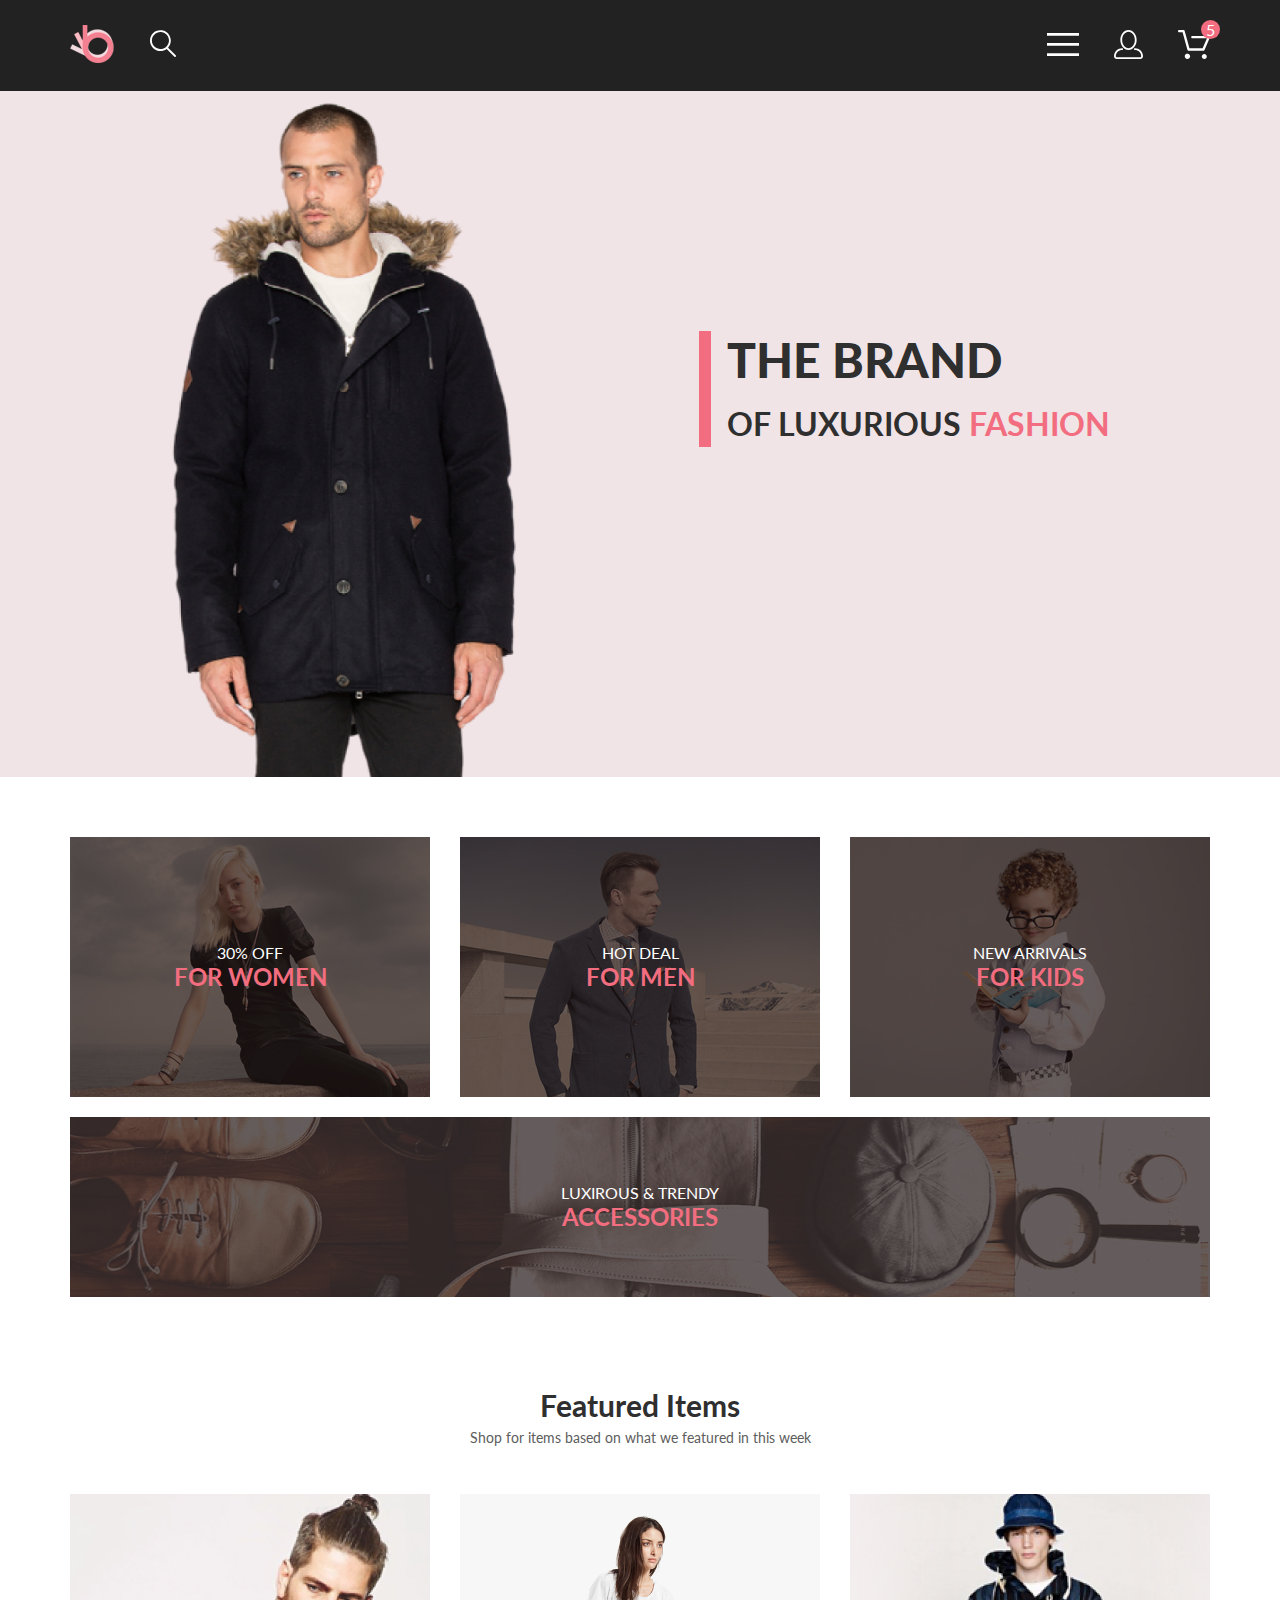
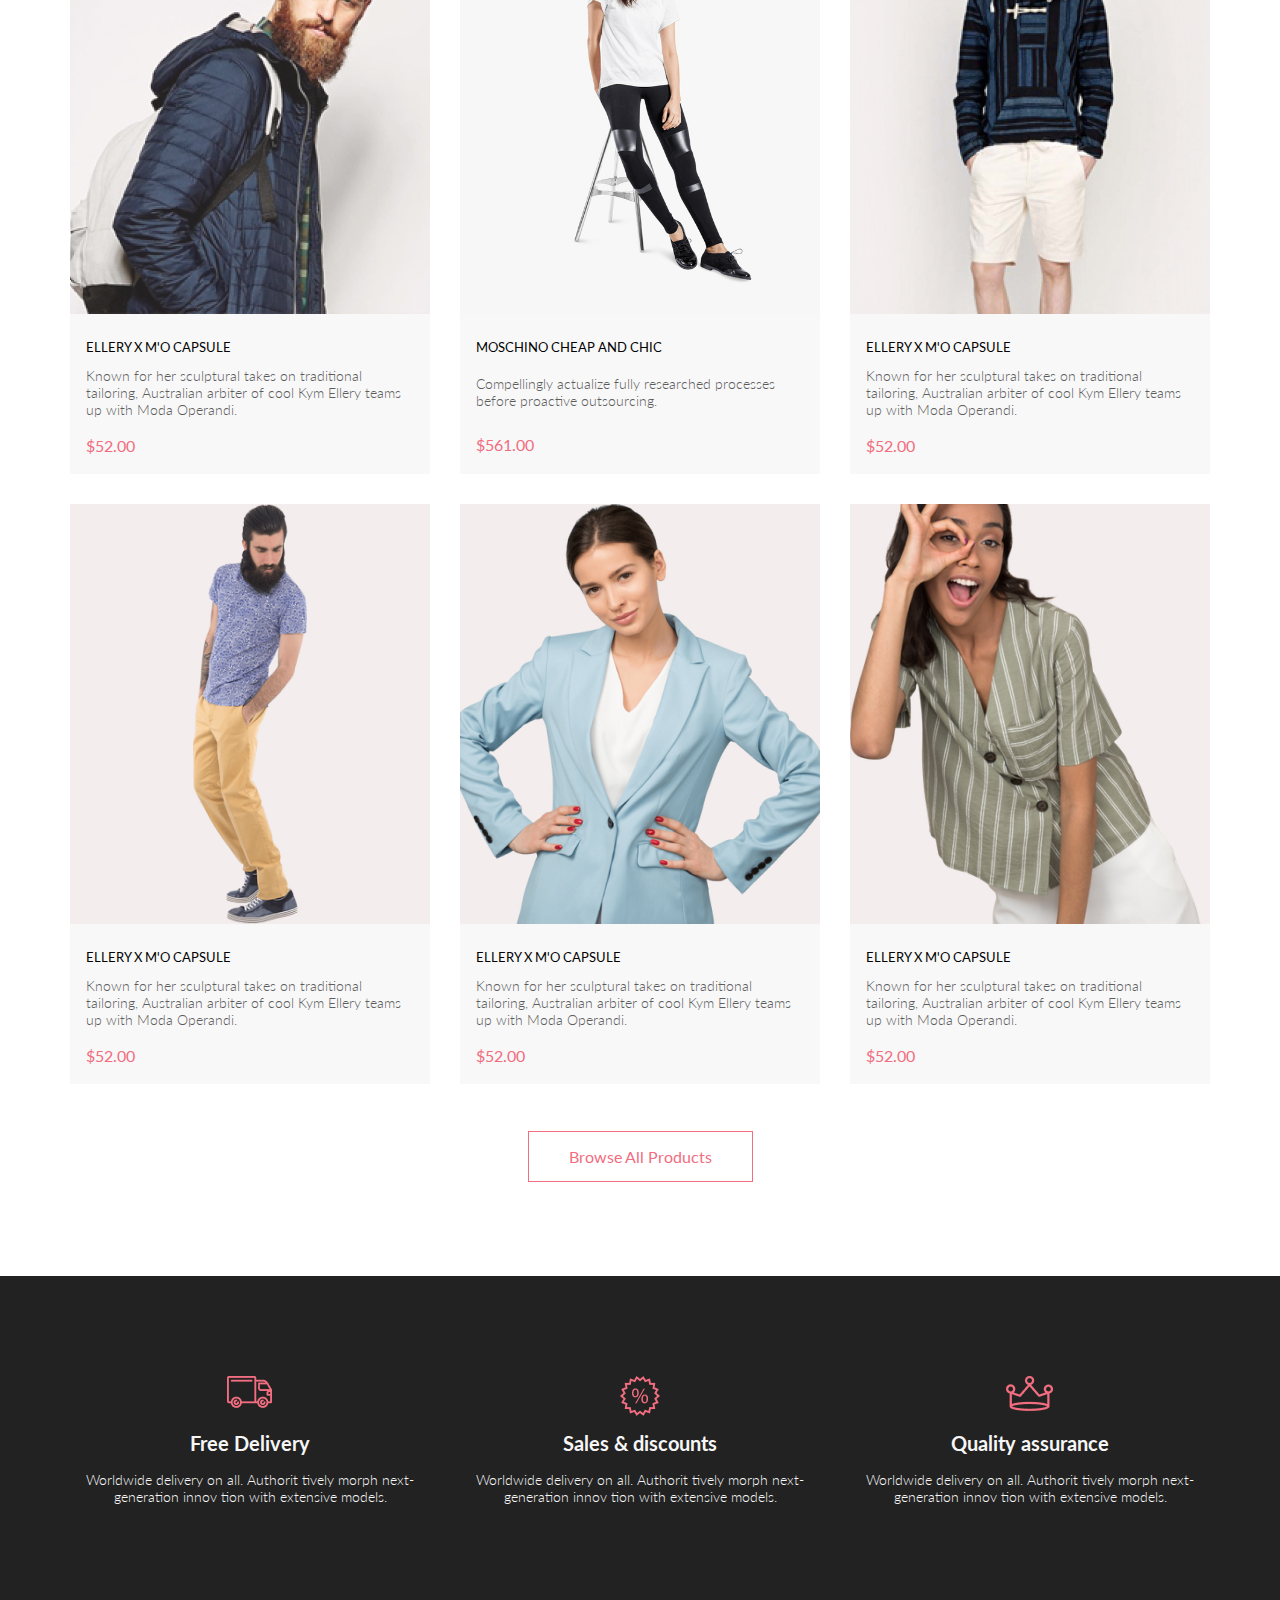
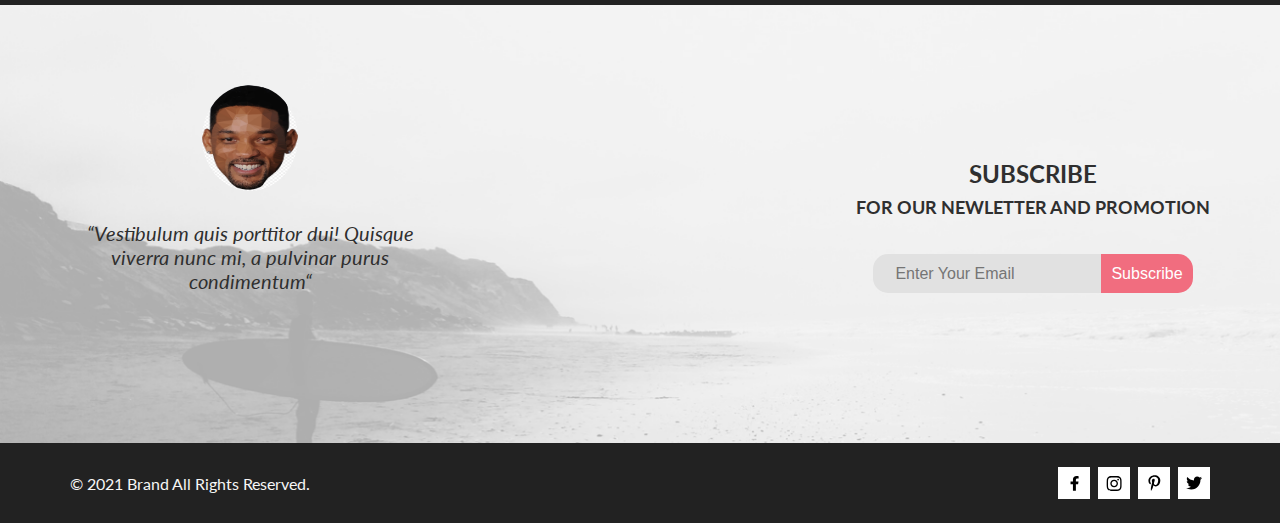
<file: index.html>
<!DOCTYPE html>
<html lang="en">

<head>
	<meta charset="UTF-8">
	<meta http-equiv="X-UA-Compatible" content="IE=edge">
	<meta name="viewport" content="width=device-width, initial-scale=1.0">
	<title>Home</title>
	<link rel="stylesheet" href="css/style.min.css">
</head>

<body>

	<header class="header">
		<div class="container header-wrap">
			<ul class="header-list">
				<li class="header-list__item">
					<a class="logo"><img src="img/header/logo.png" alt="logo"></a>
				</li>
				<li class="header-list__item">
					<button type="button" class="header-list__item--button">
						<svg width="27" height="28" viewBox="0 0 27 28" xmlns="http://www.w3.org/2000/svg">
							<path
								d="M19.0596 17.6259C20.6713 15.8658 21.6282 13.6048 21.7698 11.2225C21.9113 8.84018 21.2288 6.48173 19.8369 4.54318C18.445 2.60463 16.4285 1.20404 14.126 0.576619C11.8234 -0.0508009 9.3751 0.13316 7.19217 1.09761C5.00923 2.06205 3.22463 3.74825 2.13804 5.87302C1.05145 7.9978 0.729054 10.4318 1.225 12.7661C1.72094 15.1005 3.00501 17.1932 4.86158 18.6927C6.71814 20.1922 9.03413 21.0072 11.4206 21.0009C13.673 21.004 15.8645 20.27 17.6606 18.9109L25.4086 26.7179C25.4941 26.807 25.5965 26.8781 25.7099 26.927C25.8232 26.9759 25.9452 27.0017 26.0686 27.0029C26.1923 27.0033 26.3148 26.9782 26.4283 26.9292C26.5419 26.8801 26.6441 26.8082 26.7286 26.7179C26.9025 26.537 26.9997 26.2958 26.9997 26.0449C26.9997 25.794 26.9025 25.5528 26.7286 25.3719L19.0596 17.6259ZM2.88662 10.5009C2.89946 8.81563 3.41094 7.17187 4.35659 5.77685C5.30224 4.38183 6.63972 3.29801 8.20044 2.662C9.76115 2.02599 11.4752 1.86627 13.1266 2.20298C14.7779 2.53969 16.2926 3.35775 17.4797 4.55404C18.6668 5.75033 19.4732 7.27129 19.7972 8.92519C20.1212 10.5791 19.9483 12.2919 19.3002 13.8476C18.6522 15.4034 17.5581 16.7325 16.1559 17.6674C14.7536 18.6023 13.1059 19.1011 11.4206 19.1009C9.14916 19.0901 6.97482 18.1784 5.37484 16.566C3.77486 14.9537 2.87998 12.7724 2.88662 10.5009Z" />
						</svg>
					</button>
				</li>
			</ul>
			<ul class="header-list">
				<li class="header-list__item header-list__item--burger">
					<details>
						<summary><svg width="32" height="23" viewBox="0 0 32 23" xmlns="http://www.w3.org/2000/svg">
								<path d="M0 23V20.31H32V23H0ZM0 12.76V10.07H32V12.76H0ZM0 2.69V0H32V2.69H0Z" />
							</svg></summary>
						<nav class="side-block">
							<button type="button" class="close-btn">
								<svg width="13" height="13" viewBox="0 0 13 13" xmlns="http://www.w3.org/2000/svg">
									<path
										d="M7.4158 6.00409L11.7158 1.71409C11.9041 1.52579 12.0099 1.27039 12.0099 1.00409C12.0099 0.73779 11.9041 0.482395 11.7158 0.294092C11.5275 0.105788 11.2721 0 11.0058 0C10.7395 0 10.4841 0.105788 10.2958 0.294092L6.0058 4.59409L1.7158 0.294092C1.52749 0.105788 1.2721 -1.9841e-09 1.0058 0C0.739497 1.9841e-09 0.484102 0.105788 0.295798 0.294092C0.107495 0.482395 0.0017066 0.73779 0.0017066 1.00409C0.0017066 1.27039 0.107495 1.52579 0.295798 1.71409L4.5958 6.00409L0.295798 10.2941C0.20207 10.3871 0.127676 10.4977 0.0769072 10.6195C0.0261385 10.7414 0 10.8721 0 11.0041C0 11.1361 0.0261385 11.2668 0.0769072 11.3887C0.127676 11.5105 0.20207 11.6211 0.295798 11.7141C0.388761 11.8078 0.499362 11.8822 0.621222 11.933C0.743081 11.9838 0.873786 12.0099 1.0058 12.0099C1.13781 12.0099 1.26852 11.9838 1.39038 11.933C1.51223 11.8822 1.62284 11.8078 1.7158 11.7141L6.0058 7.41409L10.2958 11.7141C10.3888 11.8078 10.4994 11.8822 10.6212 11.933C10.7431 11.9838 10.8738 12.0099 11.0058 12.0099C11.1378 12.0099 11.2685 11.9838 11.3904 11.933C11.5122 11.8822 11.6228 11.8078 11.7158 11.7141C11.8095 11.6211 11.8839 11.5105 11.9347 11.3887C11.9855 11.2668 12.0116 11.1361 12.0116 11.0041C12.0116 10.8721 11.9855 10.7414 11.9347 10.6195C11.8839 10.4977 11.8095 10.3871 11.7158 10.2941L7.4158 6.00409Z" />
								</svg>
							</button>
							<h3 class="side-block__title">MENU</h3>
							<ul class="side-block__list">
								<li>
									<a class="side-block__list-link" href="#">men</a>
									<ul class="side-block__sublist">
										<li><a class="side-block__sublist-link" href="#">Accessories</a></li>
										<li><a class="side-block__sublist-link" href="#">Bags</a></li>
										<li><a class="side-block__sublist-link" href="#">Denim</a></li>
										<li><a class="side-block__sublist-link" href="#">T-shirts</a></li>
									</ul>
								</li>
								<li>
									<a class="side-block__list-link" href="#">women</a>
									<ul class="side-block__sublist">
										<li><a class="side-block__sublist-link" href="#">Accessories</a></li>
										<li><a class="side-block__sublist-link" href="#">Jackets & Coats</a></li>
										<li><a class="side-block__sublist-link" href="#">Polos</a></li>
										<li><a class="side-block__sublist-link" href="#">T-Shirts</a></li>
										<li><a class="side-block__sublist-link" href="#">Shirts</a></li>
									</ul>
								</li>
								<li>
									<a class="side-block__list-link" href="#">kids</a>
									<ul class="side-block__sublist">
										<li><a class="side-block__sublist-link" href="#">Accessories</a></li>
										<li><a class="side-block__sublist-link" href="#">Jackets & Coats</a></li>
										<li><a class="side-block__sublist-link" href="#">Polos</a></li>
										<li><a class="side-block__sublist-link" href="#">T-Shirts</a></li>
										<li><a class="side-block__sublist-link" href="#">Shirts</a></li>
										<li><a class="side-block__sublist-link" href="#">Bags</a></li>
									</ul>
								</li>
							</ul>
						</nav>
					</details>
				</li>
				<li class="header-list__item header-list__item--user">
					<a href="registration.html">
						<svg width="29" height="29" viewBox="0 0 29 29" xmlns="http://www.w3.org/2000/svg">
							<path
								d="M14.5 19.937C19 19.937 22.656 15.464 22.656 9.968C22.656 4.472 19 0 14.5 0C13.3631 0.0217413 12.2463 0.303398 11.2351 0.823397C10.2239 1.34339 9.34507 2.08794 8.66602 3C7.12663 4.99573 6.30819 7.45381 6.34399 9.974C6.34399 15.465 10 19.937 14.5 19.937ZM14.5 1.813C18 1.813 20.844 5.472 20.844 9.969C20.844 14.466 17.998 18.125 14.5 18.125C11.002 18.125 8.15603 14.465 8.15503 9.969C8.15403 5.473 11 1.813 14.5 1.813ZM20.844 18.125C20.6036 18.125 20.373 18.2205 20.203 18.3905C20.033 18.5605 19.9375 18.7911 19.9375 19.0315C19.9375 19.2719 20.033 19.5025 20.203 19.6725C20.373 19.8425 20.6036 19.938 20.844 19.938C22.526 19.9399 24.1386 20.6088 25.3279 21.7982C26.5172 22.9875 27.1861 24.6 27.188 26.282C27.1875 26.5221 27.0918 26.7523 26.922 26.9221C26.7522 27.0918 26.5221 27.1875 26.282 27.188H2.71997C2.47985 27.1875 2.24975 27.0918 2.07996 26.9221C1.91016 26.7523 1.81449 26.5221 1.81396 26.282C1.81608 24.6001 2.48517 22.9877 3.67444 21.7985C4.86371 20.6092 6.47608 19.9401 8.15796 19.938C8.39824 19.938 8.62868 19.8425 8.79858 19.6726C8.96849 19.5027 9.06396 19.2723 9.06396 19.032C9.06396 18.7917 8.96849 18.5613 8.79858 18.3914C8.62868 18.2215 8.39824 18.126 8.15796 18.126C5.99541 18.1279 3.92201 18.9875 2.39258 20.5164C0.863144 22.0453 0.00264777 24.1185 0 26.281C0.000794067 27.0019 0.287502 27.693 0.797241 28.2027C1.30698 28.7125 1.99811 28.9992 2.71899 29H26.282C27.0027 28.9989 27.6936 28.7121 28.2031 28.2024C28.7126 27.6927 28.9992 27.0017 29 26.281C28.9974 24.1187 28.1372 22.0457 26.6083 20.5168C25.0793 18.9878 23.0063 18.1276 20.844 18.125Z" />
						</svg>
					</a>
				</li>
				<li class="header-list__item header-list__item--cart">
					<a href="cart.html">
						<svg width="32" height="29" viewBox="0 0 32 29" xmlns="http://www.w3.org/2000/svg">
							<path
								d="M26.2009 29C25.5532 28.9738 24.9415 28.6948 24.4972 28.2227C24.0529 27.7506 23.8114 27.1232 23.8245 26.475C23.8376 25.8269 24.1043 25.2097 24.5673 24.7559C25.0303 24.3022 25.6527 24.048 26.301 24.048C26.9493 24.048 27.5717 24.3022 28.0347 24.7559C28.4977 25.2097 28.7644 25.8269 28.7775 26.475C28.7906 27.1232 28.549 27.7506 28.1047 28.2227C27.6604 28.6948 27.0488 28.9738 26.401 29H26.2009ZM6.75293 26.32C6.75293 25.79 6.91011 25.2718 7.20459 24.8311C7.49907 24.3904 7.91764 24.0469 8.40735 23.844C8.89705 23.6412 9.43594 23.5881 9.95581 23.6915C10.4757 23.7949 10.9532 24.0502 11.328 24.425C11.7028 24.7998 11.9581 25.2773 12.0615 25.7972C12.1649 26.317 12.1118 26.8559 11.9089 27.3456C11.7061 27.8353 11.3626 28.2539 10.9219 28.5483C10.4812 28.8428 9.96304 29 9.43298 29C9.08087 29.0003 8.73212 28.9311 8.40674 28.7966C8.08136 28.662 7.78569 28.4646 7.53662 28.2158C7.28755 27.9669 7.09001 27.6713 6.9552 27.3461C6.82039 27.0208 6.75098 26.6721 6.75098 26.32H6.75293ZM10.553 20.686C10.2935 20.6868 10.0409 20.6024 9.83411 20.4457C9.62727 20.2891 9.47758 20.0689 9.40796 19.819L4.57495 2.36401H1.18201C0.868521 2.36401 0.567859 2.23947 0.346191 2.01781C0.124523 1.79614 0 1.49549 0 1.18201C0 0.868519 0.124523 0.567873 0.346191 0.346205C0.567859 0.124537 0.868521 5.81268e-06 1.18201 5.81268e-06H5.46301C5.7225 -0.00080736 5.97504 0.0837201 6.18176 0.240568C6.38848 0.397416 6.53784 0.617884 6.60693 0.868006L11.4399 18.323H24.6179L29.001 8.27501H14.401C14.2428 8.27961 14.0854 8.25242 13.9379 8.19507C13.7904 8.13771 13.6559 8.05134 13.5424 7.94108C13.4288 7.83082 13.3386 7.69891 13.277 7.55315C13.2154 7.40739 13.1836 7.25075 13.1836 7.0925C13.1836 6.93426 13.2154 6.77762 13.277 6.63186C13.3386 6.4861 13.4288 6.35419 13.5424 6.24393C13.6559 6.13367 13.7904 6.0473 13.9379 5.98994C14.0854 5.93259 14.2428 5.90541 14.401 5.91001H30.814C31.0097 5.90996 31.2022 5.95866 31.3744 6.05172C31.5465 6.14478 31.6928 6.27926 31.7999 6.44301C31.9078 6.60729 31.9734 6.79569 31.9908 6.99145C32.0083 7.18721 31.9771 7.38424 31.9 7.565L26.495 19.977C26.4026 20.1876 26.251 20.3668 26.0585 20.4927C25.866 20.6186 25.641 20.6858 25.411 20.686H10.553Z" />
						</svg>
					</a>
				</li>
			</ul>
		</div>
	</header>

	<main class="main">

		<section class="banner">
			<div class="container banner-wrap">
				<h1 class="banner__title">
					THE BRAND<br><span>OF&nbsp;LUXURIOUS&nbsp;<span>FASHION</span></span>
				</h1>
			</div>
		</section>

		<section class="categories">
			<h3 class="visibility-hidden">Categories</h3>
			<div class="container">
				<ul class="categories-wrap">
					<li class="category-box" style="background-image: url(img/homepage/offer-women.jpg);">
						<a href="#" class="category-box__link">30% OFF<br><span>FOR WOMEN</span></a>
					</li>
					<li class="category-box" style="background-image: url(img/homepage/offer-men.jpg);">
						<a href="#" class="category-box__link">HOT DEAL<br><span>FOR MEN</span></a>
					</li>
					<li class="category-box" style="background-image: url(img/homepage/offer-kids.jpg);">
						<a href="#" class="category-box__link">NEW ARRIVALS<br><span>FOR KIDS</span></a>
					</li>
					<li class="category-box" style="background-image: url(img/homepage/offer-acc.jpg);">
						<a href="#" class="category-box__link">LUXIROUS & TRENDY<br><span>ACCESSORIES</span></a>
					</li>
				</ul>
			</div>
		</section>

		<section class="showcase">
			<div class="container">
				<h2 class="showcase__title">Featured Items</h2>
				<p class="showcase__text">Shop for items based on what we featured in this week</p>
				<ul class="showcase-wrap">
					<li class="showcase-box">
						<div class="showcase-box__filter"><button class="showcase-box__button">
								<svg width="27" height="25" viewBox="0 0 27 25" xmlns="http://www.w3.org/2000/svg">
									<path
										d="M21.876 22.2662C21.921 22.2549 21.9423 22.2339 21.96 22.2129C21.9678 22.2037 21.9756 22.1946 21.9835 22.1855C22.02 22.1438 22.0233 22.0553 22.0224 22.0105C22.0092 21.9044 21.9185 21.8315 21.8412 21.8315C21.8375 21.8315 21.8336 21.8317 21.8312 21.8318C21.7531 21.8372 21.6653 21.9409 21.6719 22.0625C21.6813 22.1793 21.7675 22.2662 21.8392 22.2662H21.876ZM8.21954 22.2599C8.31873 22.2599 8.39935 22.1655 8.39935 22.0496C8.39935 21.9341 8.31873 21.8401 8.21954 21.8401C8.12042 21.8401 8.03973 21.9341 8.03973 22.0496C8.03973 22.1655 8.12042 22.2599 8.21954 22.2599ZM21.9995 24.2662C21.9517 24.2662 21.8878 24.2662 21.8392 24.2662C20.7017 24.2662 19.7567 23.3545 19.6765 22.198C19.5964 20.9929 20.4937 19.9183 21.6953 19.8364C21.7441 19.8331 21.7928 19.8315 21.8412 19.8315C22.9799 19.8315 23.9413 20.7324 24.019 21.8884C24.0505 22.4915 23.8741 23.0612 23.4898 23.5012C23.1055 23.9575 22.5764 24.2177 21.9995 24.2662ZM8.21954 24.2599C7.01532 24.2599 6.03973 23.2709 6.03973 22.0496C6.03973 20.8291 7.01532 19.8401 8.21954 19.8401C9.42371 19.8401 10.3994 20.8291 10.3994 22.0496C10.3994 23.2709 9.42371 24.2599 8.21954 24.2599ZM21.1984 17.3938H9.13306C8.70013 17.3938 8.31586 17.1005 8.20331 16.6775L4.27753 2.24768H1.52173C0.993408 2.24768 0.560547 1.80859 0.560547 1.27039C0.560547 0.733032 0.993408 0.292969 1.52173 0.292969H4.99933C5.43134 0.292969 5.81561 0.586304 5.9281 1.01025L9.85394 15.4391H20.5576L24.1144 7.13379H12.2578C11.7286 7.13379 11.2957 6.69373 11.2957 6.15649C11.2957 5.61914 11.7286 5.17908 12.2578 5.17908H25.5886C25.9091 5.17908 26.2141 5.34192 26.3896 5.61914C26.566 5.89539 26.5984 6.23743 26.4697 6.547L22.0795 16.807C21.9193 17.1653 21.5827 17.3938 21.1984 17.3938Z" />
								</svg>
								Add to Cart
							</button>
						</div>
						<img class="showcase-box__image" src="img/product-cards/m-1.jpg" alt="product">
						<div class="showcase-textblock">
							<a href="#" class="showcase-textblock__link">ELLERY X M'O CAPSULE</a>
							<p class="showcase-textblock__description">Known for her sculptural takes on traditional tailoring,
								Australian arbiter of cool Kym Ellery teams up with Moda Operandi.</p>
							<span class="showcase-textblock__price">$52.00</span>
						</div>
					</li>
					<li class="showcase-box">
						<div class="showcase-box__filter"><button class="showcase-box__button">
								<svg width="27" height="25" viewBox="0 0 27 25" xmlns="http://www.w3.org/2000/svg">
									<path
										d="M21.876 22.2662C21.921 22.2549 21.9423 22.2339 21.96 22.2129C21.9678 22.2037 21.9756 22.1946 21.9835 22.1855C22.02 22.1438 22.0233 22.0553 22.0224 22.0105C22.0092 21.9044 21.9185 21.8315 21.8412 21.8315C21.8375 21.8315 21.8336 21.8317 21.8312 21.8318C21.7531 21.8372 21.6653 21.9409 21.6719 22.0625C21.6813 22.1793 21.7675 22.2662 21.8392 22.2662H21.876ZM8.21954 22.2599C8.31873 22.2599 8.39935 22.1655 8.39935 22.0496C8.39935 21.9341 8.31873 21.8401 8.21954 21.8401C8.12042 21.8401 8.03973 21.9341 8.03973 22.0496C8.03973 22.1655 8.12042 22.2599 8.21954 22.2599ZM21.9995 24.2662C21.9517 24.2662 21.8878 24.2662 21.8392 24.2662C20.7017 24.2662 19.7567 23.3545 19.6765 22.198C19.5964 20.9929 20.4937 19.9183 21.6953 19.8364C21.7441 19.8331 21.7928 19.8315 21.8412 19.8315C22.9799 19.8315 23.9413 20.7324 24.019 21.8884C24.0505 22.4915 23.8741 23.0612 23.4898 23.5012C23.1055 23.9575 22.5764 24.2177 21.9995 24.2662ZM8.21954 24.2599C7.01532 24.2599 6.03973 23.2709 6.03973 22.0496C6.03973 20.8291 7.01532 19.8401 8.21954 19.8401C9.42371 19.8401 10.3994 20.8291 10.3994 22.0496C10.3994 23.2709 9.42371 24.2599 8.21954 24.2599ZM21.1984 17.3938H9.13306C8.70013 17.3938 8.31586 17.1005 8.20331 16.6775L4.27753 2.24768H1.52173C0.993408 2.24768 0.560547 1.80859 0.560547 1.27039C0.560547 0.733032 0.993408 0.292969 1.52173 0.292969H4.99933C5.43134 0.292969 5.81561 0.586304 5.9281 1.01025L9.85394 15.4391H20.5576L24.1144 7.13379H12.2578C11.7286 7.13379 11.2957 6.69373 11.2957 6.15649C11.2957 5.61914 11.7286 5.17908 12.2578 5.17908H25.5886C25.9091 5.17908 26.2141 5.34192 26.3896 5.61914C26.566 5.89539 26.5984 6.23743 26.4697 6.547L22.0795 16.807C21.9193 17.1653 21.5827 17.3938 21.1984 17.3938Z" />
								</svg>
								Add to Cart
							</button>
						</div>
						<img class="showcase-box__image" src="img/product-cards/w-4.png" alt="product">
						<div class="showcase-textblock">
							<a href="product-page.html" class="showcase-textblock__link">MOSCHINO CHEAP AND CHIC</a>
							<p class="showcase-textblock__description">Compellingly actualize fully researched processes before
								proactive outsourcing. </p>
							<span class="showcase-textblock__price">$561.00</span>
						</div>
					</li>
					<li class="showcase-box">
						<div class="showcase-box__filter"><button class="showcase-box__button">
								<svg width="27" height="25" viewBox="0 0 27 25" xmlns="http://www.w3.org/2000/svg">
									<path
										d="M21.876 22.2662C21.921 22.2549 21.9423 22.2339 21.96 22.2129C21.9678 22.2037 21.9756 22.1946 21.9835 22.1855C22.02 22.1438 22.0233 22.0553 22.0224 22.0105C22.0092 21.9044 21.9185 21.8315 21.8412 21.8315C21.8375 21.8315 21.8336 21.8317 21.8312 21.8318C21.7531 21.8372 21.6653 21.9409 21.6719 22.0625C21.6813 22.1793 21.7675 22.2662 21.8392 22.2662H21.876ZM8.21954 22.2599C8.31873 22.2599 8.39935 22.1655 8.39935 22.0496C8.39935 21.9341 8.31873 21.8401 8.21954 21.8401C8.12042 21.8401 8.03973 21.9341 8.03973 22.0496C8.03973 22.1655 8.12042 22.2599 8.21954 22.2599ZM21.9995 24.2662C21.9517 24.2662 21.8878 24.2662 21.8392 24.2662C20.7017 24.2662 19.7567 23.3545 19.6765 22.198C19.5964 20.9929 20.4937 19.9183 21.6953 19.8364C21.7441 19.8331 21.7928 19.8315 21.8412 19.8315C22.9799 19.8315 23.9413 20.7324 24.019 21.8884C24.0505 22.4915 23.8741 23.0612 23.4898 23.5012C23.1055 23.9575 22.5764 24.2177 21.9995 24.2662ZM8.21954 24.2599C7.01532 24.2599 6.03973 23.2709 6.03973 22.0496C6.03973 20.8291 7.01532 19.8401 8.21954 19.8401C9.42371 19.8401 10.3994 20.8291 10.3994 22.0496C10.3994 23.2709 9.42371 24.2599 8.21954 24.2599ZM21.1984 17.3938H9.13306C8.70013 17.3938 8.31586 17.1005 8.20331 16.6775L4.27753 2.24768H1.52173C0.993408 2.24768 0.560547 1.80859 0.560547 1.27039C0.560547 0.733032 0.993408 0.292969 1.52173 0.292969H4.99933C5.43134 0.292969 5.81561 0.586304 5.9281 1.01025L9.85394 15.4391H20.5576L24.1144 7.13379H12.2578C11.7286 7.13379 11.2957 6.69373 11.2957 6.15649C11.2957 5.61914 11.7286 5.17908 12.2578 5.17908H25.5886C25.9091 5.17908 26.2141 5.34192 26.3896 5.61914C26.566 5.89539 26.5984 6.23743 26.4697 6.547L22.0795 16.807C21.9193 17.1653 21.5827 17.3938 21.1984 17.3938Z" />
								</svg>
								Add to Cart
							</button>
						</div>
						<img class="showcase-box__image" src="img/product-cards/m-2.jpg" alt="product">
						<div class="showcase-textblock">
							<a href="#" class="showcase-textblock__link">ELLERY X M'O CAPSULE</a>
							<p class="showcase-textblock__description">Known for her sculptural takes on traditional tailoring,
								Australian arbiter of cool Kym Ellery teams up with Moda Operandi.</p>
							<span class="showcase-textblock__price">$52.00</span>
						</div>
					</li>
					<li class="showcase-box">
						<div class="showcase-box__filter"><button class="showcase-box__button">
								<svg width="27" height="25" viewBox="0 0 27 25" xmlns="http://www.w3.org/2000/svg">
									<path
										d="M21.876 22.2662C21.921 22.2549 21.9423 22.2339 21.96 22.2129C21.9678 22.2037 21.9756 22.1946 21.9835 22.1855C22.02 22.1438 22.0233 22.0553 22.0224 22.0105C22.0092 21.9044 21.9185 21.8315 21.8412 21.8315C21.8375 21.8315 21.8336 21.8317 21.8312 21.8318C21.7531 21.8372 21.6653 21.9409 21.6719 22.0625C21.6813 22.1793 21.7675 22.2662 21.8392 22.2662H21.876ZM8.21954 22.2599C8.31873 22.2599 8.39935 22.1655 8.39935 22.0496C8.39935 21.9341 8.31873 21.8401 8.21954 21.8401C8.12042 21.8401 8.03973 21.9341 8.03973 22.0496C8.03973 22.1655 8.12042 22.2599 8.21954 22.2599ZM21.9995 24.2662C21.9517 24.2662 21.8878 24.2662 21.8392 24.2662C20.7017 24.2662 19.7567 23.3545 19.6765 22.198C19.5964 20.9929 20.4937 19.9183 21.6953 19.8364C21.7441 19.8331 21.7928 19.8315 21.8412 19.8315C22.9799 19.8315 23.9413 20.7324 24.019 21.8884C24.0505 22.4915 23.8741 23.0612 23.4898 23.5012C23.1055 23.9575 22.5764 24.2177 21.9995 24.2662ZM8.21954 24.2599C7.01532 24.2599 6.03973 23.2709 6.03973 22.0496C6.03973 20.8291 7.01532 19.8401 8.21954 19.8401C9.42371 19.8401 10.3994 20.8291 10.3994 22.0496C10.3994 23.2709 9.42371 24.2599 8.21954 24.2599ZM21.1984 17.3938H9.13306C8.70013 17.3938 8.31586 17.1005 8.20331 16.6775L4.27753 2.24768H1.52173C0.993408 2.24768 0.560547 1.80859 0.560547 1.27039C0.560547 0.733032 0.993408 0.292969 1.52173 0.292969H4.99933C5.43134 0.292969 5.81561 0.586304 5.9281 1.01025L9.85394 15.4391H20.5576L24.1144 7.13379H12.2578C11.7286 7.13379 11.2957 6.69373 11.2957 6.15649C11.2957 5.61914 11.7286 5.17908 12.2578 5.17908H25.5886C25.9091 5.17908 26.2141 5.34192 26.3896 5.61914C26.566 5.89539 26.5984 6.23743 26.4697 6.547L22.0795 16.807C21.9193 17.1653 21.5827 17.3938 21.1984 17.3938Z" />
								</svg>
								Add to Cart
							</button>
						</div>
						<img class="showcase-box__image" src="img/product-cards/m-4.jpg" alt="product">
						<div class="showcase-textblock">
							<a href="#" class="showcase-textblock__link">ELLERY X M'O CAPSULE</a>
							<p class="showcase-textblock__description">Known for her sculptural takes on traditional tailoring,
								Australian arbiter of cool Kym Ellery teams up with Moda Operandi.</p>
							<span class="showcase-textblock__price">$52.00</span>
						</div>
					</li>
					<li class="showcase-box">
						<div class="showcase-box__filter"><button class="showcase-box__button">
								<svg width="27" height="25" viewBox="0 0 27 25" xmlns="http://www.w3.org/2000/svg">
									<path
										d="M21.876 22.2662C21.921 22.2549 21.9423 22.2339 21.96 22.2129C21.9678 22.2037 21.9756 22.1946 21.9835 22.1855C22.02 22.1438 22.0233 22.0553 22.0224 22.0105C22.0092 21.9044 21.9185 21.8315 21.8412 21.8315C21.8375 21.8315 21.8336 21.8317 21.8312 21.8318C21.7531 21.8372 21.6653 21.9409 21.6719 22.0625C21.6813 22.1793 21.7675 22.2662 21.8392 22.2662H21.876ZM8.21954 22.2599C8.31873 22.2599 8.39935 22.1655 8.39935 22.0496C8.39935 21.9341 8.31873 21.8401 8.21954 21.8401C8.12042 21.8401 8.03973 21.9341 8.03973 22.0496C8.03973 22.1655 8.12042 22.2599 8.21954 22.2599ZM21.9995 24.2662C21.9517 24.2662 21.8878 24.2662 21.8392 24.2662C20.7017 24.2662 19.7567 23.3545 19.6765 22.198C19.5964 20.9929 20.4937 19.9183 21.6953 19.8364C21.7441 19.8331 21.7928 19.8315 21.8412 19.8315C22.9799 19.8315 23.9413 20.7324 24.019 21.8884C24.0505 22.4915 23.8741 23.0612 23.4898 23.5012C23.1055 23.9575 22.5764 24.2177 21.9995 24.2662ZM8.21954 24.2599C7.01532 24.2599 6.03973 23.2709 6.03973 22.0496C6.03973 20.8291 7.01532 19.8401 8.21954 19.8401C9.42371 19.8401 10.3994 20.8291 10.3994 22.0496C10.3994 23.2709 9.42371 24.2599 8.21954 24.2599ZM21.1984 17.3938H9.13306C8.70013 17.3938 8.31586 17.1005 8.20331 16.6775L4.27753 2.24768H1.52173C0.993408 2.24768 0.560547 1.80859 0.560547 1.27039C0.560547 0.733032 0.993408 0.292969 1.52173 0.292969H4.99933C5.43134 0.292969 5.81561 0.586304 5.9281 1.01025L9.85394 15.4391H20.5576L24.1144 7.13379H12.2578C11.7286 7.13379 11.2957 6.69373 11.2957 6.15649C11.2957 5.61914 11.7286 5.17908 12.2578 5.17908H25.5886C25.9091 5.17908 26.2141 5.34192 26.3896 5.61914C26.566 5.89539 26.5984 6.23743 26.4697 6.547L22.0795 16.807C21.9193 17.1653 21.5827 17.3938 21.1984 17.3938Z" />
								</svg>
								Add to Cart
							</button>
						</div>
						<img class="showcase-box__image" src="img/product-cards/w-2.jpg" alt="product">
						<div class="showcase-textblock">
							<a href="#" class="showcase-textblock__link">ELLERY X M'O CAPSULE</a>
							<p class="showcase-textblock__description">Known for her sculptural takes on traditional tailoring,
								Australian arbiter of cool Kym Ellery teams up with Moda Operandi.</p>
							<span class="showcase-textblock__price">$52.00</span>
						</div>
					</li>
					<li class="showcase-box">
						<div class="showcase-box__filter"><button class="showcase-box__button">
								<svg width="27" height="25" viewBox="0 0 27 25" xmlns="http://www.w3.org/2000/svg">
									<path
										d="M21.876 22.2662C21.921 22.2549 21.9423 22.2339 21.96 22.2129C21.9678 22.2037 21.9756 22.1946 21.9835 22.1855C22.02 22.1438 22.0233 22.0553 22.0224 22.0105C22.0092 21.9044 21.9185 21.8315 21.8412 21.8315C21.8375 21.8315 21.8336 21.8317 21.8312 21.8318C21.7531 21.8372 21.6653 21.9409 21.6719 22.0625C21.6813 22.1793 21.7675 22.2662 21.8392 22.2662H21.876ZM8.21954 22.2599C8.31873 22.2599 8.39935 22.1655 8.39935 22.0496C8.39935 21.9341 8.31873 21.8401 8.21954 21.8401C8.12042 21.8401 8.03973 21.9341 8.03973 22.0496C8.03973 22.1655 8.12042 22.2599 8.21954 22.2599ZM21.9995 24.2662C21.9517 24.2662 21.8878 24.2662 21.8392 24.2662C20.7017 24.2662 19.7567 23.3545 19.6765 22.198C19.5964 20.9929 20.4937 19.9183 21.6953 19.8364C21.7441 19.8331 21.7928 19.8315 21.8412 19.8315C22.9799 19.8315 23.9413 20.7324 24.019 21.8884C24.0505 22.4915 23.8741 23.0612 23.4898 23.5012C23.1055 23.9575 22.5764 24.2177 21.9995 24.2662ZM8.21954 24.2599C7.01532 24.2599 6.03973 23.2709 6.03973 22.0496C6.03973 20.8291 7.01532 19.8401 8.21954 19.8401C9.42371 19.8401 10.3994 20.8291 10.3994 22.0496C10.3994 23.2709 9.42371 24.2599 8.21954 24.2599ZM21.1984 17.3938H9.13306C8.70013 17.3938 8.31586 17.1005 8.20331 16.6775L4.27753 2.24768H1.52173C0.993408 2.24768 0.560547 1.80859 0.560547 1.27039C0.560547 0.733032 0.993408 0.292969 1.52173 0.292969H4.99933C5.43134 0.292969 5.81561 0.586304 5.9281 1.01025L9.85394 15.4391H20.5576L24.1144 7.13379H12.2578C11.7286 7.13379 11.2957 6.69373 11.2957 6.15649C11.2957 5.61914 11.7286 5.17908 12.2578 5.17908H25.5886C25.9091 5.17908 26.2141 5.34192 26.3896 5.61914C26.566 5.89539 26.5984 6.23743 26.4697 6.547L22.0795 16.807C21.9193 17.1653 21.5827 17.3938 21.1984 17.3938Z" />
								</svg>
								Add to Cart
							</button>
						</div>
						<img class="showcase-box__image" src="img/product-cards/w-3.jpg" alt="product">
						<div class="showcase-textblock">
							<a href="#" class="showcase-textblock__link">ELLERY X M'O CAPSULE</a>
							<p class="showcase-textblock__description">Known for her sculptural takes on traditional tailoring,
								Australian arbiter of cool Kym Ellery teams up with Moda Operandi.</p>
							<span class="showcase-textblock__price">$52.00</span>
						</div>
					</li>
				</ul>
				<a class="showcase__link" href="catalog.html">Browse All Products</a>
			</div>
		</section>

	</main>

	<section class="advantages">
		<h3 class="visibility-hidden">Advantages</h3>
		<div class="container">
			<ul class="advantages-wrap">
				<li class="advantage-box" style="background-image: url(img/advantages/ad-1.png);">
					<h2 class="advantage-box__title">Free Delivery</h2>
					<p class="advantage-box__text">
						Worldwide delivery on all. Authorit tively morph next-generation innov tion with extensive models.
					</p>
				</li>
				<li class="advantage-box" style="background-image: url(img/advantages/ad-2.png);">
					<h2 class="advantage-box__title">Sales & discounts</h2>
					<p class="advantage-box__text">
						Worldwide delivery on all. Authorit tively morph next-generation innov tion with extensive models.
					</p>
				</li>
				<li class="advantage-box" style="background-image: url(img/advantages/ad-3.png);">
					<h2 class="advantage-box__title">Quality assurance</h2>
					<p class="advantage-box__text">
						Worldwide delivery on all. Authorit tively morph next-generation innov tion with extensive models.
					</p>
				</li>
			</ul>
		</div>
	</section>

	<section class="feedback">
		<h3 class="visibility-hidden">Feedback</h3>
		<div class="container feedback-wrap">
			<div class="feedback-response">
				<img class="feedback-response__image" src="img/feedback/face.jpg" alt="face" width="96" height="106">
				<i class="feedback-response__text">
					“Vestibulum quis porttitor dui! Quisque viverra nunc mi, a pulvinar purus condimentum“
				</i>
			</div>
			<div class="feedback-form">
				<h2 class="feedback-form__title">
					<span>SUBSCRIBE</span><br>FOR OUR NEWLETTER AND PROMOTION
				</h2>
				<input type="email" required class="feedback-form__input" placeholder="Enter Your Email">
				<button type="submit" class="feedback-form__button">Subscribe</button>
			</div>
		</div>
	</section>

	<footer class="footer">
		<div class="container footer-wrap">
			<p class="copyright">
				&copy; 2021 Brand All Rights Reserved.
			</p>
			<ul class="social-box">
				<li class="social-box__item">
					<a href="#" target="_blank">
						<svg width="9" height="15" viewBox="0 0 9 15" xmlns="http://www.w3.org/2000/svg">
							<path
								d="M8.08836 8.28L8.50686 5.61602H5.89022V3.88729C5.89022 3.15847 6.25574 2.44806 7.42765 2.44806H8.61722V0.179975C8.61722 0.179975 7.53772 0 6.50561 0C4.35073 0 2.9422 1.27593 2.9422 3.5857V5.61602H0.546875V8.28H2.9422V14.72H5.89022V8.28H8.08836Z" />
						</svg>
					</a>
				</li>
				<li class="social-box__item">
					<a href="#" target="_blank">
						<svg width="16" height="15" viewBox="0 0 16 15" xmlns="http://www.w3.org/2000/svg">
							<path
								d="M8.13897 3.68159C6.02383 3.68159 4.31774 5.38491 4.31774 7.49663C4.31774 9.60835 6.02383 11.3117 8.13897 11.3117C10.2541 11.3117 11.9602 9.60835 11.9602 7.49663C11.9602 5.38491 10.2541 3.68159 8.13897 3.68159ZM8.13897 9.9769C6.77211 9.9769 5.65467 8.8646 5.65467 7.49663C5.65467 6.12866 6.76878 5.01636 8.13897 5.01636C9.50915 5.01636 10.6233 6.12866 10.6233 7.49663C10.6233 8.8646 9.50583 9.9769 8.13897 9.9769ZM13.0078 3.52554C13.0078 4.02026 12.6087 4.41538 12.1165 4.41538C11.621 4.41538 11.2252 4.01694 11.2252 3.52554C11.2252 3.03413 11.6243 2.63569 12.1165 2.63569C12.6087 2.63569 13.0078 3.03413 13.0078 3.52554ZM15.5386 4.42866C15.4821 3.23667 15.2094 2.18081 14.3347 1.31089C13.4634 0.440967 12.4058 0.168701 11.2119 0.108936C9.9814 0.039209 6.29321 0.039209 5.0627 0.108936C3.8721 0.165381 2.81453 0.437646 1.93987 1.30757C1.06522 2.17749 0.795836 3.23335 0.735973 4.42534C0.666134 5.65386 0.666134 9.33608 0.735973 10.5646C0.79251 11.7566 1.06522 12.8124 1.93987 13.6824C2.81453 14.5523 3.86878 14.8246 5.0627 14.8843C6.29321 14.9541 9.9814 14.9541 11.2119 14.8843C12.4058 14.8279 13.4634 14.5556 14.3347 13.6824C15.2061 12.8124 15.4788 11.7566 15.5386 10.5646C15.6085 9.33608 15.6085 5.65718 15.5386 4.42866ZM13.949 11.8828C13.6895 12.5335 13.1874 13.0349 12.5322 13.2972C11.5511 13.6857 9.22314 13.596 8.13897 13.596C7.05479 13.596 4.72348 13.6824 3.74573 13.2972C3.09389 13.0382 2.59171 12.5369 2.32898 11.8828C1.93987 10.9033 2.02967 8.57905 2.02967 7.49663C2.02967 6.41421 1.9432 4.08667 2.32898 3.1105C2.58838 2.45972 3.09056 1.95835 3.74573 1.69604C4.7268 1.30757 7.05479 1.39722 8.13897 1.39722C9.22314 1.39722 11.5545 1.31089 12.5322 1.69604C13.184 1.95503 13.6862 2.4564 13.949 3.1105C14.3381 4.08999 14.2483 6.41421 14.2483 7.49663C14.2483 8.57905 14.3381 10.9066 13.949 11.8828Z" />
						</svg>
					</a>
				</li>
				<li class="social-box__item">
					<a href="#" target="_blank">
						<svg width="13" height="16" viewBox="0 0 13 16" xmlns="http://www.w3.org/2000/svg">
							<path
								d="M6.74032 0.203125C3.55564 0.203125 0.408203 2.34063 0.408203 5.8C0.408203 8 1.63738 9.25 2.38233 9.25C2.68963 9.25 2.86655 8.3875 2.86655 8.14375C2.86655 7.85313 2.13091 7.23438 2.13091 6.025C2.13091 3.5125 4.03055 1.73125 6.4889 1.73125C8.60271 1.73125 10.1671 2.94062 10.1671 5.1625C10.1671 6.82187 9.50597 9.93437 7.36422 9.93437C6.59133 9.93437 5.93018 9.37187 5.93018 8.56563C5.93018 7.38438 6.74963 6.24062 6.74963 5.02187C6.74963 2.95312 3.835 3.32812 3.835 5.82812C3.835 6.35313 3.90018 6.93437 4.13298 7.4125C3.70463 9.26875 2.82931 12.0344 2.82931 13.9469C2.82931 14.5375 2.91311 15.1188 2.96899 15.7094C3.07452 15.8281 3.02175 15.8156 3.18316 15.7563C4.74757 13.6 4.69169 13.1781 5.3994 10.3562C5.78119 11.0875 6.76826 11.4812 7.55046 11.4812C10.8469 11.4812 12.3275 8.24688 12.3275 5.33125C12.3275 2.22813 9.66427 0.203125 6.74032 0.203125Z" />
						</svg>

					</a>
				</li>
				<li class="social-box__item">
					<a href="#" target="_blank">
						<svg width="17" height="14" viewBox="0 0 17 14" xmlns="http://www.w3.org/2000/svg">
							<path
								d="M14.417 3.74052C14.427 3.88264 14.427 4.0248 14.427 4.16692C14.427 8.50192 11.1498 13.4969 5.15986 13.4969C3.31448 13.4969 1.60022 12.9588 0.158203 12.0248C0.420396 12.0552 0.67247 12.0654 0.944752 12.0654C2.46741 12.0654 3.8691 11.5476 4.98843 10.6644C3.5565 10.6339 2.3565 9.68977 1.94305 8.39027C2.14475 8.4207 2.34642 8.44102 2.5582 8.44102C2.85063 8.44102 3.14308 8.40039 3.41533 8.32936C1.92291 8.02477 0.803551 6.70498 0.803551 5.11108V5.07048C1.23715 5.31414 1.74139 5.46642 2.2758 5.4867C1.39849 4.89786 0.823727 3.8928 0.823727 2.75573C0.823727 2.14661 0.985041 1.58823 1.26741 1.10092C2.87077 3.09077 5.28086 4.39023 7.98334 4.53239C7.93293 4.28873 7.90266 4.03495 7.90266 3.78114C7.90266 1.97402 9.35477 0.501953 11.1598 0.501953C12.0976 0.501953 12.9446 0.897891 13.5396 1.53748C14.2757 1.39536 14.9816 1.12123 15.6068 0.745609C15.3648 1.50705 14.8505 2.14664 14.1749 2.5527C14.8304 2.48167 15.4657 2.29889 16.0505 2.04511C15.6069 2.69483 15.0522 3.27348 14.417 3.74052Z" />
						</svg>
					</a>
				</li>
			</ul>
		</div>
	</footer>

</body>

</html>
</file>
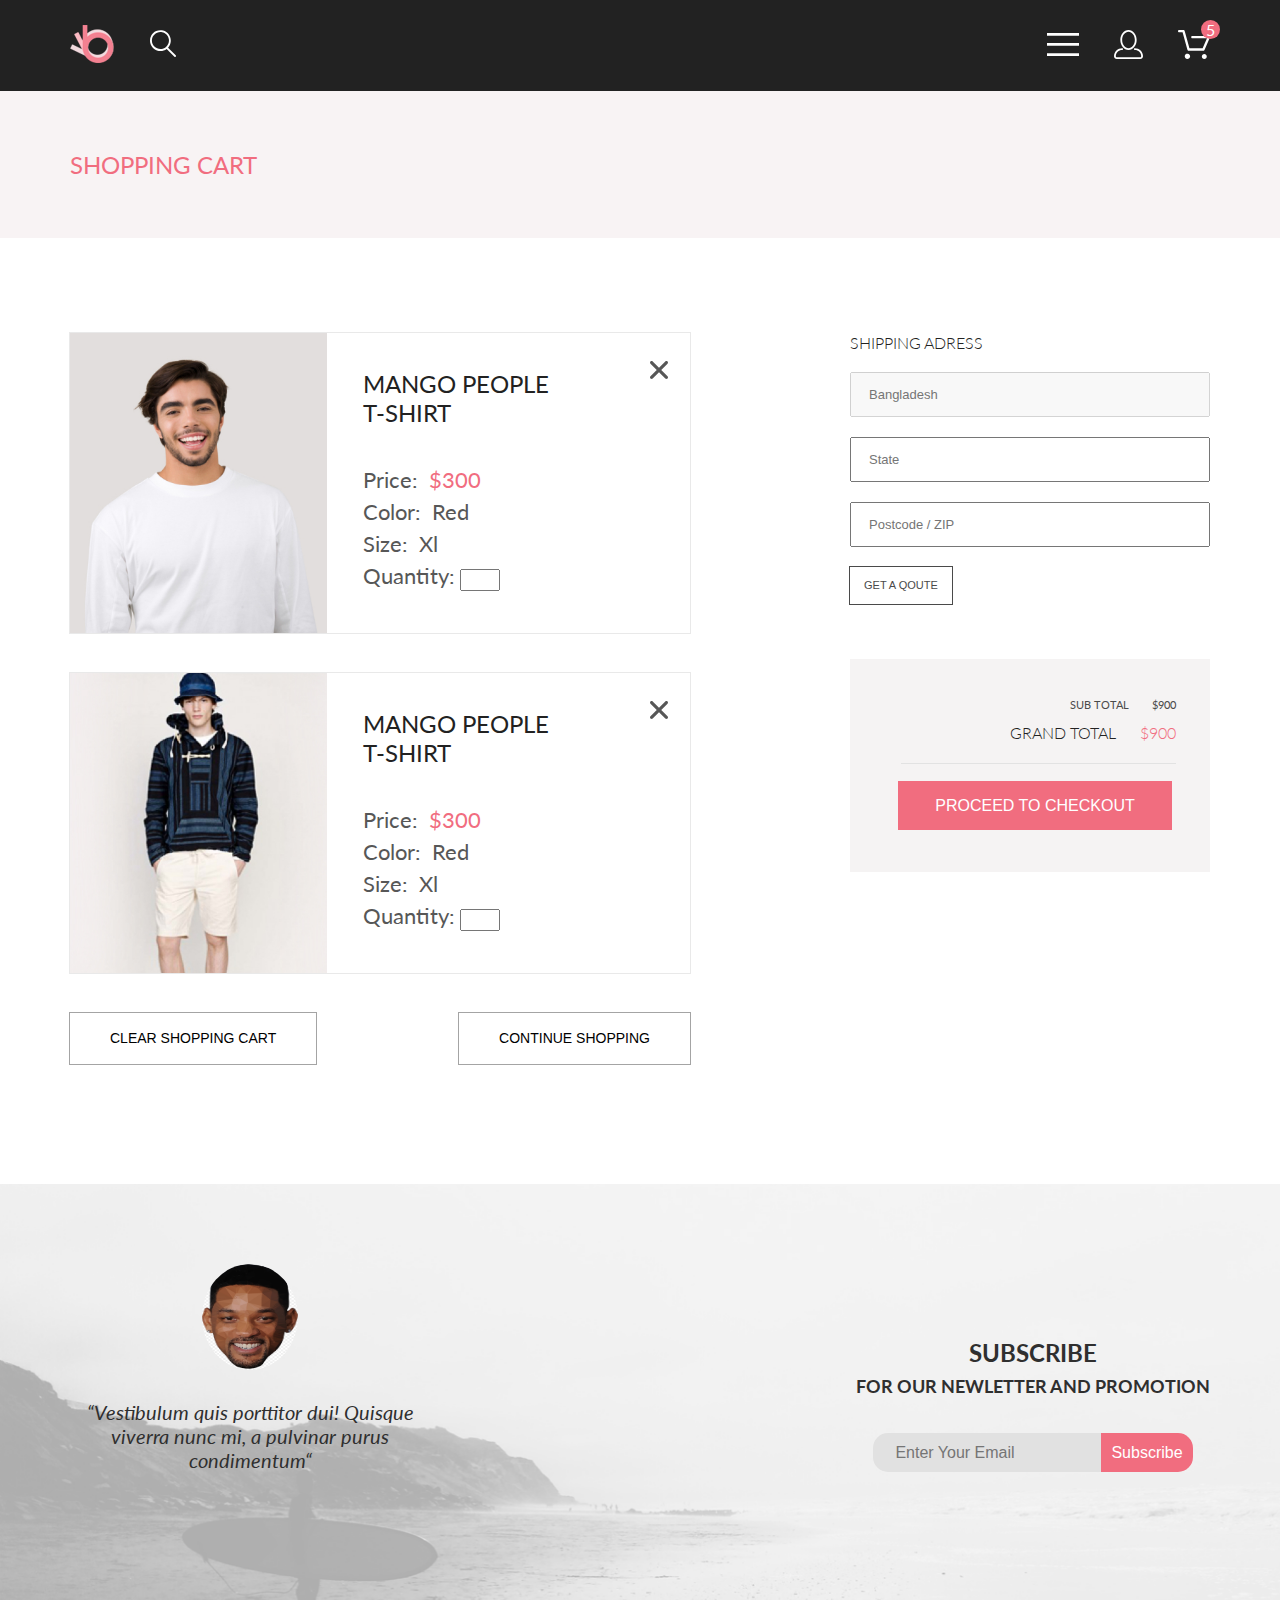
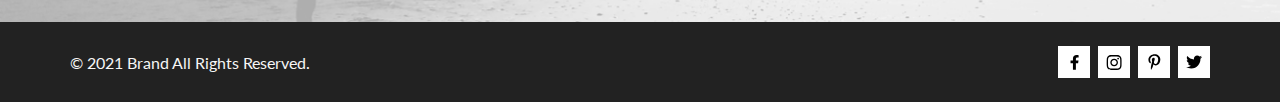
<file: cart.html>
<!DOCTYPE html>
<html lang="en">

<head>
	<meta charset="UTF-8">
	<meta http-equiv="X-UA-Compatible" content="IE=edge">
	<meta name="viewport" content="width=device-width, initial-scale=1.0">
	<title>Cart</title>
	<link rel="stylesheet" href="css/style.min.css">
</head>

<body>

	<header class="header">
		<div class="container header-wrap">
			<ul class="header-list">
				<li class="header-list__item">
					<a href="index.html" class="logo"><img src="img/header/logo.png" alt="logo"></a>
				</li>
				<li class="header-list__item">
					<button type="button" class="header-list__item--button">
						<svg width="27" height="28" viewBox="0 0 27 28" xmlns="http://www.w3.org/2000/svg">
							<path
								d="M19.0596 17.6259C20.6713 15.8658 21.6282 13.6048 21.7698 11.2225C21.9113 8.84018 21.2288 6.48173 19.8369 4.54318C18.445 2.60463 16.4285 1.20404 14.126 0.576619C11.8234 -0.0508009 9.3751 0.13316 7.19217 1.09761C5.00923 2.06205 3.22463 3.74825 2.13804 5.87302C1.05145 7.9978 0.729054 10.4318 1.225 12.7661C1.72094 15.1005 3.00501 17.1932 4.86158 18.6927C6.71814 20.1922 9.03413 21.0072 11.4206 21.0009C13.673 21.004 15.8645 20.27 17.6606 18.9109L25.4086 26.7179C25.4941 26.807 25.5965 26.8781 25.7099 26.927C25.8232 26.9759 25.9452 27.0017 26.0686 27.0029C26.1923 27.0033 26.3148 26.9782 26.4283 26.9292C26.5419 26.8801 26.6441 26.8082 26.7286 26.7179C26.9025 26.537 26.9997 26.2958 26.9997 26.0449C26.9997 25.794 26.9025 25.5528 26.7286 25.3719L19.0596 17.6259ZM2.88662 10.5009C2.89946 8.81563 3.41094 7.17187 4.35659 5.77685C5.30224 4.38183 6.63972 3.29801 8.20044 2.662C9.76115 2.02599 11.4752 1.86627 13.1266 2.20298C14.7779 2.53969 16.2926 3.35775 17.4797 4.55404C18.6668 5.75033 19.4732 7.27129 19.7972 8.92519C20.1212 10.5791 19.9483 12.2919 19.3002 13.8476C18.6522 15.4034 17.5581 16.7325 16.1559 17.6674C14.7536 18.6023 13.1059 19.1011 11.4206 19.1009C9.14916 19.0901 6.97482 18.1784 5.37484 16.566C3.77486 14.9537 2.87998 12.7724 2.88662 10.5009Z" />
						</svg>
					</button>
				</li>
			</ul>
			<ul class="header-list">
				<li class="header-list__item header-list__item--burger">
					<details>
						<summary><svg width="32" height="23" viewBox="0 0 32 23" xmlns="http://www.w3.org/2000/svg">
								<path d="M0 23V20.31H32V23H0ZM0 12.76V10.07H32V12.76H0ZM0 2.69V0H32V2.69H0Z" />
							</svg></summary>
						<nav class="side-block">
							<button type="button" class="close-btn">
								<svg width="13" height="13" viewBox="0 0 13 13" xmlns="http://www.w3.org/2000/svg">
									<path
										d="M7.4158 6.00409L11.7158 1.71409C11.9041 1.52579 12.0099 1.27039 12.0099 1.00409C12.0099 0.73779 11.9041 0.482395 11.7158 0.294092C11.5275 0.105788 11.2721 0 11.0058 0C10.7395 0 10.4841 0.105788 10.2958 0.294092L6.0058 4.59409L1.7158 0.294092C1.52749 0.105788 1.2721 -1.9841e-09 1.0058 0C0.739497 1.9841e-09 0.484102 0.105788 0.295798 0.294092C0.107495 0.482395 0.0017066 0.73779 0.0017066 1.00409C0.0017066 1.27039 0.107495 1.52579 0.295798 1.71409L4.5958 6.00409L0.295798 10.2941C0.20207 10.3871 0.127676 10.4977 0.0769072 10.6195C0.0261385 10.7414 0 10.8721 0 11.0041C0 11.1361 0.0261385 11.2668 0.0769072 11.3887C0.127676 11.5105 0.20207 11.6211 0.295798 11.7141C0.388761 11.8078 0.499362 11.8822 0.621222 11.933C0.743081 11.9838 0.873786 12.0099 1.0058 12.0099C1.13781 12.0099 1.26852 11.9838 1.39038 11.933C1.51223 11.8822 1.62284 11.8078 1.7158 11.7141L6.0058 7.41409L10.2958 11.7141C10.3888 11.8078 10.4994 11.8822 10.6212 11.933C10.7431 11.9838 10.8738 12.0099 11.0058 12.0099C11.1378 12.0099 11.2685 11.9838 11.3904 11.933C11.5122 11.8822 11.6228 11.8078 11.7158 11.7141C11.8095 11.6211 11.8839 11.5105 11.9347 11.3887C11.9855 11.2668 12.0116 11.1361 12.0116 11.0041C12.0116 10.8721 11.9855 10.7414 11.9347 10.6195C11.8839 10.4977 11.8095 10.3871 11.7158 10.2941L7.4158 6.00409Z" />
								</svg>
							</button>
							<h3 class="side-block__title">MENU</h3>
							<ul class="side-block__list">
								<li>
									<a class="side-block__list-link" href="#">men</a>
									<ul class="side-block__sublist">
										<li><a class="side-block__sublist-link" href="#">Accessories</a></li>
										<li><a class="side-block__sublist-link" href="#">Bags</a></li>
										<li><a class="side-block__sublist-link" href="#">Denim</a></li>
										<li><a class="side-block__sublist-link" href="#">T-shirts</a></li>
									</ul>
								</li>
								<li>
									<a class="side-block__list-link" href="#">women</a>
									<ul class="side-block__sublist">
										<li><a class="side-block__sublist-link" href="#">Accessories</a></li>
										<li><a class="side-block__sublist-link" href="#">Jackets & Coats</a></li>
										<li><a class="side-block__sublist-link" href="#">Polos</a></li>
										<li><a class="side-block__sublist-link" href="#">T-Shirts</a></li>
										<li><a class="side-block__sublist-link" href="#">Shirts</a></li>
									</ul>
								</li>
								<li>
									<a class="side-block__list-link" href="#">kids</a>
									<ul class="side-block__sublist">
										<li><a class="side-block__sublist-link" href="#">Accessories</a></li>
										<li><a class="side-block__sublist-link" href="#">Jackets & Coats</a></li>
										<li><a class="side-block__sublist-link" href="#">Polos</a></li>
										<li><a class="side-block__sublist-link" href="#">T-Shirts</a></li>
										<li><a class="side-block__sublist-link" href="#">Shirts</a></li>
										<li><a class="side-block__sublist-link" href="#">Bags</a></li>
									</ul>
								</li>
							</ul>
						</nav>
					</details>
				</li>
				<li class="header-list__item header-list__item--user">
					<a href="registration.html">
						<svg width="29" height="29" viewBox="0 0 29 29" xmlns="http://www.w3.org/2000/svg">
							<path
								d="M14.5 19.937C19 19.937 22.656 15.464 22.656 9.968C22.656 4.472 19 0 14.5 0C13.3631 0.0217413 12.2463 0.303398 11.2351 0.823397C10.2239 1.34339 9.34507 2.08794 8.66602 3C7.12663 4.99573 6.30819 7.45381 6.34399 9.974C6.34399 15.465 10 19.937 14.5 19.937ZM14.5 1.813C18 1.813 20.844 5.472 20.844 9.969C20.844 14.466 17.998 18.125 14.5 18.125C11.002 18.125 8.15603 14.465 8.15503 9.969C8.15403 5.473 11 1.813 14.5 1.813ZM20.844 18.125C20.6036 18.125 20.373 18.2205 20.203 18.3905C20.033 18.5605 19.9375 18.7911 19.9375 19.0315C19.9375 19.2719 20.033 19.5025 20.203 19.6725C20.373 19.8425 20.6036 19.938 20.844 19.938C22.526 19.9399 24.1386 20.6088 25.3279 21.7982C26.5172 22.9875 27.1861 24.6 27.188 26.282C27.1875 26.5221 27.0918 26.7523 26.922 26.9221C26.7522 27.0918 26.5221 27.1875 26.282 27.188H2.71997C2.47985 27.1875 2.24975 27.0918 2.07996 26.9221C1.91016 26.7523 1.81449 26.5221 1.81396 26.282C1.81608 24.6001 2.48517 22.9877 3.67444 21.7985C4.86371 20.6092 6.47608 19.9401 8.15796 19.938C8.39824 19.938 8.62868 19.8425 8.79858 19.6726C8.96849 19.5027 9.06396 19.2723 9.06396 19.032C9.06396 18.7917 8.96849 18.5613 8.79858 18.3914C8.62868 18.2215 8.39824 18.126 8.15796 18.126C5.99541 18.1279 3.92201 18.9875 2.39258 20.5164C0.863144 22.0453 0.00264777 24.1185 0 26.281C0.000794067 27.0019 0.287502 27.693 0.797241 28.2027C1.30698 28.7125 1.99811 28.9992 2.71899 29H26.282C27.0027 28.9989 27.6936 28.7121 28.2031 28.2024C28.7126 27.6927 28.9992 27.0017 29 26.281C28.9974 24.1187 28.1372 22.0457 26.6083 20.5168C25.0793 18.9878 23.0063 18.1276 20.844 18.125Z" />
						</svg>
					</a>
				</li>
				<li class="header-list__item header-list__item--cart">
					<a href="cart.html">
						<svg width="32" height="29" viewBox="0 0 32 29" xmlns="http://www.w3.org/2000/svg">
							<path
								d="M26.2009 29C25.5532 28.9738 24.9415 28.6948 24.4972 28.2227C24.0529 27.7506 23.8114 27.1232 23.8245 26.475C23.8376 25.8269 24.1043 25.2097 24.5673 24.7559C25.0303 24.3022 25.6527 24.048 26.301 24.048C26.9493 24.048 27.5717 24.3022 28.0347 24.7559C28.4977 25.2097 28.7644 25.8269 28.7775 26.475C28.7906 27.1232 28.549 27.7506 28.1047 28.2227C27.6604 28.6948 27.0488 28.9738 26.401 29H26.2009ZM6.75293 26.32C6.75293 25.79 6.91011 25.2718 7.20459 24.8311C7.49907 24.3904 7.91764 24.0469 8.40735 23.844C8.89705 23.6412 9.43594 23.5881 9.95581 23.6915C10.4757 23.7949 10.9532 24.0502 11.328 24.425C11.7028 24.7998 11.9581 25.2773 12.0615 25.7972C12.1649 26.317 12.1118 26.8559 11.9089 27.3456C11.7061 27.8353 11.3626 28.2539 10.9219 28.5483C10.4812 28.8428 9.96304 29 9.43298 29C9.08087 29.0003 8.73212 28.9311 8.40674 28.7966C8.08136 28.662 7.78569 28.4646 7.53662 28.2158C7.28755 27.9669 7.09001 27.6713 6.9552 27.3461C6.82039 27.0208 6.75098 26.6721 6.75098 26.32H6.75293ZM10.553 20.686C10.2935 20.6868 10.0409 20.6024 9.83411 20.4457C9.62727 20.2891 9.47758 20.0689 9.40796 19.819L4.57495 2.36401H1.18201C0.868521 2.36401 0.567859 2.23947 0.346191 2.01781C0.124523 1.79614 0 1.49549 0 1.18201C0 0.868519 0.124523 0.567873 0.346191 0.346205C0.567859 0.124537 0.868521 5.81268e-06 1.18201 5.81268e-06H5.46301C5.7225 -0.00080736 5.97504 0.0837201 6.18176 0.240568C6.38848 0.397416 6.53784 0.617884 6.60693 0.868006L11.4399 18.323H24.6179L29.001 8.27501H14.401C14.2428 8.27961 14.0854 8.25242 13.9379 8.19507C13.7904 8.13771 13.6559 8.05134 13.5424 7.94108C13.4288 7.83082 13.3386 7.69891 13.277 7.55315C13.2154 7.40739 13.1836 7.25075 13.1836 7.0925C13.1836 6.93426 13.2154 6.77762 13.277 6.63186C13.3386 6.4861 13.4288 6.35419 13.5424 6.24393C13.6559 6.13367 13.7904 6.0473 13.9379 5.98994C14.0854 5.93259 14.2428 5.90541 14.401 5.91001H30.814C31.0097 5.90996 31.2022 5.95866 31.3744 6.05172C31.5465 6.14478 31.6928 6.27926 31.7999 6.44301C31.9078 6.60729 31.9734 6.79569 31.9908 6.99145C32.0083 7.18721 31.9771 7.38424 31.9 7.565L26.495 19.977C26.4026 20.1876 26.251 20.3668 26.0585 20.4927C25.866 20.6186 25.641 20.6858 25.411 20.686H10.553Z" />
						</svg>
					</a>
				</li>
			</ul>

		</div>
	</header>

	<section class="main-navbar">
		<div class="container main-navbar-wrap">
			<h2 class="main-navbar__title">shopping Cart</h2>
			<!-- <ul class="breadcrumbs">
				<li class="breadcrumbs__item"><a href="index.html" class="breadcrumbs__link">home</a></li>
				<li class="breadcrumbs__item"><a href="#" class="breadcrumbs__link">men</a></li>
				<li class="breadcrumbs__item"><a href="#" class="breadcrumbs__link">new arrivals</a></li>
			</ul> -->
		</div>
	</section>

	<main class="main">

		<section class="cart">
			<h3 class="visibility-hidden">Shopping cart</h3>
			<div class="container cart-wrap">
				<div class="cart-goods">
					<ul class="cart-list">
						<li style="background-image: url(img/product-cards/m-5.jpg);" class="item-box">
							<button type="button" class="item-box__close">
								<svg width="18" height="18" viewBox="0 0 18 18" xmlns="http://www.w3.org/2000/svg">
									<path
										d="M11.2453 9L17.5302 2.71516C17.8285 2.41741 17.9962 2.01336 17.9966 1.59191C17.997 1.17045 17.8299 0.76611 17.5322 0.467833C17.2344 0.169555 16.8304 0.00177586 16.4089 0.00140366C15.9875 0.00103146 15.5831 0.168097 15.2848 0.465848L9 6.75069L2.71516 0.465848C2.41688 0.167571 2.01233 0 1.5905 0C1.16868 0 0.764125 0.167571 0.465848 0.465848C0.167571 0.764125 0 1.16868 0 1.5905C0 2.01233 0.167571 2.41688 0.465848 2.71516L6.75069 9L0.465848 15.2848C0.167571 15.5831 0 15.9877 0 16.4095C0 16.8313 0.167571 17.2359 0.465848 17.5342C0.764125 17.8324 1.16868 18 1.5905 18C2.01233 18 2.41688 17.8324 2.71516 17.5342L9 11.2493L15.2848 17.5342C15.5831 17.8324 15.9877 18 16.4095 18C16.8313 18 17.2359 17.8324 17.5342 17.5342C17.8324 17.2359 18 16.8313 18 16.4095C18 15.9877 17.8324 15.5831 17.5342 15.2848L11.2453 9Z" />
								</svg>
							</button>
							<a href="#" class="item-box__name">MANGO PEOPLE T-SHIRT</a>
							<span class="item-box__price">Price: <span>$300</span></span>
							<span class="item-box__color">Color: <span>Red</span></span>
							<span class="item-box__size">Size:<span> Xl</span></span>
							<span class="item-box__quantity">Quantity:<input type="number" min="1" max="10"></span>
						</li>
						<li style="background-image: url(img/product-cards/m-2.jpg);" class="item-box">
							<button type="button" class="item-box__close">
								<svg width="18" height="18" viewBox="0 0 18 18" xmlns="http://www.w3.org/2000/svg">
									<path
										d="M11.2453 9L17.5302 2.71516C17.8285 2.41741 17.9962 2.01336 17.9966 1.59191C17.997 1.17045 17.8299 0.76611 17.5322 0.467833C17.2344 0.169555 16.8304 0.00177586 16.4089 0.00140366C15.9875 0.00103146 15.5831 0.168097 15.2848 0.465848L9 6.75069L2.71516 0.465848C2.41688 0.167571 2.01233 0 1.5905 0C1.16868 0 0.764125 0.167571 0.465848 0.465848C0.167571 0.764125 0 1.16868 0 1.5905C0 2.01233 0.167571 2.41688 0.465848 2.71516L6.75069 9L0.465848 15.2848C0.167571 15.5831 0 15.9877 0 16.4095C0 16.8313 0.167571 17.2359 0.465848 17.5342C0.764125 17.8324 1.16868 18 1.5905 18C2.01233 18 2.41688 17.8324 2.71516 17.5342L9 11.2493L15.2848 17.5342C15.5831 17.8324 15.9877 18 16.4095 18C16.8313 18 17.2359 17.8324 17.5342 17.5342C17.8324 17.2359 18 16.8313 18 16.4095C18 15.9877 17.8324 15.5831 17.5342 15.2848L11.2453 9Z" />
								</svg>
							</button>
							<a href='#' class="item-box__name">MANGO PEOPLE T-SHIRT</a>
							<span class="item-box__price">Price: <span>$300</span></span>
							<span class="item-box__color">Color: <span>Red</span></span>
							<span class="item-box__size">Size:<span> Xl</span></span>
							<span class="item-box__quantity">Quantity:<input type="number" min="1" max="10"></span>
						</li>
					</ul>
					<div class="cart-goods__buttons">
						<button type="reset">CLEAR SHOPPING CART</button>
						<button type="button">CONTINUE SHOPPING</button>
					</div>
				</div>
				<div class="cart-form">
					<form action="#" class="shipping">
						<h5 class="shipping__title">SHIPPING ADRESS</h5>
						<input type="text" class="shipping__input" disabled placeholder="Bangladesh">
						<input type="text" class="shipping__input" placeholder="State">
						<input type="text" class="shipping__input" placeholder="Postcode / ZIP">
						<button type="submit" class="shipping__button">Get a qoute</button>
					</form>
					<div class="total">
						<span class="total__sub">sub total <span>$900</span></span>
						<span class="total__grand">grand total <span>$900</span></span>
						<hr>
						<button type="submit" class="total__button">Proceed to checkout</button>
					</div>
				</div>
			</div>
		</section>

	</main>

	<section class="feedback">
		<h3 class="visibility-hidden">Feedback</h3>
		<div class="container feedback-wrap">
			<div class="feedback-response">
				<img class="feedback-response__image" src="img/feedback/face.jpg" alt="face" width="96" height="106">
				<i class="feedback-response__text">
					“Vestibulum quis porttitor dui! Quisque viverra nunc mi, a pulvinar purus condimentum“
				</i>
			</div>
			<div class="feedback-form">
				<h2 class="feedback-form__title">
					<span>SUBSCRIBE</span><br>FOR OUR NEWLETTER AND PROMOTION
				</h2>
				<input type="email" required class="feedback-form__input" placeholder="Enter Your Email">
				<button type="submit" class="feedback-form__button">Subscribe</button>
			</div>
		</div>
	</section>

	<footer class="footer">
		<div class="container footer-wrap">
			<p class="copyright">
				&copy; 2021 Brand All Rights Reserved.
			</p>
			<ul class="social-box">
				<li class="social-box__item">
					<a href="#" target="_blank">
						<svg width="9" height="15" viewBox="0 0 9 15" xmlns="http://www.w3.org/2000/svg">
							<path
								d="M8.08836 8.28L8.50686 5.61602H5.89022V3.88729C5.89022 3.15847 6.25574 2.44806 7.42765 2.44806H8.61722V0.179975C8.61722 0.179975 7.53772 0 6.50561 0C4.35073 0 2.9422 1.27593 2.9422 3.5857V5.61602H0.546875V8.28H2.9422V14.72H5.89022V8.28H8.08836Z" />
						</svg>
					</a>
				</li>
				<li class="social-box__item">
					<a href="#" target="_blank">
						<svg width="16" height="15" viewBox="0 0 16 15" xmlns="http://www.w3.org/2000/svg">
							<path
								d="M8.13897 3.68159C6.02383 3.68159 4.31774 5.38491 4.31774 7.49663C4.31774 9.60835 6.02383 11.3117 8.13897 11.3117C10.2541 11.3117 11.9602 9.60835 11.9602 7.49663C11.9602 5.38491 10.2541 3.68159 8.13897 3.68159ZM8.13897 9.9769C6.77211 9.9769 5.65467 8.8646 5.65467 7.49663C5.65467 6.12866 6.76878 5.01636 8.13897 5.01636C9.50915 5.01636 10.6233 6.12866 10.6233 7.49663C10.6233 8.8646 9.50583 9.9769 8.13897 9.9769ZM13.0078 3.52554C13.0078 4.02026 12.6087 4.41538 12.1165 4.41538C11.621 4.41538 11.2252 4.01694 11.2252 3.52554C11.2252 3.03413 11.6243 2.63569 12.1165 2.63569C12.6087 2.63569 13.0078 3.03413 13.0078 3.52554ZM15.5386 4.42866C15.4821 3.23667 15.2094 2.18081 14.3347 1.31089C13.4634 0.440967 12.4058 0.168701 11.2119 0.108936C9.9814 0.039209 6.29321 0.039209 5.0627 0.108936C3.8721 0.165381 2.81453 0.437646 1.93987 1.30757C1.06522 2.17749 0.795836 3.23335 0.735973 4.42534C0.666134 5.65386 0.666134 9.33608 0.735973 10.5646C0.79251 11.7566 1.06522 12.8124 1.93987 13.6824C2.81453 14.5523 3.86878 14.8246 5.0627 14.8843C6.29321 14.9541 9.9814 14.9541 11.2119 14.8843C12.4058 14.8279 13.4634 14.5556 14.3347 13.6824C15.2061 12.8124 15.4788 11.7566 15.5386 10.5646C15.6085 9.33608 15.6085 5.65718 15.5386 4.42866ZM13.949 11.8828C13.6895 12.5335 13.1874 13.0349 12.5322 13.2972C11.5511 13.6857 9.22314 13.596 8.13897 13.596C7.05479 13.596 4.72348 13.6824 3.74573 13.2972C3.09389 13.0382 2.59171 12.5369 2.32898 11.8828C1.93987 10.9033 2.02967 8.57905 2.02967 7.49663C2.02967 6.41421 1.9432 4.08667 2.32898 3.1105C2.58838 2.45972 3.09056 1.95835 3.74573 1.69604C4.7268 1.30757 7.05479 1.39722 8.13897 1.39722C9.22314 1.39722 11.5545 1.31089 12.5322 1.69604C13.184 1.95503 13.6862 2.4564 13.949 3.1105C14.3381 4.08999 14.2483 6.41421 14.2483 7.49663C14.2483 8.57905 14.3381 10.9066 13.949 11.8828Z" />
						</svg>
					</a>
				</li>
				<li class="social-box__item">
					<a href="#" target="_blank">
						<svg width="13" height="16" viewBox="0 0 13 16" xmlns="http://www.w3.org/2000/svg">
							<path
								d="M6.74032 0.203125C3.55564 0.203125 0.408203 2.34063 0.408203 5.8C0.408203 8 1.63738 9.25 2.38233 9.25C2.68963 9.25 2.86655 8.3875 2.86655 8.14375C2.86655 7.85313 2.13091 7.23438 2.13091 6.025C2.13091 3.5125 4.03055 1.73125 6.4889 1.73125C8.60271 1.73125 10.1671 2.94062 10.1671 5.1625C10.1671 6.82187 9.50597 9.93437 7.36422 9.93437C6.59133 9.93437 5.93018 9.37187 5.93018 8.56563C5.93018 7.38438 6.74963 6.24062 6.74963 5.02187C6.74963 2.95312 3.835 3.32812 3.835 5.82812C3.835 6.35313 3.90018 6.93437 4.13298 7.4125C3.70463 9.26875 2.82931 12.0344 2.82931 13.9469C2.82931 14.5375 2.91311 15.1188 2.96899 15.7094C3.07452 15.8281 3.02175 15.8156 3.18316 15.7563C4.74757 13.6 4.69169 13.1781 5.3994 10.3562C5.78119 11.0875 6.76826 11.4812 7.55046 11.4812C10.8469 11.4812 12.3275 8.24688 12.3275 5.33125C12.3275 2.22813 9.66427 0.203125 6.74032 0.203125Z" />
						</svg>

					</a>
				</li>
				<li class="social-box__item">
					<a href="#" target="_blank">
						<svg width="17" height="14" viewBox="0 0 17 14" xmlns="http://www.w3.org/2000/svg">
							<path
								d="M14.417 3.74052C14.427 3.88264 14.427 4.0248 14.427 4.16692C14.427 8.50192 11.1498 13.4969 5.15986 13.4969C3.31448 13.4969 1.60022 12.9588 0.158203 12.0248C0.420396 12.0552 0.67247 12.0654 0.944752 12.0654C2.46741 12.0654 3.8691 11.5476 4.98843 10.6644C3.5565 10.6339 2.3565 9.68977 1.94305 8.39027C2.14475 8.4207 2.34642 8.44102 2.5582 8.44102C2.85063 8.44102 3.14308 8.40039 3.41533 8.32936C1.92291 8.02477 0.803551 6.70498 0.803551 5.11108V5.07048C1.23715 5.31414 1.74139 5.46642 2.2758 5.4867C1.39849 4.89786 0.823727 3.8928 0.823727 2.75573C0.823727 2.14661 0.985041 1.58823 1.26741 1.10092C2.87077 3.09077 5.28086 4.39023 7.98334 4.53239C7.93293 4.28873 7.90266 4.03495 7.90266 3.78114C7.90266 1.97402 9.35477 0.501953 11.1598 0.501953C12.0976 0.501953 12.9446 0.897891 13.5396 1.53748C14.2757 1.39536 14.9816 1.12123 15.6068 0.745609C15.3648 1.50705 14.8505 2.14664 14.1749 2.5527C14.8304 2.48167 15.4657 2.29889 16.0505 2.04511C15.6069 2.69483 15.0522 3.27348 14.417 3.74052Z" />
						</svg>
					</a>
				</li>
			</ul>
		</div>
	</footer>

</body>

</html>
</file>
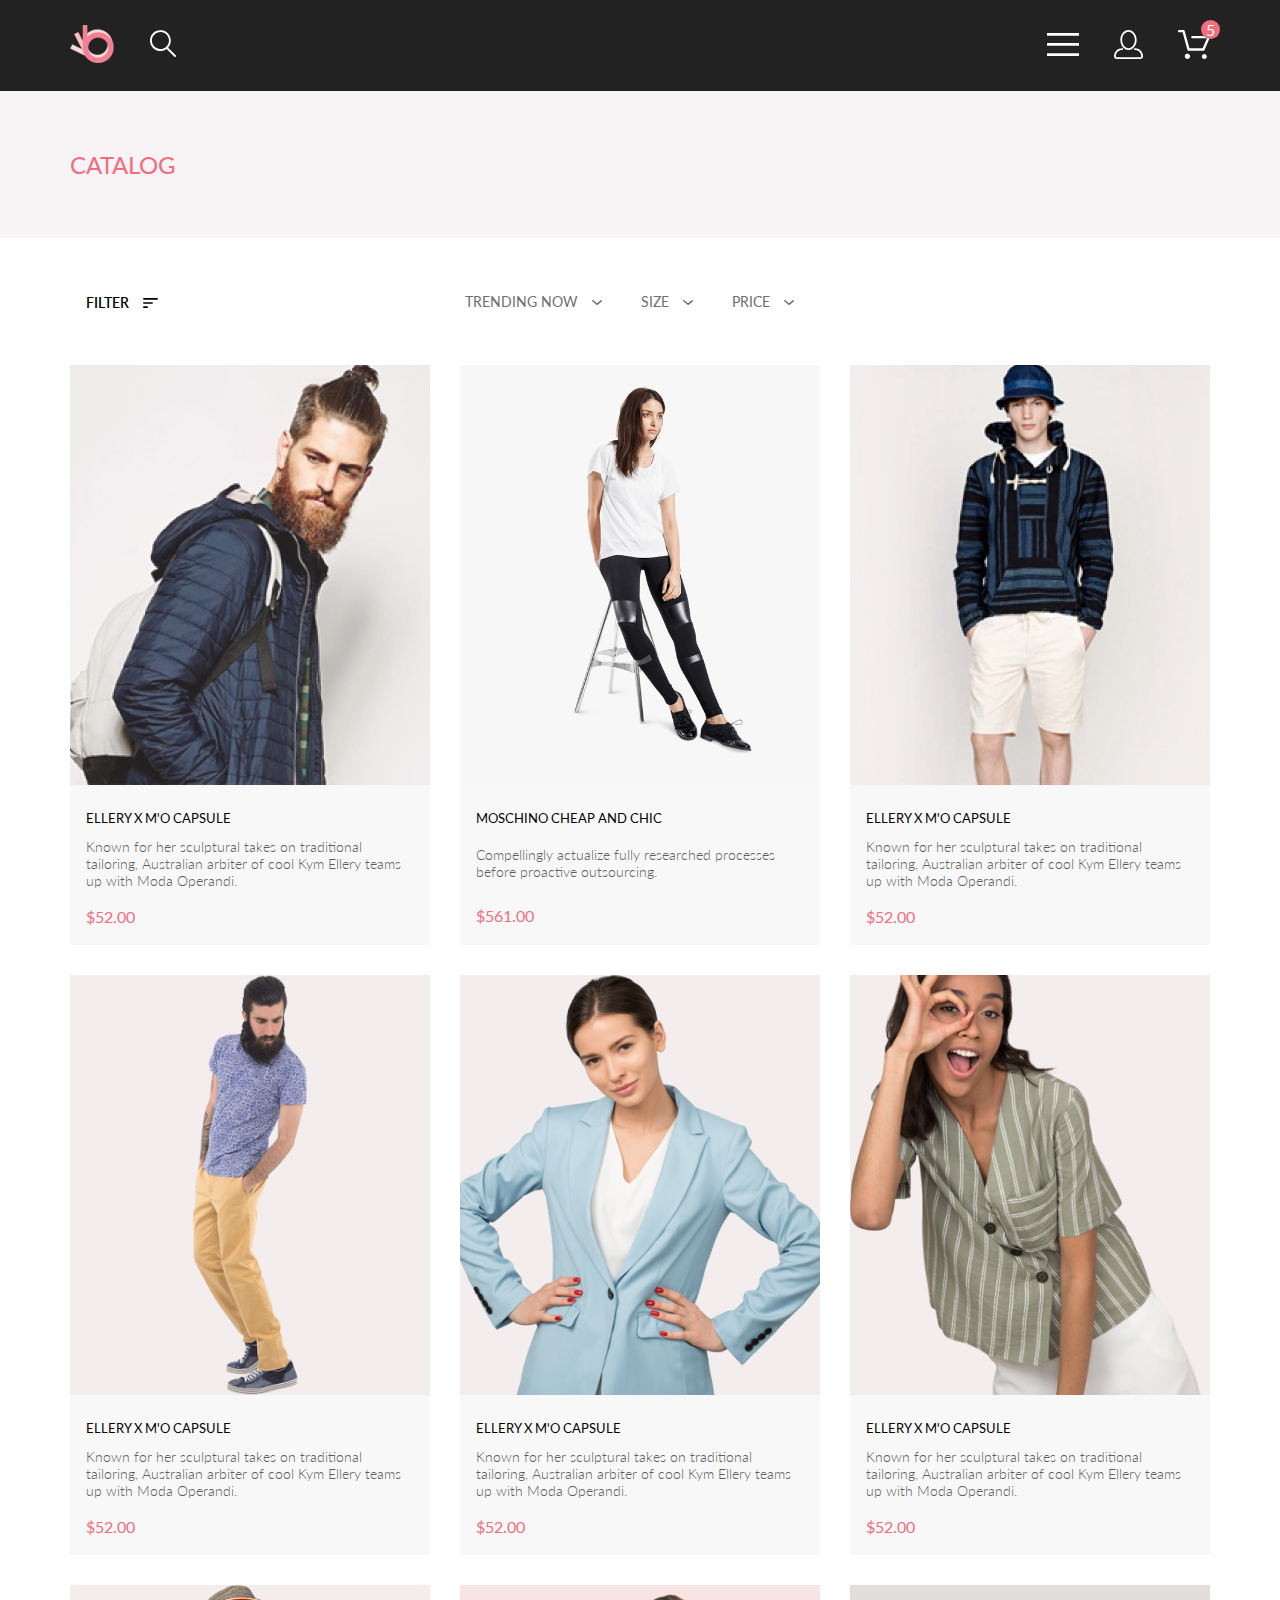
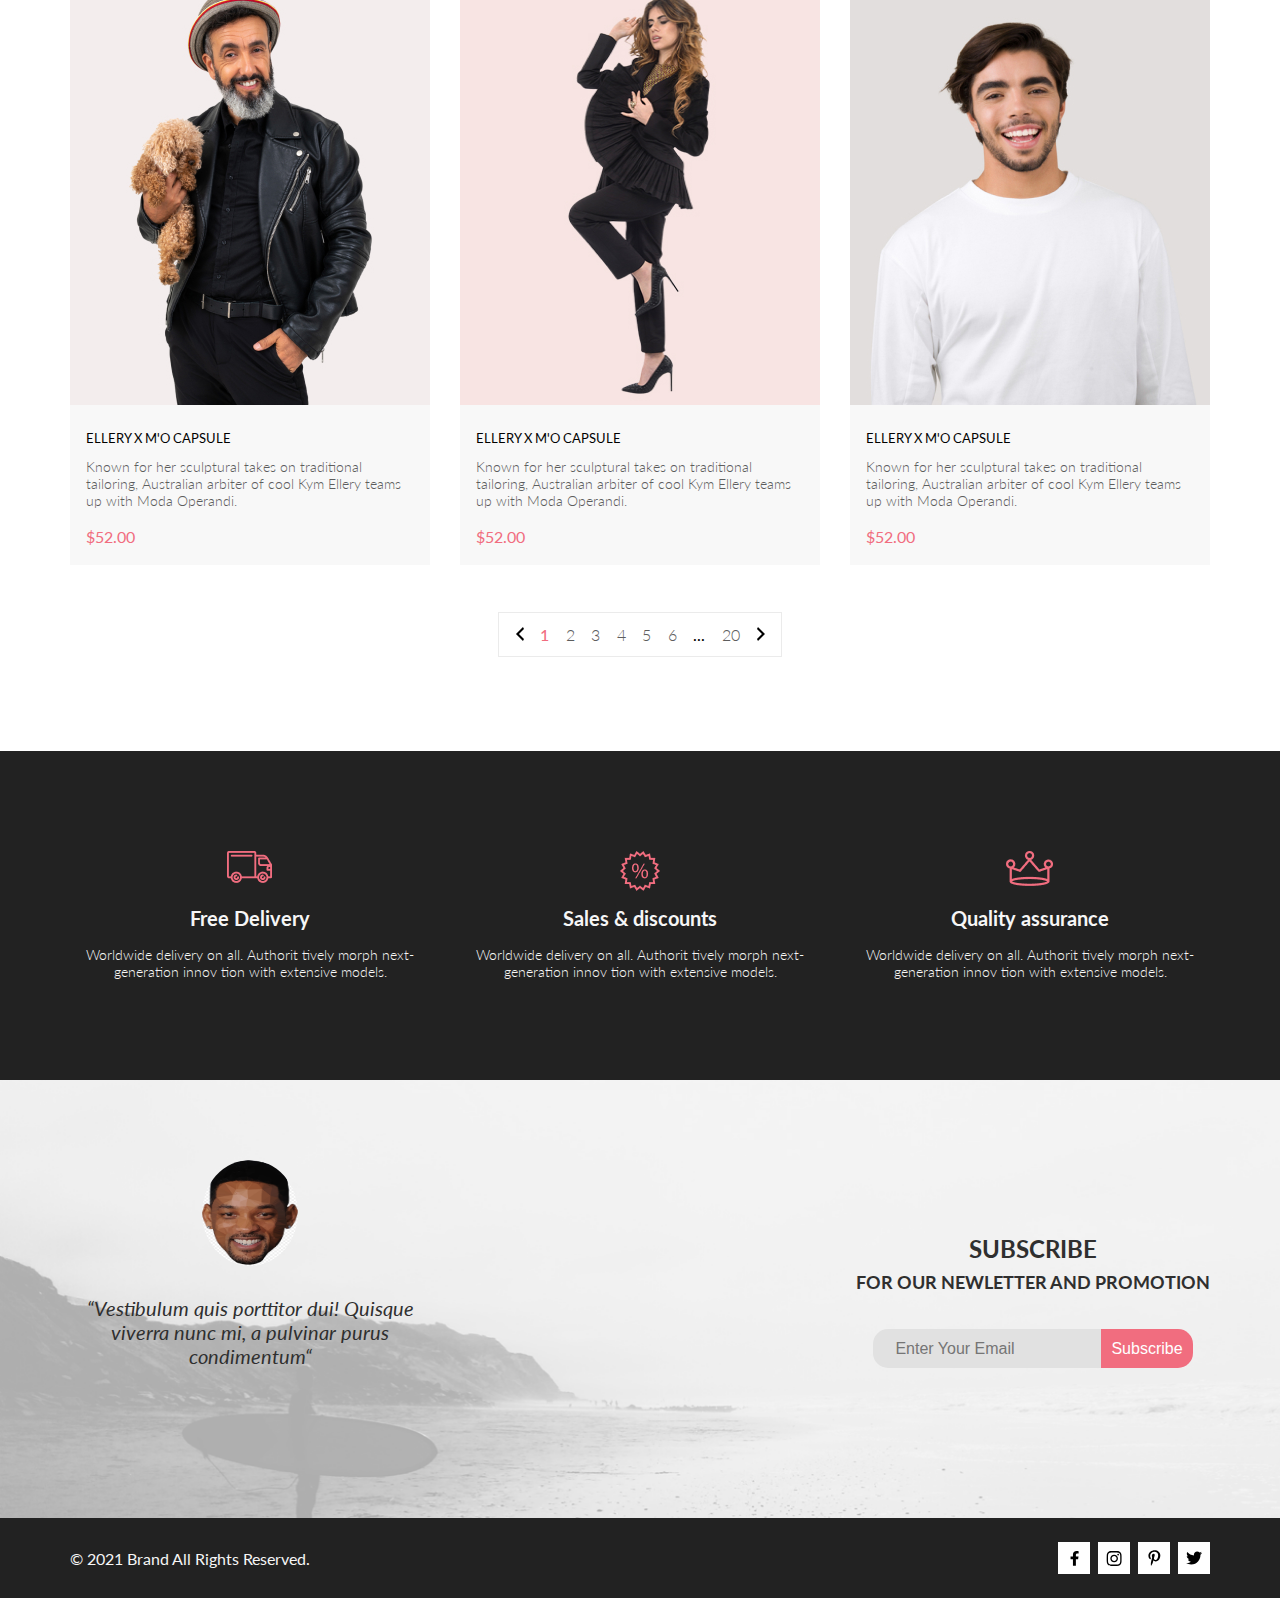
<file: catalog.html>
<!DOCTYPE html>
<html lang="en">

<head>
	<meta charset="UTF-8">
	<meta http-equiv="X-UA-Compatible" content="IE=edge">
	<meta name="viewport" content="width=device-width, initial-scale=1.0">
	<title>Catalog</title>
	<link rel="stylesheet" href="css/style.min.css">
</head>

<body>

	<header class="header">
		<div class="container header-wrap">
			<ul class="header-list">
				<li class="header-list__item">
					<a href="index.html" class="logo"><img src="img/header/logo.png" alt="logo"></a>
				</li>
				<li class="header-list__item">
					<button type="button" class="header-list__item--button">
						<svg width="27" height="28" viewBox="0 0 27 28" xmlns="http://www.w3.org/2000/svg">
							<path
								d="M19.0596 17.6259C20.6713 15.8658 21.6282 13.6048 21.7698 11.2225C21.9113 8.84018 21.2288 6.48173 19.8369 4.54318C18.445 2.60463 16.4285 1.20404 14.126 0.576619C11.8234 -0.0508009 9.3751 0.13316 7.19217 1.09761C5.00923 2.06205 3.22463 3.74825 2.13804 5.87302C1.05145 7.9978 0.729054 10.4318 1.225 12.7661C1.72094 15.1005 3.00501 17.1932 4.86158 18.6927C6.71814 20.1922 9.03413 21.0072 11.4206 21.0009C13.673 21.004 15.8645 20.27 17.6606 18.9109L25.4086 26.7179C25.4941 26.807 25.5965 26.8781 25.7099 26.927C25.8232 26.9759 25.9452 27.0017 26.0686 27.0029C26.1923 27.0033 26.3148 26.9782 26.4283 26.9292C26.5419 26.8801 26.6441 26.8082 26.7286 26.7179C26.9025 26.537 26.9997 26.2958 26.9997 26.0449C26.9997 25.794 26.9025 25.5528 26.7286 25.3719L19.0596 17.6259ZM2.88662 10.5009C2.89946 8.81563 3.41094 7.17187 4.35659 5.77685C5.30224 4.38183 6.63972 3.29801 8.20044 2.662C9.76115 2.02599 11.4752 1.86627 13.1266 2.20298C14.7779 2.53969 16.2926 3.35775 17.4797 4.55404C18.6668 5.75033 19.4732 7.27129 19.7972 8.92519C20.1212 10.5791 19.9483 12.2919 19.3002 13.8476C18.6522 15.4034 17.5581 16.7325 16.1559 17.6674C14.7536 18.6023 13.1059 19.1011 11.4206 19.1009C9.14916 19.0901 6.97482 18.1784 5.37484 16.566C3.77486 14.9537 2.87998 12.7724 2.88662 10.5009Z" />
						</svg>
					</button>
				</li>
			</ul>
			<ul class="header-list">
				<li class="header-list__item header-list__item--burger">
					<details>
						<summary><svg width="32" height="23" viewBox="0 0 32 23" xmlns="http://www.w3.org/2000/svg">
								<path d="M0 23V20.31H32V23H0ZM0 12.76V10.07H32V12.76H0ZM0 2.69V0H32V2.69H0Z" />
							</svg></summary>
						<nav class="side-block">
							<button type="button" class="close-btn">
								<svg width="13" height="13" viewBox="0 0 13 13" xmlns="http://www.w3.org/2000/svg">
									<path
										d="M7.4158 6.00409L11.7158 1.71409C11.9041 1.52579 12.0099 1.27039 12.0099 1.00409C12.0099 0.73779 11.9041 0.482395 11.7158 0.294092C11.5275 0.105788 11.2721 0 11.0058 0C10.7395 0 10.4841 0.105788 10.2958 0.294092L6.0058 4.59409L1.7158 0.294092C1.52749 0.105788 1.2721 -1.9841e-09 1.0058 0C0.739497 1.9841e-09 0.484102 0.105788 0.295798 0.294092C0.107495 0.482395 0.0017066 0.73779 0.0017066 1.00409C0.0017066 1.27039 0.107495 1.52579 0.295798 1.71409L4.5958 6.00409L0.295798 10.2941C0.20207 10.3871 0.127676 10.4977 0.0769072 10.6195C0.0261385 10.7414 0 10.8721 0 11.0041C0 11.1361 0.0261385 11.2668 0.0769072 11.3887C0.127676 11.5105 0.20207 11.6211 0.295798 11.7141C0.388761 11.8078 0.499362 11.8822 0.621222 11.933C0.743081 11.9838 0.873786 12.0099 1.0058 12.0099C1.13781 12.0099 1.26852 11.9838 1.39038 11.933C1.51223 11.8822 1.62284 11.8078 1.7158 11.7141L6.0058 7.41409L10.2958 11.7141C10.3888 11.8078 10.4994 11.8822 10.6212 11.933C10.7431 11.9838 10.8738 12.0099 11.0058 12.0099C11.1378 12.0099 11.2685 11.9838 11.3904 11.933C11.5122 11.8822 11.6228 11.8078 11.7158 11.7141C11.8095 11.6211 11.8839 11.5105 11.9347 11.3887C11.9855 11.2668 12.0116 11.1361 12.0116 11.0041C12.0116 10.8721 11.9855 10.7414 11.9347 10.6195C11.8839 10.4977 11.8095 10.3871 11.7158 10.2941L7.4158 6.00409Z" />
								</svg>
							</button>
							<h3 class="side-block__title">MENU</h3>
							<ul class="side-block__list">
								<li>
									<a class="side-block__list-link" href="#">men</a>
									<ul class="side-block__sublist">
										<li><a class="side-block__sublist-link" href="#">Accessories</a></li>
										<li><a class="side-block__sublist-link" href="#">Bags</a></li>
										<li><a class="side-block__sublist-link" href="#">Denim</a></li>
										<li><a class="side-block__sublist-link" href="#">T-shirts</a></li>
									</ul>
								</li>
								<li>
									<a class="side-block__list-link" href="#">women</a>
									<ul class="side-block__sublist">
										<li><a class="side-block__sublist-link" href="#">Accessories</a></li>
										<li><a class="side-block__sublist-link" href="#">Jackets & Coats</a></li>
										<li><a class="side-block__sublist-link" href="#">Polos</a></li>
										<li><a class="side-block__sublist-link" href="#">T-Shirts</a></li>
										<li><a class="side-block__sublist-link" href="#">Shirts</a></li>
									</ul>
								</li>
								<li>
									<a class="side-block__list-link" href="#">kids</a>
									<ul class="side-block__sublist">
										<li><a class="side-block__sublist-link" href="#">Accessories</a></li>
										<li><a class="side-block__sublist-link" href="#">Jackets & Coats</a></li>
										<li><a class="side-block__sublist-link" href="#">Polos</a></li>
										<li><a class="side-block__sublist-link" href="#">T-Shirts</a></li>
										<li><a class="side-block__sublist-link" href="#">Shirts</a></li>
										<li><a class="side-block__sublist-link" href="#">Bags</a></li>
									</ul>
								</li>
							</ul>
						</nav>
					</details>
				</li>
				<li class="header-list__item header-list__item--user">
					<a href="registration.html">
						<svg width="29" height="29" viewBox="0 0 29 29" xmlns="http://www.w3.org/2000/svg">
							<path
								d="M14.5 19.937C19 19.937 22.656 15.464 22.656 9.968C22.656 4.472 19 0 14.5 0C13.3631 0.0217413 12.2463 0.303398 11.2351 0.823397C10.2239 1.34339 9.34507 2.08794 8.66602 3C7.12663 4.99573 6.30819 7.45381 6.34399 9.974C6.34399 15.465 10 19.937 14.5 19.937ZM14.5 1.813C18 1.813 20.844 5.472 20.844 9.969C20.844 14.466 17.998 18.125 14.5 18.125C11.002 18.125 8.15603 14.465 8.15503 9.969C8.15403 5.473 11 1.813 14.5 1.813ZM20.844 18.125C20.6036 18.125 20.373 18.2205 20.203 18.3905C20.033 18.5605 19.9375 18.7911 19.9375 19.0315C19.9375 19.2719 20.033 19.5025 20.203 19.6725C20.373 19.8425 20.6036 19.938 20.844 19.938C22.526 19.9399 24.1386 20.6088 25.3279 21.7982C26.5172 22.9875 27.1861 24.6 27.188 26.282C27.1875 26.5221 27.0918 26.7523 26.922 26.9221C26.7522 27.0918 26.5221 27.1875 26.282 27.188H2.71997C2.47985 27.1875 2.24975 27.0918 2.07996 26.9221C1.91016 26.7523 1.81449 26.5221 1.81396 26.282C1.81608 24.6001 2.48517 22.9877 3.67444 21.7985C4.86371 20.6092 6.47608 19.9401 8.15796 19.938C8.39824 19.938 8.62868 19.8425 8.79858 19.6726C8.96849 19.5027 9.06396 19.2723 9.06396 19.032C9.06396 18.7917 8.96849 18.5613 8.79858 18.3914C8.62868 18.2215 8.39824 18.126 8.15796 18.126C5.99541 18.1279 3.92201 18.9875 2.39258 20.5164C0.863144 22.0453 0.00264777 24.1185 0 26.281C0.000794067 27.0019 0.287502 27.693 0.797241 28.2027C1.30698 28.7125 1.99811 28.9992 2.71899 29H26.282C27.0027 28.9989 27.6936 28.7121 28.2031 28.2024C28.7126 27.6927 28.9992 27.0017 29 26.281C28.9974 24.1187 28.1372 22.0457 26.6083 20.5168C25.0793 18.9878 23.0063 18.1276 20.844 18.125Z" />
						</svg>
					</a>
				</li>
				<li class="header-list__item header-list__item--cart">
					<a href="cart.html">
						<svg width="32" height="29" viewBox="0 0 32 29" xmlns="http://www.w3.org/2000/svg">
							<path
								d="M26.2009 29C25.5532 28.9738 24.9415 28.6948 24.4972 28.2227C24.0529 27.7506 23.8114 27.1232 23.8245 26.475C23.8376 25.8269 24.1043 25.2097 24.5673 24.7559C25.0303 24.3022 25.6527 24.048 26.301 24.048C26.9493 24.048 27.5717 24.3022 28.0347 24.7559C28.4977 25.2097 28.7644 25.8269 28.7775 26.475C28.7906 27.1232 28.549 27.7506 28.1047 28.2227C27.6604 28.6948 27.0488 28.9738 26.401 29H26.2009ZM6.75293 26.32C6.75293 25.79 6.91011 25.2718 7.20459 24.8311C7.49907 24.3904 7.91764 24.0469 8.40735 23.844C8.89705 23.6412 9.43594 23.5881 9.95581 23.6915C10.4757 23.7949 10.9532 24.0502 11.328 24.425C11.7028 24.7998 11.9581 25.2773 12.0615 25.7972C12.1649 26.317 12.1118 26.8559 11.9089 27.3456C11.7061 27.8353 11.3626 28.2539 10.9219 28.5483C10.4812 28.8428 9.96304 29 9.43298 29C9.08087 29.0003 8.73212 28.9311 8.40674 28.7966C8.08136 28.662 7.78569 28.4646 7.53662 28.2158C7.28755 27.9669 7.09001 27.6713 6.9552 27.3461C6.82039 27.0208 6.75098 26.6721 6.75098 26.32H6.75293ZM10.553 20.686C10.2935 20.6868 10.0409 20.6024 9.83411 20.4457C9.62727 20.2891 9.47758 20.0689 9.40796 19.819L4.57495 2.36401H1.18201C0.868521 2.36401 0.567859 2.23947 0.346191 2.01781C0.124523 1.79614 0 1.49549 0 1.18201C0 0.868519 0.124523 0.567873 0.346191 0.346205C0.567859 0.124537 0.868521 5.81268e-06 1.18201 5.81268e-06H5.46301C5.7225 -0.00080736 5.97504 0.0837201 6.18176 0.240568C6.38848 0.397416 6.53784 0.617884 6.60693 0.868006L11.4399 18.323H24.6179L29.001 8.27501H14.401C14.2428 8.27961 14.0854 8.25242 13.9379 8.19507C13.7904 8.13771 13.6559 8.05134 13.5424 7.94108C13.4288 7.83082 13.3386 7.69891 13.277 7.55315C13.2154 7.40739 13.1836 7.25075 13.1836 7.0925C13.1836 6.93426 13.2154 6.77762 13.277 6.63186C13.3386 6.4861 13.4288 6.35419 13.5424 6.24393C13.6559 6.13367 13.7904 6.0473 13.9379 5.98994C14.0854 5.93259 14.2428 5.90541 14.401 5.91001H30.814C31.0097 5.90996 31.2022 5.95866 31.3744 6.05172C31.5465 6.14478 31.6928 6.27926 31.7999 6.44301C31.9078 6.60729 31.9734 6.79569 31.9908 6.99145C32.0083 7.18721 31.9771 7.38424 31.9 7.565L26.495 19.977C26.4026 20.1876 26.251 20.3668 26.0585 20.4927C25.866 20.6186 25.641 20.6858 25.411 20.686H10.553Z" />
						</svg>
					</a>
				</li>
			</ul>

		</div>
	</header>

	<section class="main-navbar">
		<div class="container main-navbar-wrap">
			<h2 class="main-navbar__title">CAtalog</h2>
			<!-- <ul class="breadcrumbs">
				<li class="breadcrumbs__item"><a href="index.html" class="breadcrumbs__link">home</a></li>
				<li class="breadcrumbs__item"><a href="#" class="breadcrumbs__link">men</a></li>
				<li class="breadcrumbs__item"><a href="#" class="breadcrumbs__link">new arrivals</a></li>
			</ul> -->
		</div>
	</section>

	<main class="main">

		<section class="showcase">
			<div class="container">
				<h3 class="visibility-hidden">Catalog</h3>
				<div class="showcase-topbar">
					<div class="details">
						<details class="showcase-topbar-filter">
							<summary id="filter">
								<span>filter</span>
								<svg width="15" height="10" viewBox="0 0 15 10" xmlns="http://www.w3.org/2000/svg">
									<path
										d="M0.833333 10H4.16667C4.625 10 5 9.625 5 9.16667C5 8.70833 4.625 8.33333 4.16667 8.33333H0.833333C0.375 8.33333 0 8.70833 0 9.16667C0 9.625 0.375 10 0.833333 10ZM0 0.833333C0 1.29167 0.375 1.66667 0.833333 1.66667H14.1667C14.625 1.66667 15 1.29167 15 0.833333C15 0.375 14.625 0 14.1667 0H0.833333C0.375 0 0 0.375 0 0.833333ZM0.833333 5.83333H9.16667C9.625 5.83333 10 5.45833 10 5C10 4.54167 9.625 4.16667 9.16667 4.16667H0.833333C0.375 4.16667 0 4.54167 0 5C0 5.45833 0.375 5.83333 0.833333 5.83333Z" />
								</svg>
							</summary>
							<details class="showcase-topbar-filter__sublist">
								<summary class="showcase-topbar-filter__subtitle">Category</summary>
								<ul>
									<li> <a href="#">Accessories</a> </li>
									<li> <a href="#">Bags</a> </li>
									<li> <a href="#">Denim</a> </li>
									<li> <a href="#">Hoodies & Sweatshirts</a> </li>
									<li> <a href="#">Jackets & Coats</a> </li>
									<li> <a href="#">Polos</a> </li>
									<li> <a href="#">Shirts</a> </li>
									<li> <a href="#">Shoes</a> </li>
									<li> <a href="#">Sweaters & Knits</a> </li>
									<li> <a href="#">T-Shirts</a> </li>
									<li> <a href="#">Tanks</a> </li>
								</ul>
							</details>
							<details class="showcase-topbar-filter__sublist">
								<summary class="showcase-topbar-filter__subtitle">Brand</summary>
								<ul>
									<li><a href="#">Brand-1</a></li>
									<li><a href="#">Brand-2</a></li>
									<li><a href="#">Brand-3</a></li>
									<li><a href="#">Brand-4</a></li>
									<li><a href="#">Brand-5</a></li>
								</ul>
							</details>
							<details class="showcase-topbar-filter__sublist">
								<summary class="showcase-topbar-filter__subtitle">Designer</summary>
								<ul>
									<li><a href="#">Designer-1</a></li>
									<li><a href="#">Designer-2</a></li>
									<li><a href="#">Designer-3</a></li>
									<li><a href="#">Designer-4</a></li>
									<li><a href="#">Designer-5</a></li>
								</ul>
							</details>
						</details>
					</div>
					<ul class="showcase-topbar-sort">
						<li>
							<details id="trend">
								<summary>Trending now
									<svg width="11" height="6" viewBox="0 0 11 6" xmlns="http://www.w3.org/2000/svg">
										<path
											d="M5.00214 5.00214C4.83521 5.00247 4.67343 4.94433 4.54488 4.83782L0.258102 1.2655C0.112196 1.14422 0.0204417 0.969958 0.00302325 0.781035C-0.0143952 0.592112 0.0439493 0.404007 0.165221 0.258101C0.286493 0.112196 0.460759 0.0204417 0.649682 0.00302327C0.838605 -0.0143952 1.02671 0.043949 1.17262 0.165221L5.00214 3.36602L8.83167 0.279536C8.90475 0.220188 8.98884 0.175869 9.0791 0.149125C9.16937 0.122382 9.26403 0.113741 9.35764 0.1237C9.45126 0.133659 9.54198 0.162021 9.6246 0.207156C9.70722 0.252292 9.7801 0.313311 9.83906 0.386705C9.90449 0.460167 9.95405 0.546351 9.98462 0.639855C10.0152 0.733359 10.0261 0.83217 10.0167 0.930097C10.0073 1.02802 9.97784 1.12296 9.93005 1.20895C9.88227 1.29494 9.81723 1.37013 9.73904 1.42982L5.45225 4.88068C5.32002 4.97036 5.16154 5.01312 5.00214 5.00214Z" />
									</svg>
								</summary>
								<ul class="sublist">
									<li class="sublist__item">
										<input type="checkbox">
										<label for="">trend 1</label>
									</li>
									<li class="sublist__item">
										<input type="checkbox">
										<label for="">trend 2</label>
									</li>
									<li class="sublist__item">
										<input type="checkbox">
										<label for="">trend 3</label>
									</li>
									<li class="sublist__item">
										<input type="checkbox">
										<label for="">trend 4</label>
									</li>
								</ul>
							</details>
						</li>
						<li>
							<details id="size">
								<summary>size
									<svg width="11" height="6" viewBox="0 0 11 6" xmlns="http://www.w3.org/2000/svg">
										<path
											d="M5.00214 5.00214C4.83521 5.00247 4.67343 4.94433 4.54488 4.83782L0.258102 1.2655C0.112196 1.14422 0.0204417 0.969958 0.00302325 0.781035C-0.0143952 0.592112 0.0439493 0.404007 0.165221 0.258101C0.286493 0.112196 0.460759 0.0204417 0.649682 0.00302327C0.838605 -0.0143952 1.02671 0.043949 1.17262 0.165221L5.00214 3.36602L8.83167 0.279536C8.90475 0.220188 8.98884 0.175869 9.0791 0.149125C9.16937 0.122382 9.26403 0.113741 9.35764 0.1237C9.45126 0.133659 9.54198 0.162021 9.6246 0.207156C9.70722 0.252292 9.7801 0.313311 9.83906 0.386705C9.90449 0.460167 9.95405 0.546351 9.98462 0.639855C10.0152 0.733359 10.0261 0.83217 10.0167 0.930097C10.0073 1.02802 9.97784 1.12296 9.93005 1.20895C9.88227 1.29494 9.81723 1.37013 9.73904 1.42982L5.45225 4.88068C5.32002 4.97036 5.16154 5.01312 5.00214 5.00214Z" />
									</svg>
								</summary>
								<ul class="sublist">
									<li class="sublist__item">
										<input type="checkbox">
										<label for="">XS</label>
									</li>
									<li class="sublist__item">
										<input type="checkbox">
										<label for="">S</label>
									</li>
									<li class="sublist__item">
										<input type="checkbox">
										<label for="">M</label>
									</li>
									<li class="sublist__item">
										<input type="checkbox">
										<label for="">L</label>
									</li>
								</ul>
							</details>
						</li>
						<li id="price-box">
							<details id="price">
								<summary>price
									<svg width="11" height="6" viewBox="0 0 11 6" xmlns="http://www.w3.org/2000/svg">
										<path
											d="M5.00214 5.00214C4.83521 5.00247 4.67343 4.94433 4.54488 4.83782L0.258102 1.2655C0.112196 1.14422 0.0204417 0.969958 0.00302325 0.781035C-0.0143952 0.592112 0.0439493 0.404007 0.165221 0.258101C0.286493 0.112196 0.460759 0.0204417 0.649682 0.00302327C0.838605 -0.0143952 1.02671 0.043949 1.17262 0.165221L5.00214 3.36602L8.83167 0.279536C8.90475 0.220188 8.98884 0.175869 9.0791 0.149125C9.16937 0.122382 9.26403 0.113741 9.35764 0.1237C9.45126 0.133659 9.54198 0.162021 9.6246 0.207156C9.70722 0.252292 9.7801 0.313311 9.83906 0.386705C9.90449 0.460167 9.95405 0.546351 9.98462 0.639855C10.0152 0.733359 10.0261 0.83217 10.0167 0.930097C10.0073 1.02802 9.97784 1.12296 9.93005 1.20895C9.88227 1.29494 9.81723 1.37013 9.73904 1.42982L5.45225 4.88068C5.32002 4.97036 5.16154 5.01312 5.00214 5.00214Z" />
									</svg>
								</summary>
								<ul class="sublist">
									<li class="sublist__item">
										<input type="checkbox">
										<label for="">$50 - $149</label>
									</li>
									<li class="sublist__item">
										<input type="checkbox">
										<label for="">$150 - $249</label>
									</li>
									<li class="sublist__item">
										<input type="checkbox">
										<label for="">$250 - $499</label>
									</li>
									<li class="sublist__item">
										<input type="checkbox">
										<label for="">$500 & more</label>
									</li>
								</ul>
							</details>
						</li>
					</ul>
				</div>
				<ul class="showcase-wrap">
					<li class="showcase-box">
						<div class="showcase-box__filter"><button class="showcase-box__button">
								<svg width="27" height="25" viewBox="0 0 27 25" xmlns="http://www.w3.org/2000/svg">
									<path
										d="M21.876 22.2662C21.921 22.2549 21.9423 22.2339 21.96 22.2129C21.9678 22.2037 21.9756 22.1946 21.9835 22.1855C22.02 22.1438 22.0233 22.0553 22.0224 22.0105C22.0092 21.9044 21.9185 21.8315 21.8412 21.8315C21.8375 21.8315 21.8336 21.8317 21.8312 21.8318C21.7531 21.8372 21.6653 21.9409 21.6719 22.0625C21.6813 22.1793 21.7675 22.2662 21.8392 22.2662H21.876ZM8.21954 22.2599C8.31873 22.2599 8.39935 22.1655 8.39935 22.0496C8.39935 21.9341 8.31873 21.8401 8.21954 21.8401C8.12042 21.8401 8.03973 21.9341 8.03973 22.0496C8.03973 22.1655 8.12042 22.2599 8.21954 22.2599ZM21.9995 24.2662C21.9517 24.2662 21.8878 24.2662 21.8392 24.2662C20.7017 24.2662 19.7567 23.3545 19.6765 22.198C19.5964 20.9929 20.4937 19.9183 21.6953 19.8364C21.7441 19.8331 21.7928 19.8315 21.8412 19.8315C22.9799 19.8315 23.9413 20.7324 24.019 21.8884C24.0505 22.4915 23.8741 23.0612 23.4898 23.5012C23.1055 23.9575 22.5764 24.2177 21.9995 24.2662ZM8.21954 24.2599C7.01532 24.2599 6.03973 23.2709 6.03973 22.0496C6.03973 20.8291 7.01532 19.8401 8.21954 19.8401C9.42371 19.8401 10.3994 20.8291 10.3994 22.0496C10.3994 23.2709 9.42371 24.2599 8.21954 24.2599ZM21.1984 17.3938H9.13306C8.70013 17.3938 8.31586 17.1005 8.20331 16.6775L4.27753 2.24768H1.52173C0.993408 2.24768 0.560547 1.80859 0.560547 1.27039C0.560547 0.733032 0.993408 0.292969 1.52173 0.292969H4.99933C5.43134 0.292969 5.81561 0.586304 5.9281 1.01025L9.85394 15.4391H20.5576L24.1144 7.13379H12.2578C11.7286 7.13379 11.2957 6.69373 11.2957 6.15649C11.2957 5.61914 11.7286 5.17908 12.2578 5.17908H25.5886C25.9091 5.17908 26.2141 5.34192 26.3896 5.61914C26.566 5.89539 26.5984 6.23743 26.4697 6.547L22.0795 16.807C21.9193 17.1653 21.5827 17.3938 21.1984 17.3938Z" />
								</svg>
								Add to Cart
							</button>
						</div>
						<img class="showcase-box__image" src="img/product-cards/m-1.jpg" alt="product">
						<div class="showcase-textblock">
							<a href="#" class="showcase-textblock__link">ELLERY X M'O CAPSULE</a>
							<p class="showcase-textblock__description">Known for her sculptural takes on traditional tailoring,
								Australian arbiter of cool Kym Ellery teams up with Moda Operandi.</p>
							<span class="showcase-textblock__price">$52.00</span>
						</div>
					</li>
					<li class="showcase-box">
						<div class="showcase-box__filter"><button class="showcase-box__button">
								<svg width="27" height="25" viewBox="0 0 27 25" xmlns="http://www.w3.org/2000/svg">
									<path
										d="M21.876 22.2662C21.921 22.2549 21.9423 22.2339 21.96 22.2129C21.9678 22.2037 21.9756 22.1946 21.9835 22.1855C22.02 22.1438 22.0233 22.0553 22.0224 22.0105C22.0092 21.9044 21.9185 21.8315 21.8412 21.8315C21.8375 21.8315 21.8336 21.8317 21.8312 21.8318C21.7531 21.8372 21.6653 21.9409 21.6719 22.0625C21.6813 22.1793 21.7675 22.2662 21.8392 22.2662H21.876ZM8.21954 22.2599C8.31873 22.2599 8.39935 22.1655 8.39935 22.0496C8.39935 21.9341 8.31873 21.8401 8.21954 21.8401C8.12042 21.8401 8.03973 21.9341 8.03973 22.0496C8.03973 22.1655 8.12042 22.2599 8.21954 22.2599ZM21.9995 24.2662C21.9517 24.2662 21.8878 24.2662 21.8392 24.2662C20.7017 24.2662 19.7567 23.3545 19.6765 22.198C19.5964 20.9929 20.4937 19.9183 21.6953 19.8364C21.7441 19.8331 21.7928 19.8315 21.8412 19.8315C22.9799 19.8315 23.9413 20.7324 24.019 21.8884C24.0505 22.4915 23.8741 23.0612 23.4898 23.5012C23.1055 23.9575 22.5764 24.2177 21.9995 24.2662ZM8.21954 24.2599C7.01532 24.2599 6.03973 23.2709 6.03973 22.0496C6.03973 20.8291 7.01532 19.8401 8.21954 19.8401C9.42371 19.8401 10.3994 20.8291 10.3994 22.0496C10.3994 23.2709 9.42371 24.2599 8.21954 24.2599ZM21.1984 17.3938H9.13306C8.70013 17.3938 8.31586 17.1005 8.20331 16.6775L4.27753 2.24768H1.52173C0.993408 2.24768 0.560547 1.80859 0.560547 1.27039C0.560547 0.733032 0.993408 0.292969 1.52173 0.292969H4.99933C5.43134 0.292969 5.81561 0.586304 5.9281 1.01025L9.85394 15.4391H20.5576L24.1144 7.13379H12.2578C11.7286 7.13379 11.2957 6.69373 11.2957 6.15649C11.2957 5.61914 11.7286 5.17908 12.2578 5.17908H25.5886C25.9091 5.17908 26.2141 5.34192 26.3896 5.61914C26.566 5.89539 26.5984 6.23743 26.4697 6.547L22.0795 16.807C21.9193 17.1653 21.5827 17.3938 21.1984 17.3938Z" />
								</svg>
								Add to Cart
							</button>
						</div>
						<img class="showcase-box__image" src="img/product-cards/w-4.png" alt="product">
						<div class="showcase-textblock">
							<a href="product-page.html" class="showcase-textblock__link">MOSCHINO CHEAP AND CHIC</a>
							<p class="showcase-textblock__description">Compellingly actualize fully researched processes before
								proactive outsourcing. </p>
							<span class="showcase-textblock__price">$561.00</span>
						</div>
					</li>
					<li class="showcase-box">
						<div class="showcase-box__filter"><button class="showcase-box__button">
								<svg width="27" height="25" viewBox="0 0 27 25" xmlns="http://www.w3.org/2000/svg">
									<path
										d="M21.876 22.2662C21.921 22.2549 21.9423 22.2339 21.96 22.2129C21.9678 22.2037 21.9756 22.1946 21.9835 22.1855C22.02 22.1438 22.0233 22.0553 22.0224 22.0105C22.0092 21.9044 21.9185 21.8315 21.8412 21.8315C21.8375 21.8315 21.8336 21.8317 21.8312 21.8318C21.7531 21.8372 21.6653 21.9409 21.6719 22.0625C21.6813 22.1793 21.7675 22.2662 21.8392 22.2662H21.876ZM8.21954 22.2599C8.31873 22.2599 8.39935 22.1655 8.39935 22.0496C8.39935 21.9341 8.31873 21.8401 8.21954 21.8401C8.12042 21.8401 8.03973 21.9341 8.03973 22.0496C8.03973 22.1655 8.12042 22.2599 8.21954 22.2599ZM21.9995 24.2662C21.9517 24.2662 21.8878 24.2662 21.8392 24.2662C20.7017 24.2662 19.7567 23.3545 19.6765 22.198C19.5964 20.9929 20.4937 19.9183 21.6953 19.8364C21.7441 19.8331 21.7928 19.8315 21.8412 19.8315C22.9799 19.8315 23.9413 20.7324 24.019 21.8884C24.0505 22.4915 23.8741 23.0612 23.4898 23.5012C23.1055 23.9575 22.5764 24.2177 21.9995 24.2662ZM8.21954 24.2599C7.01532 24.2599 6.03973 23.2709 6.03973 22.0496C6.03973 20.8291 7.01532 19.8401 8.21954 19.8401C9.42371 19.8401 10.3994 20.8291 10.3994 22.0496C10.3994 23.2709 9.42371 24.2599 8.21954 24.2599ZM21.1984 17.3938H9.13306C8.70013 17.3938 8.31586 17.1005 8.20331 16.6775L4.27753 2.24768H1.52173C0.993408 2.24768 0.560547 1.80859 0.560547 1.27039C0.560547 0.733032 0.993408 0.292969 1.52173 0.292969H4.99933C5.43134 0.292969 5.81561 0.586304 5.9281 1.01025L9.85394 15.4391H20.5576L24.1144 7.13379H12.2578C11.7286 7.13379 11.2957 6.69373 11.2957 6.15649C11.2957 5.61914 11.7286 5.17908 12.2578 5.17908H25.5886C25.9091 5.17908 26.2141 5.34192 26.3896 5.61914C26.566 5.89539 26.5984 6.23743 26.4697 6.547L22.0795 16.807C21.9193 17.1653 21.5827 17.3938 21.1984 17.3938Z" />
								</svg>
								Add to Cart
							</button>
						</div>
						<img class="showcase-box__image" src="img/product-cards/m-2.jpg" alt="product">
						<div class="showcase-textblock">
							<a href="#" class="showcase-textblock__link">ELLERY X M'O CAPSULE</a>
							<p class="showcase-textblock__description">Known for her sculptural takes on traditional tailoring,
								Australian arbiter of cool Kym Ellery teams up with Moda Operandi.</p>
							<span class="showcase-textblock__price">$52.00</span>
						</div>
					</li>
					<li class="showcase-box">
						<div class="showcase-box__filter"><button class="showcase-box__button">
								<svg width="27" height="25" viewBox="0 0 27 25" xmlns="http://www.w3.org/2000/svg">
									<path
										d="M21.876 22.2662C21.921 22.2549 21.9423 22.2339 21.96 22.2129C21.9678 22.2037 21.9756 22.1946 21.9835 22.1855C22.02 22.1438 22.0233 22.0553 22.0224 22.0105C22.0092 21.9044 21.9185 21.8315 21.8412 21.8315C21.8375 21.8315 21.8336 21.8317 21.8312 21.8318C21.7531 21.8372 21.6653 21.9409 21.6719 22.0625C21.6813 22.1793 21.7675 22.2662 21.8392 22.2662H21.876ZM8.21954 22.2599C8.31873 22.2599 8.39935 22.1655 8.39935 22.0496C8.39935 21.9341 8.31873 21.8401 8.21954 21.8401C8.12042 21.8401 8.03973 21.9341 8.03973 22.0496C8.03973 22.1655 8.12042 22.2599 8.21954 22.2599ZM21.9995 24.2662C21.9517 24.2662 21.8878 24.2662 21.8392 24.2662C20.7017 24.2662 19.7567 23.3545 19.6765 22.198C19.5964 20.9929 20.4937 19.9183 21.6953 19.8364C21.7441 19.8331 21.7928 19.8315 21.8412 19.8315C22.9799 19.8315 23.9413 20.7324 24.019 21.8884C24.0505 22.4915 23.8741 23.0612 23.4898 23.5012C23.1055 23.9575 22.5764 24.2177 21.9995 24.2662ZM8.21954 24.2599C7.01532 24.2599 6.03973 23.2709 6.03973 22.0496C6.03973 20.8291 7.01532 19.8401 8.21954 19.8401C9.42371 19.8401 10.3994 20.8291 10.3994 22.0496C10.3994 23.2709 9.42371 24.2599 8.21954 24.2599ZM21.1984 17.3938H9.13306C8.70013 17.3938 8.31586 17.1005 8.20331 16.6775L4.27753 2.24768H1.52173C0.993408 2.24768 0.560547 1.80859 0.560547 1.27039C0.560547 0.733032 0.993408 0.292969 1.52173 0.292969H4.99933C5.43134 0.292969 5.81561 0.586304 5.9281 1.01025L9.85394 15.4391H20.5576L24.1144 7.13379H12.2578C11.7286 7.13379 11.2957 6.69373 11.2957 6.15649C11.2957 5.61914 11.7286 5.17908 12.2578 5.17908H25.5886C25.9091 5.17908 26.2141 5.34192 26.3896 5.61914C26.566 5.89539 26.5984 6.23743 26.4697 6.547L22.0795 16.807C21.9193 17.1653 21.5827 17.3938 21.1984 17.3938Z" />
								</svg>
								Add to Cart
							</button>
						</div>
						<img class="showcase-box__image" src="img/product-cards/m-4.jpg" alt="product">
						<div class="showcase-textblock">
							<a href="#" class="showcase-textblock__link">ELLERY X M'O CAPSULE</a>
							<p class="showcase-textblock__description">Known for her sculptural takes on traditional tailoring,
								Australian arbiter of cool Kym Ellery teams up with Moda Operandi.</p>
							<span class="showcase-textblock__price">$52.00</span>
						</div>
					</li>
					<li class="showcase-box">
						<div class="showcase-box__filter"><button class="showcase-box__button">
								<svg width="27" height="25" viewBox="0 0 27 25" xmlns="http://www.w3.org/2000/svg">
									<path
										d="M21.876 22.2662C21.921 22.2549 21.9423 22.2339 21.96 22.2129C21.9678 22.2037 21.9756 22.1946 21.9835 22.1855C22.02 22.1438 22.0233 22.0553 22.0224 22.0105C22.0092 21.9044 21.9185 21.8315 21.8412 21.8315C21.8375 21.8315 21.8336 21.8317 21.8312 21.8318C21.7531 21.8372 21.6653 21.9409 21.6719 22.0625C21.6813 22.1793 21.7675 22.2662 21.8392 22.2662H21.876ZM8.21954 22.2599C8.31873 22.2599 8.39935 22.1655 8.39935 22.0496C8.39935 21.9341 8.31873 21.8401 8.21954 21.8401C8.12042 21.8401 8.03973 21.9341 8.03973 22.0496C8.03973 22.1655 8.12042 22.2599 8.21954 22.2599ZM21.9995 24.2662C21.9517 24.2662 21.8878 24.2662 21.8392 24.2662C20.7017 24.2662 19.7567 23.3545 19.6765 22.198C19.5964 20.9929 20.4937 19.9183 21.6953 19.8364C21.7441 19.8331 21.7928 19.8315 21.8412 19.8315C22.9799 19.8315 23.9413 20.7324 24.019 21.8884C24.0505 22.4915 23.8741 23.0612 23.4898 23.5012C23.1055 23.9575 22.5764 24.2177 21.9995 24.2662ZM8.21954 24.2599C7.01532 24.2599 6.03973 23.2709 6.03973 22.0496C6.03973 20.8291 7.01532 19.8401 8.21954 19.8401C9.42371 19.8401 10.3994 20.8291 10.3994 22.0496C10.3994 23.2709 9.42371 24.2599 8.21954 24.2599ZM21.1984 17.3938H9.13306C8.70013 17.3938 8.31586 17.1005 8.20331 16.6775L4.27753 2.24768H1.52173C0.993408 2.24768 0.560547 1.80859 0.560547 1.27039C0.560547 0.733032 0.993408 0.292969 1.52173 0.292969H4.99933C5.43134 0.292969 5.81561 0.586304 5.9281 1.01025L9.85394 15.4391H20.5576L24.1144 7.13379H12.2578C11.7286 7.13379 11.2957 6.69373 11.2957 6.15649C11.2957 5.61914 11.7286 5.17908 12.2578 5.17908H25.5886C25.9091 5.17908 26.2141 5.34192 26.3896 5.61914C26.566 5.89539 26.5984 6.23743 26.4697 6.547L22.0795 16.807C21.9193 17.1653 21.5827 17.3938 21.1984 17.3938Z" />
								</svg>
								Add to Cart
							</button>
						</div>
						<img class="showcase-box__image" src="img/product-cards/w-2.jpg" alt="product">
						<div class="showcase-textblock">
							<a href="#" class="showcase-textblock__link">ELLERY X M'O CAPSULE</a>
							<p class="showcase-textblock__description">Known for her sculptural takes on traditional tailoring,
								Australian arbiter of cool Kym Ellery teams up with Moda Operandi.</p>
							<span class="showcase-textblock__price">$52.00</span>
						</div>
					</li>
					<li class="showcase-box">
						<div class="showcase-box__filter"><button class="showcase-box__button">
								<svg width="27" height="25" viewBox="0 0 27 25" xmlns="http://www.w3.org/2000/svg">
									<path
										d="M21.876 22.2662C21.921 22.2549 21.9423 22.2339 21.96 22.2129C21.9678 22.2037 21.9756 22.1946 21.9835 22.1855C22.02 22.1438 22.0233 22.0553 22.0224 22.0105C22.0092 21.9044 21.9185 21.8315 21.8412 21.8315C21.8375 21.8315 21.8336 21.8317 21.8312 21.8318C21.7531 21.8372 21.6653 21.9409 21.6719 22.0625C21.6813 22.1793 21.7675 22.2662 21.8392 22.2662H21.876ZM8.21954 22.2599C8.31873 22.2599 8.39935 22.1655 8.39935 22.0496C8.39935 21.9341 8.31873 21.8401 8.21954 21.8401C8.12042 21.8401 8.03973 21.9341 8.03973 22.0496C8.03973 22.1655 8.12042 22.2599 8.21954 22.2599ZM21.9995 24.2662C21.9517 24.2662 21.8878 24.2662 21.8392 24.2662C20.7017 24.2662 19.7567 23.3545 19.6765 22.198C19.5964 20.9929 20.4937 19.9183 21.6953 19.8364C21.7441 19.8331 21.7928 19.8315 21.8412 19.8315C22.9799 19.8315 23.9413 20.7324 24.019 21.8884C24.0505 22.4915 23.8741 23.0612 23.4898 23.5012C23.1055 23.9575 22.5764 24.2177 21.9995 24.2662ZM8.21954 24.2599C7.01532 24.2599 6.03973 23.2709 6.03973 22.0496C6.03973 20.8291 7.01532 19.8401 8.21954 19.8401C9.42371 19.8401 10.3994 20.8291 10.3994 22.0496C10.3994 23.2709 9.42371 24.2599 8.21954 24.2599ZM21.1984 17.3938H9.13306C8.70013 17.3938 8.31586 17.1005 8.20331 16.6775L4.27753 2.24768H1.52173C0.993408 2.24768 0.560547 1.80859 0.560547 1.27039C0.560547 0.733032 0.993408 0.292969 1.52173 0.292969H4.99933C5.43134 0.292969 5.81561 0.586304 5.9281 1.01025L9.85394 15.4391H20.5576L24.1144 7.13379H12.2578C11.7286 7.13379 11.2957 6.69373 11.2957 6.15649C11.2957 5.61914 11.7286 5.17908 12.2578 5.17908H25.5886C25.9091 5.17908 26.2141 5.34192 26.3896 5.61914C26.566 5.89539 26.5984 6.23743 26.4697 6.547L22.0795 16.807C21.9193 17.1653 21.5827 17.3938 21.1984 17.3938Z" />
								</svg>
								Add to Cart
							</button>
						</div>
						<img class="showcase-box__image" src="img/product-cards/w-3.jpg" alt="product">
						<div class="showcase-textblock">
							<a href="#" class="showcase-textblock__link">ELLERY X M'O CAPSULE</a>
							<p class="showcase-textblock__description">Known for her sculptural takes on traditional tailoring,
								Australian arbiter of cool Kym Ellery teams up with Moda Operandi.</p>
							<span class="showcase-textblock__price">$52.00</span>
						</div>
					</li>
					<li class="showcase-box">
						<div class="showcase-box__filter"><button class="showcase-box__button">
								<svg width="27" height="25" viewBox="0 0 27 25" xmlns="http://www.w3.org/2000/svg">
									<path
										d="M21.876 22.2662C21.921 22.2549 21.9423 22.2339 21.96 22.2129C21.9678 22.2037 21.9756 22.1946 21.9835 22.1855C22.02 22.1438 22.0233 22.0553 22.0224 22.0105C22.0092 21.9044 21.9185 21.8315 21.8412 21.8315C21.8375 21.8315 21.8336 21.8317 21.8312 21.8318C21.7531 21.8372 21.6653 21.9409 21.6719 22.0625C21.6813 22.1793 21.7675 22.2662 21.8392 22.2662H21.876ZM8.21954 22.2599C8.31873 22.2599 8.39935 22.1655 8.39935 22.0496C8.39935 21.9341 8.31873 21.8401 8.21954 21.8401C8.12042 21.8401 8.03973 21.9341 8.03973 22.0496C8.03973 22.1655 8.12042 22.2599 8.21954 22.2599ZM21.9995 24.2662C21.9517 24.2662 21.8878 24.2662 21.8392 24.2662C20.7017 24.2662 19.7567 23.3545 19.6765 22.198C19.5964 20.9929 20.4937 19.9183 21.6953 19.8364C21.7441 19.8331 21.7928 19.8315 21.8412 19.8315C22.9799 19.8315 23.9413 20.7324 24.019 21.8884C24.0505 22.4915 23.8741 23.0612 23.4898 23.5012C23.1055 23.9575 22.5764 24.2177 21.9995 24.2662ZM8.21954 24.2599C7.01532 24.2599 6.03973 23.2709 6.03973 22.0496C6.03973 20.8291 7.01532 19.8401 8.21954 19.8401C9.42371 19.8401 10.3994 20.8291 10.3994 22.0496C10.3994 23.2709 9.42371 24.2599 8.21954 24.2599ZM21.1984 17.3938H9.13306C8.70013 17.3938 8.31586 17.1005 8.20331 16.6775L4.27753 2.24768H1.52173C0.993408 2.24768 0.560547 1.80859 0.560547 1.27039C0.560547 0.733032 0.993408 0.292969 1.52173 0.292969H4.99933C5.43134 0.292969 5.81561 0.586304 5.9281 1.01025L9.85394 15.4391H20.5576L24.1144 7.13379H12.2578C11.7286 7.13379 11.2957 6.69373 11.2957 6.15649C11.2957 5.61914 11.7286 5.17908 12.2578 5.17908H25.5886C25.9091 5.17908 26.2141 5.34192 26.3896 5.61914C26.566 5.89539 26.5984 6.23743 26.4697 6.547L22.0795 16.807C21.9193 17.1653 21.5827 17.3938 21.1984 17.3938Z" />
								</svg>
								Add to Cart
							</button>
						</div>
						<img class="showcase-box__image" src="img/product-cards/m-8.jpg" alt="product">
						<div class="showcase-textblock">
							<a href="#" class="showcase-textblock__link">ELLERY X M'O CAPSULE</a>
							<p class="showcase-textblock__description">Known for her sculptural takes on traditional tailoring,
								Australian arbiter of cool Kym Ellery teams up with Moda Operandi.</p>
							<span class="showcase-textblock__price">$52.00</span>
						</div>
					</li>
					<li class="showcase-box">
						<div class="showcase-box__filter"><button class="showcase-box__button">
								<svg width="27" height="25" viewBox="0 0 27 25" xmlns="http://www.w3.org/2000/svg">
									<path
										d="M21.876 22.2662C21.921 22.2549 21.9423 22.2339 21.96 22.2129C21.9678 22.2037 21.9756 22.1946 21.9835 22.1855C22.02 22.1438 22.0233 22.0553 22.0224 22.0105C22.0092 21.9044 21.9185 21.8315 21.8412 21.8315C21.8375 21.8315 21.8336 21.8317 21.8312 21.8318C21.7531 21.8372 21.6653 21.9409 21.6719 22.0625C21.6813 22.1793 21.7675 22.2662 21.8392 22.2662H21.876ZM8.21954 22.2599C8.31873 22.2599 8.39935 22.1655 8.39935 22.0496C8.39935 21.9341 8.31873 21.8401 8.21954 21.8401C8.12042 21.8401 8.03973 21.9341 8.03973 22.0496C8.03973 22.1655 8.12042 22.2599 8.21954 22.2599ZM21.9995 24.2662C21.9517 24.2662 21.8878 24.2662 21.8392 24.2662C20.7017 24.2662 19.7567 23.3545 19.6765 22.198C19.5964 20.9929 20.4937 19.9183 21.6953 19.8364C21.7441 19.8331 21.7928 19.8315 21.8412 19.8315C22.9799 19.8315 23.9413 20.7324 24.019 21.8884C24.0505 22.4915 23.8741 23.0612 23.4898 23.5012C23.1055 23.9575 22.5764 24.2177 21.9995 24.2662ZM8.21954 24.2599C7.01532 24.2599 6.03973 23.2709 6.03973 22.0496C6.03973 20.8291 7.01532 19.8401 8.21954 19.8401C9.42371 19.8401 10.3994 20.8291 10.3994 22.0496C10.3994 23.2709 9.42371 24.2599 8.21954 24.2599ZM21.1984 17.3938H9.13306C8.70013 17.3938 8.31586 17.1005 8.20331 16.6775L4.27753 2.24768H1.52173C0.993408 2.24768 0.560547 1.80859 0.560547 1.27039C0.560547 0.733032 0.993408 0.292969 1.52173 0.292969H4.99933C5.43134 0.292969 5.81561 0.586304 5.9281 1.01025L9.85394 15.4391H20.5576L24.1144 7.13379H12.2578C11.7286 7.13379 11.2957 6.69373 11.2957 6.15649C11.2957 5.61914 11.7286 5.17908 12.2578 5.17908H25.5886C25.9091 5.17908 26.2141 5.34192 26.3896 5.61914C26.566 5.89539 26.5984 6.23743 26.4697 6.547L22.0795 16.807C21.9193 17.1653 21.5827 17.3938 21.1984 17.3938Z" />
								</svg>
								Add to Cart
							</button>
						</div>
						<img class="showcase-box__image" src="img/product-cards/w-1.jpg" alt="product">
						<div class="showcase-textblock">
							<a href="#" class="showcase-textblock__link">ELLERY X M'O CAPSULE</a>
							<p class="showcase-textblock__description">Known for her sculptural takes on traditional tailoring,
								Australian arbiter of cool Kym Ellery teams up with Moda Operandi.</p>
							<span class="showcase-textblock__price">$52.00</span>
						</div>
					</li>
					<li class="showcase-box">
						<div class="showcase-box__filter"><button class="showcase-box__button">
								<svg width="27" height="25" viewBox="0 0 27 25" xmlns="http://www.w3.org/2000/svg">
									<path
										d="M21.876 22.2662C21.921 22.2549 21.9423 22.2339 21.96 22.2129C21.9678 22.2037 21.9756 22.1946 21.9835 22.1855C22.02 22.1438 22.0233 22.0553 22.0224 22.0105C22.0092 21.9044 21.9185 21.8315 21.8412 21.8315C21.8375 21.8315 21.8336 21.8317 21.8312 21.8318C21.7531 21.8372 21.6653 21.9409 21.6719 22.0625C21.6813 22.1793 21.7675 22.2662 21.8392 22.2662H21.876ZM8.21954 22.2599C8.31873 22.2599 8.39935 22.1655 8.39935 22.0496C8.39935 21.9341 8.31873 21.8401 8.21954 21.8401C8.12042 21.8401 8.03973 21.9341 8.03973 22.0496C8.03973 22.1655 8.12042 22.2599 8.21954 22.2599ZM21.9995 24.2662C21.9517 24.2662 21.8878 24.2662 21.8392 24.2662C20.7017 24.2662 19.7567 23.3545 19.6765 22.198C19.5964 20.9929 20.4937 19.9183 21.6953 19.8364C21.7441 19.8331 21.7928 19.8315 21.8412 19.8315C22.9799 19.8315 23.9413 20.7324 24.019 21.8884C24.0505 22.4915 23.8741 23.0612 23.4898 23.5012C23.1055 23.9575 22.5764 24.2177 21.9995 24.2662ZM8.21954 24.2599C7.01532 24.2599 6.03973 23.2709 6.03973 22.0496C6.03973 20.8291 7.01532 19.8401 8.21954 19.8401C9.42371 19.8401 10.3994 20.8291 10.3994 22.0496C10.3994 23.2709 9.42371 24.2599 8.21954 24.2599ZM21.1984 17.3938H9.13306C8.70013 17.3938 8.31586 17.1005 8.20331 16.6775L4.27753 2.24768H1.52173C0.993408 2.24768 0.560547 1.80859 0.560547 1.27039C0.560547 0.733032 0.993408 0.292969 1.52173 0.292969H4.99933C5.43134 0.292969 5.81561 0.586304 5.9281 1.01025L9.85394 15.4391H20.5576L24.1144 7.13379H12.2578C11.7286 7.13379 11.2957 6.69373 11.2957 6.15649C11.2957 5.61914 11.7286 5.17908 12.2578 5.17908H25.5886C25.9091 5.17908 26.2141 5.34192 26.3896 5.61914C26.566 5.89539 26.5984 6.23743 26.4697 6.547L22.0795 16.807C21.9193 17.1653 21.5827 17.3938 21.1984 17.3938Z" />
								</svg>
								Add to Cart
							</button>
						</div>
						<img class="showcase-box__image" src="img/product-cards/m-5.jpg" alt="product">
						<div class="showcase-textblock">
							<a href="#" class="showcase-textblock__link">ELLERY X M'O CAPSULE</a>
							<p class="showcase-textblock__description">Known for her sculptural takes on traditional tailoring,
								Australian arbiter of cool Kym Ellery teams up with Moda Operandi.</p>
							<span class="showcase-textblock__price">$52.00</span>
						</div>
					</li>
				</ul>
				<ul class="pagination">
					<li><button type="button">
							<svg width="9" height="14" viewBox="0 0 9 14" xmlns="http://www.w3.org/2000/svg">
								<path d="M8.995 2L3.995 7L8.995 12L7.995 14L0.994995 7L7.995 0L8.995 2Z" />
							</svg>
						</button></li>
					<li><a class="active" href="#">1</a></li>
					<li><a href="#">2</a></li>
					<li><a href="#">3</a></li>
					<li><a href="#">4</a></li>
					<li><a href="#">5</a></li>
					<li><a href="#">6</a></li>
					<li><span>...</span></li>
					<li><a href="#">20</a></li>
					<li><button type="button">
							<svg width="9" height="14" viewBox="0 0 9 14" xmlns="http://www.w3.org/2000/svg">
								<path d="M0.994995 12L5.995 7L0.994995 2L1.995 0L8.995 7L1.995 14L0.994995 12Z" />
							</svg>
						</button></li>
				</ul>
			</div>
		</section>

	</main>

	<section class="advantages">
		<h3 class="visibility-hidden">Advantages</h3>
		<div class="container">
			<ul class="advantages-wrap">
				<li class="advantage-box" style="background-image: url(img/advantages/ad-1.png);">
					<h2 class="advantage-box__title">Free Delivery</h2>
					<p class="advantage-box__text">
						Worldwide delivery on all. Authorit tively morph next-generation innov tion with extensive models.
					</p>
				</li>
				<li class="advantage-box" style="background-image: url(img/advantages/ad-2.png);">
					<h2 class="advantage-box__title">Sales & discounts</h2>
					<p class="advantage-box__text">
						Worldwide delivery on all. Authorit tively morph next-generation innov tion with extensive models.
					</p>
				</li>
				<li class="advantage-box" style="background-image: url(img/advantages/ad-3.png);">
					<h2 class="advantage-box__title">Quality assurance</h2>
					<p class="advantage-box__text">
						Worldwide delivery on all. Authorit tively morph next-generation innov tion with extensive models.
					</p>
				</li>
			</ul>
		</div>
	</section>

	<section class="feedback">
		<h3 class="visibility-hidden">Feedback</h3>
		<div class="container feedback-wrap">
			<div class="feedback-response">
				<img class="feedback-response__image" src="img/feedback/face.jpg" alt="face" width="96" height="106">
				<i class="feedback-response__text">
					“Vestibulum quis porttitor dui! Quisque viverra nunc mi, a pulvinar purus condimentum“
				</i>
			</div>
			<div class="feedback-form">
				<h2 class="feedback-form__title">
					<span>SUBSCRIBE</span><br>FOR OUR NEWLETTER AND PROMOTION
				</h2>
				<input type="email" required class="feedback-form__input" placeholder="Enter Your Email">
				<button type="submit" class="feedback-form__button">Subscribe</button>
			</div>
		</div>
	</section>

	<footer class="footer">
		<div class="container footer-wrap">
			<p class="copyright">
				&copy; 2021 Brand All Rights Reserved.
			</p>
			<ul class="social-box">
				<li class="social-box__item">
					<a href="#" target="_blank">
						<svg width="9" height="15" viewBox="0 0 9 15" xmlns="http://www.w3.org/2000/svg">
							<path
								d="M8.08836 8.28L8.50686 5.61602H5.89022V3.88729C5.89022 3.15847 6.25574 2.44806 7.42765 2.44806H8.61722V0.179975C8.61722 0.179975 7.53772 0 6.50561 0C4.35073 0 2.9422 1.27593 2.9422 3.5857V5.61602H0.546875V8.28H2.9422V14.72H5.89022V8.28H8.08836Z" />
						</svg>
					</a>
				</li>
				<li class="social-box__item">
					<a href="#" target="_blank">
						<svg width="16" height="15" viewBox="0 0 16 15" xmlns="http://www.w3.org/2000/svg">
							<path
								d="M8.13897 3.68159C6.02383 3.68159 4.31774 5.38491 4.31774 7.49663C4.31774 9.60835 6.02383 11.3117 8.13897 11.3117C10.2541 11.3117 11.9602 9.60835 11.9602 7.49663C11.9602 5.38491 10.2541 3.68159 8.13897 3.68159ZM8.13897 9.9769C6.77211 9.9769 5.65467 8.8646 5.65467 7.49663C5.65467 6.12866 6.76878 5.01636 8.13897 5.01636C9.50915 5.01636 10.6233 6.12866 10.6233 7.49663C10.6233 8.8646 9.50583 9.9769 8.13897 9.9769ZM13.0078 3.52554C13.0078 4.02026 12.6087 4.41538 12.1165 4.41538C11.621 4.41538 11.2252 4.01694 11.2252 3.52554C11.2252 3.03413 11.6243 2.63569 12.1165 2.63569C12.6087 2.63569 13.0078 3.03413 13.0078 3.52554ZM15.5386 4.42866C15.4821 3.23667 15.2094 2.18081 14.3347 1.31089C13.4634 0.440967 12.4058 0.168701 11.2119 0.108936C9.9814 0.039209 6.29321 0.039209 5.0627 0.108936C3.8721 0.165381 2.81453 0.437646 1.93987 1.30757C1.06522 2.17749 0.795836 3.23335 0.735973 4.42534C0.666134 5.65386 0.666134 9.33608 0.735973 10.5646C0.79251 11.7566 1.06522 12.8124 1.93987 13.6824C2.81453 14.5523 3.86878 14.8246 5.0627 14.8843C6.29321 14.9541 9.9814 14.9541 11.2119 14.8843C12.4058 14.8279 13.4634 14.5556 14.3347 13.6824C15.2061 12.8124 15.4788 11.7566 15.5386 10.5646C15.6085 9.33608 15.6085 5.65718 15.5386 4.42866ZM13.949 11.8828C13.6895 12.5335 13.1874 13.0349 12.5322 13.2972C11.5511 13.6857 9.22314 13.596 8.13897 13.596C7.05479 13.596 4.72348 13.6824 3.74573 13.2972C3.09389 13.0382 2.59171 12.5369 2.32898 11.8828C1.93987 10.9033 2.02967 8.57905 2.02967 7.49663C2.02967 6.41421 1.9432 4.08667 2.32898 3.1105C2.58838 2.45972 3.09056 1.95835 3.74573 1.69604C4.7268 1.30757 7.05479 1.39722 8.13897 1.39722C9.22314 1.39722 11.5545 1.31089 12.5322 1.69604C13.184 1.95503 13.6862 2.4564 13.949 3.1105C14.3381 4.08999 14.2483 6.41421 14.2483 7.49663C14.2483 8.57905 14.3381 10.9066 13.949 11.8828Z" />
						</svg>
					</a>
				</li>
				<li class="social-box__item">
					<a href="#" target="_blank">
						<svg width="13" height="16" viewBox="0 0 13 16" xmlns="http://www.w3.org/2000/svg">
							<path
								d="M6.74032 0.203125C3.55564 0.203125 0.408203 2.34063 0.408203 5.8C0.408203 8 1.63738 9.25 2.38233 9.25C2.68963 9.25 2.86655 8.3875 2.86655 8.14375C2.86655 7.85313 2.13091 7.23438 2.13091 6.025C2.13091 3.5125 4.03055 1.73125 6.4889 1.73125C8.60271 1.73125 10.1671 2.94062 10.1671 5.1625C10.1671 6.82187 9.50597 9.93437 7.36422 9.93437C6.59133 9.93437 5.93018 9.37187 5.93018 8.56563C5.93018 7.38438 6.74963 6.24062 6.74963 5.02187C6.74963 2.95312 3.835 3.32812 3.835 5.82812C3.835 6.35313 3.90018 6.93437 4.13298 7.4125C3.70463 9.26875 2.82931 12.0344 2.82931 13.9469C2.82931 14.5375 2.91311 15.1188 2.96899 15.7094C3.07452 15.8281 3.02175 15.8156 3.18316 15.7563C4.74757 13.6 4.69169 13.1781 5.3994 10.3562C5.78119 11.0875 6.76826 11.4812 7.55046 11.4812C10.8469 11.4812 12.3275 8.24688 12.3275 5.33125C12.3275 2.22813 9.66427 0.203125 6.74032 0.203125Z" />
						</svg>

					</a>
				</li>
				<li class="social-box__item">
					<a href="#" target="_blank">
						<svg width="17" height="14" viewBox="0 0 17 14" xmlns="http://www.w3.org/2000/svg">
							<path
								d="M14.417 3.74052C14.427 3.88264 14.427 4.0248 14.427 4.16692C14.427 8.50192 11.1498 13.4969 5.15986 13.4969C3.31448 13.4969 1.60022 12.9588 0.158203 12.0248C0.420396 12.0552 0.67247 12.0654 0.944752 12.0654C2.46741 12.0654 3.8691 11.5476 4.98843 10.6644C3.5565 10.6339 2.3565 9.68977 1.94305 8.39027C2.14475 8.4207 2.34642 8.44102 2.5582 8.44102C2.85063 8.44102 3.14308 8.40039 3.41533 8.32936C1.92291 8.02477 0.803551 6.70498 0.803551 5.11108V5.07048C1.23715 5.31414 1.74139 5.46642 2.2758 5.4867C1.39849 4.89786 0.823727 3.8928 0.823727 2.75573C0.823727 2.14661 0.985041 1.58823 1.26741 1.10092C2.87077 3.09077 5.28086 4.39023 7.98334 4.53239C7.93293 4.28873 7.90266 4.03495 7.90266 3.78114C7.90266 1.97402 9.35477 0.501953 11.1598 0.501953C12.0976 0.501953 12.9446 0.897891 13.5396 1.53748C14.2757 1.39536 14.9816 1.12123 15.6068 0.745609C15.3648 1.50705 14.8505 2.14664 14.1749 2.5527C14.8304 2.48167 15.4657 2.29889 16.0505 2.04511C15.6069 2.69483 15.0522 3.27348 14.417 3.74052Z" />
						</svg>
					</a>
				</li>
			</ul>
		</div>
	</footer>

</body>

</html>
</file>
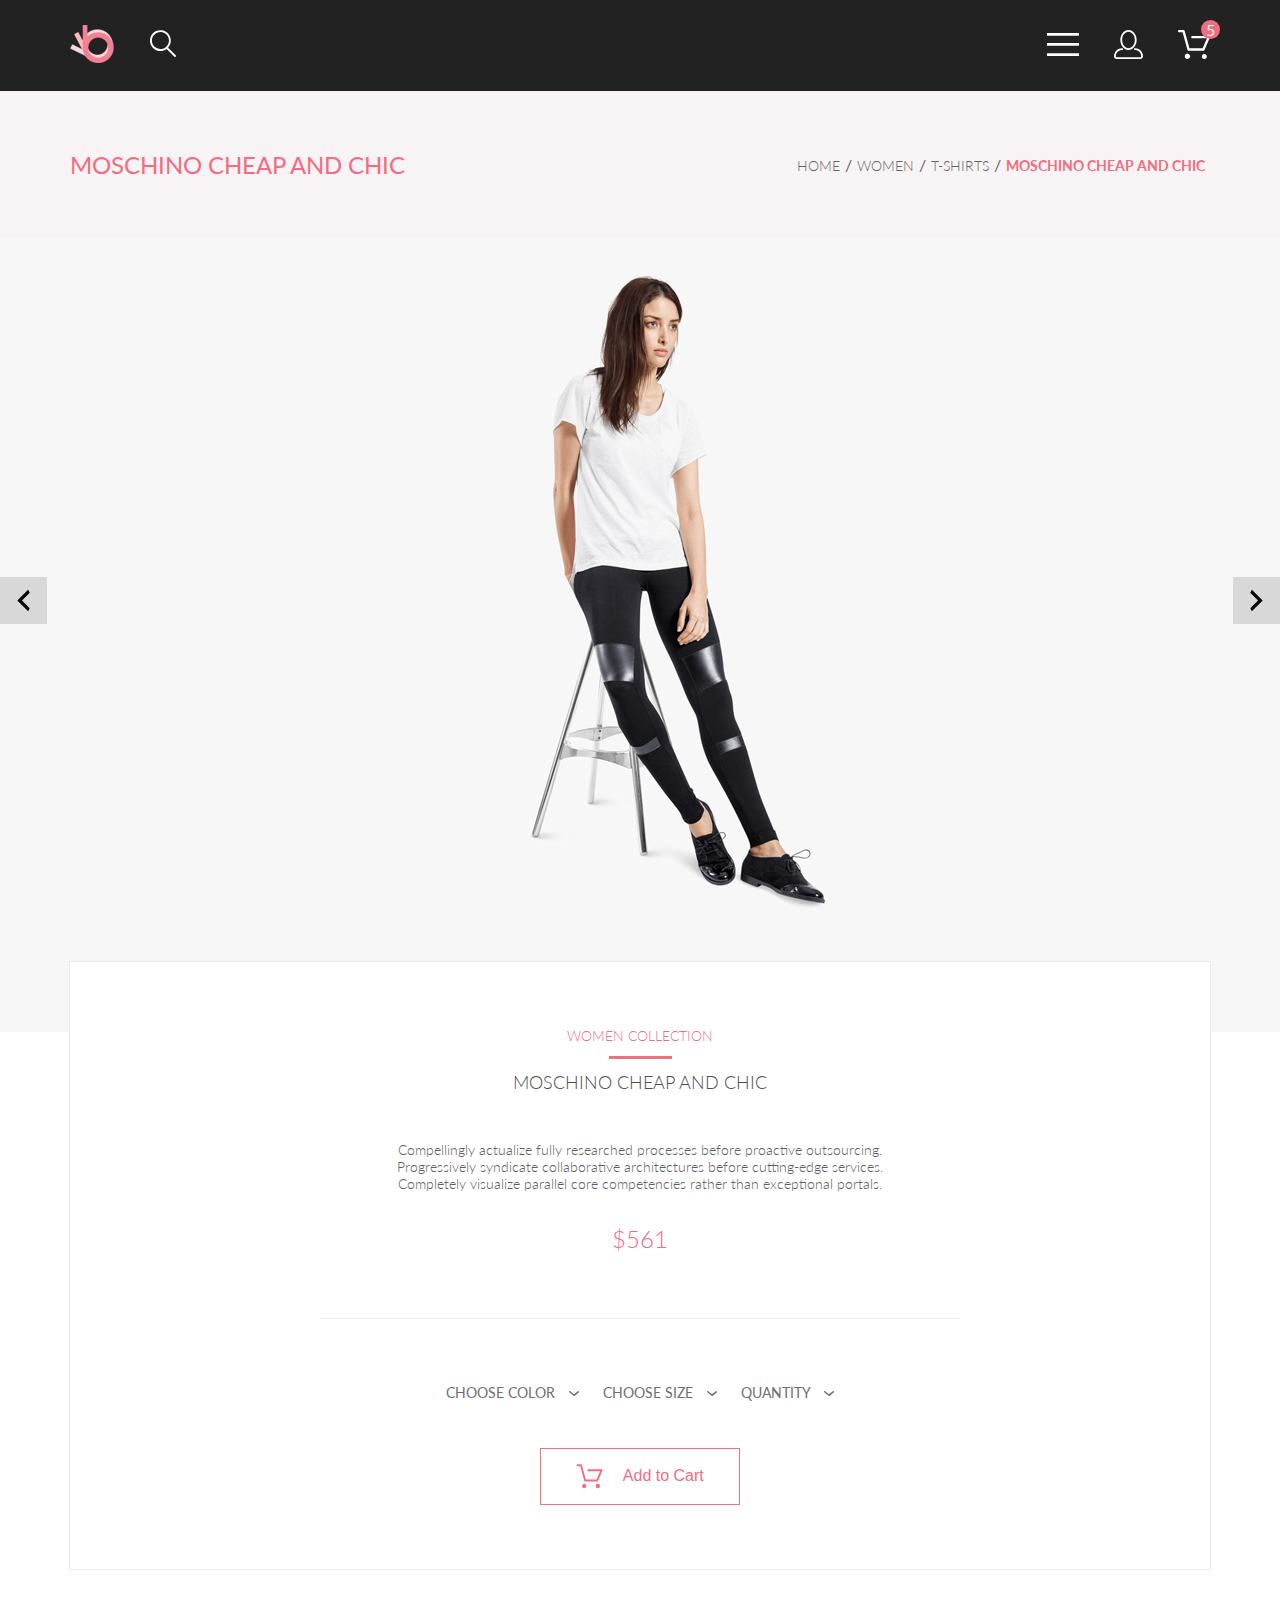
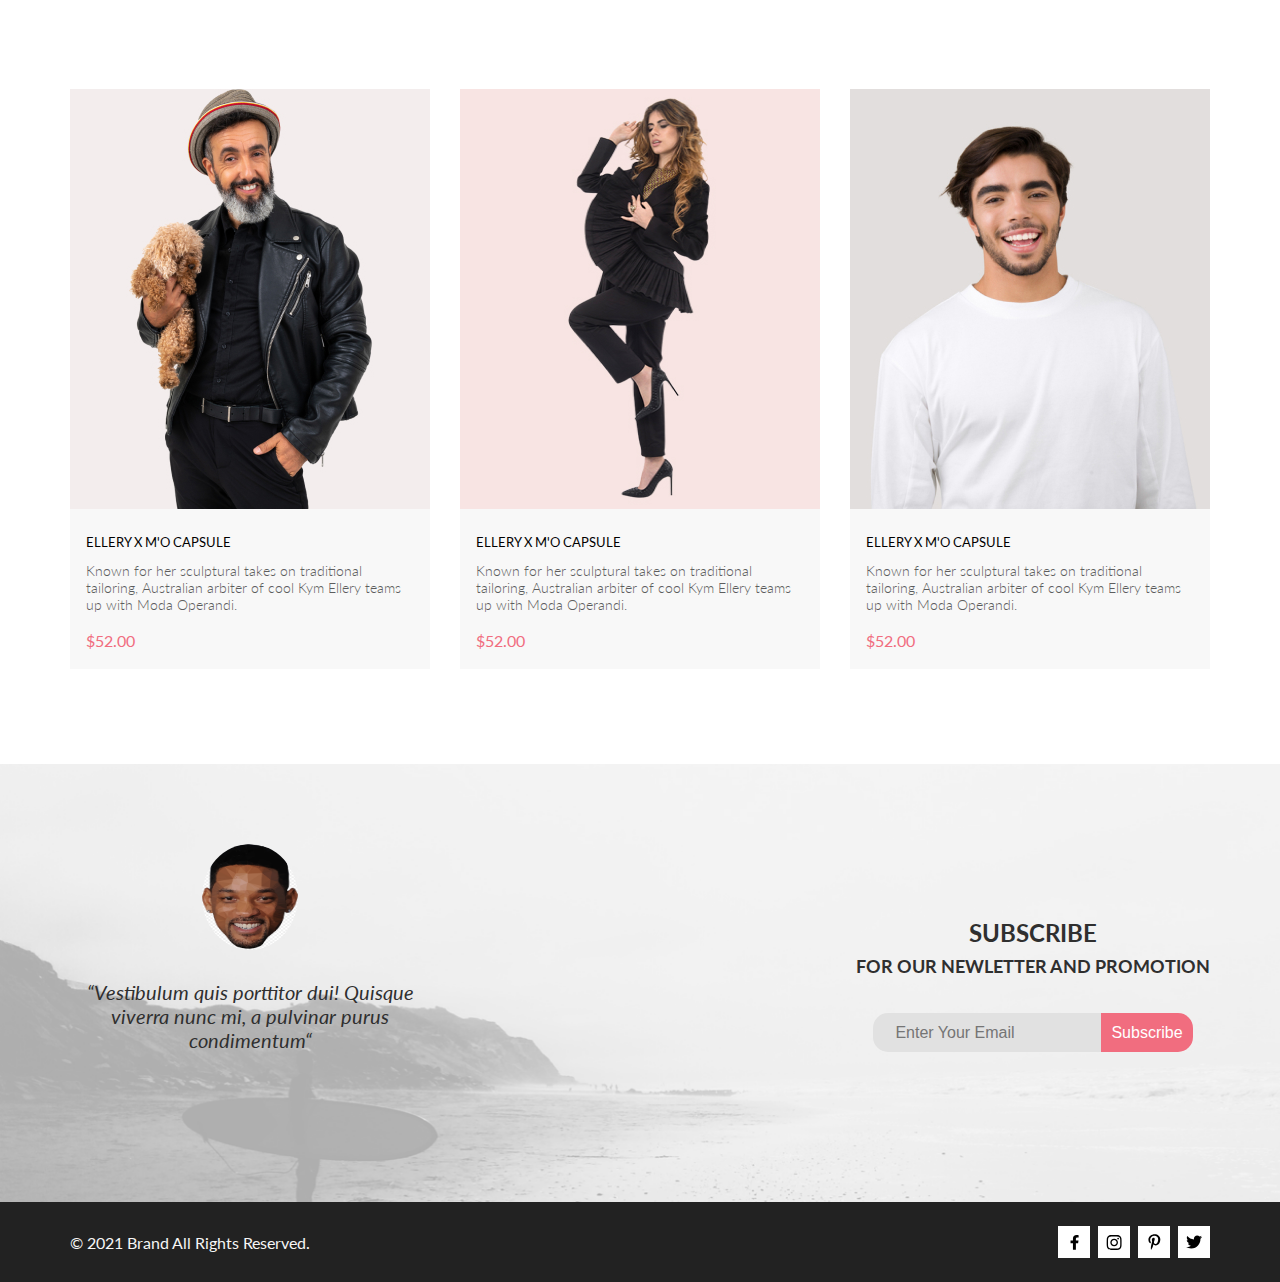
<file: product-page.html>
<!DOCTYPE html>
<html lang="en">

<head>
	<meta charset="UTF-8">
	<meta http-equiv="X-UA-Compatible" content="IE=edge">
	<meta name="viewport" content="width=device-width, initial-scale=1.0">
	<title>Product</title>
	<link rel="stylesheet" href="css/style.min.css">
</head>

<body>

	<header class="header">
		<div class="container header-wrap">
			<ul class="header-list">
				<li class="header-list__item">
					<a href="index.html" class="logo"><img src="img/header/logo.png" alt="logo"></a>
				</li>
				<li class="header-list__item">
					<button type="button" class="header-list__item--button">
						<svg width="27" height="28" viewBox="0 0 27 28" xmlns="http://www.w3.org/2000/svg">
							<path
								d="M19.0596 17.6259C20.6713 15.8658 21.6282 13.6048 21.7698 11.2225C21.9113 8.84018 21.2288 6.48173 19.8369 4.54318C18.445 2.60463 16.4285 1.20404 14.126 0.576619C11.8234 -0.0508009 9.3751 0.13316 7.19217 1.09761C5.00923 2.06205 3.22463 3.74825 2.13804 5.87302C1.05145 7.9978 0.729054 10.4318 1.225 12.7661C1.72094 15.1005 3.00501 17.1932 4.86158 18.6927C6.71814 20.1922 9.03413 21.0072 11.4206 21.0009C13.673 21.004 15.8645 20.27 17.6606 18.9109L25.4086 26.7179C25.4941 26.807 25.5965 26.8781 25.7099 26.927C25.8232 26.9759 25.9452 27.0017 26.0686 27.0029C26.1923 27.0033 26.3148 26.9782 26.4283 26.9292C26.5419 26.8801 26.6441 26.8082 26.7286 26.7179C26.9025 26.537 26.9997 26.2958 26.9997 26.0449C26.9997 25.794 26.9025 25.5528 26.7286 25.3719L19.0596 17.6259ZM2.88662 10.5009C2.89946 8.81563 3.41094 7.17187 4.35659 5.77685C5.30224 4.38183 6.63972 3.29801 8.20044 2.662C9.76115 2.02599 11.4752 1.86627 13.1266 2.20298C14.7779 2.53969 16.2926 3.35775 17.4797 4.55404C18.6668 5.75033 19.4732 7.27129 19.7972 8.92519C20.1212 10.5791 19.9483 12.2919 19.3002 13.8476C18.6522 15.4034 17.5581 16.7325 16.1559 17.6674C14.7536 18.6023 13.1059 19.1011 11.4206 19.1009C9.14916 19.0901 6.97482 18.1784 5.37484 16.566C3.77486 14.9537 2.87998 12.7724 2.88662 10.5009Z" />
						</svg>
					</button>
				</li>
			</ul>
			<ul class="header-list">
				<li class="header-list__item header-list__item--burger">
					<details>
						<summary><svg width="32" height="23" viewBox="0 0 32 23" xmlns="http://www.w3.org/2000/svg">
								<path d="M0 23V20.31H32V23H0ZM0 12.76V10.07H32V12.76H0ZM0 2.69V0H32V2.69H0Z" />
							</svg></summary>
						<nav class="side-block">
							<button type="button" class="close-btn">
								<svg width="13" height="13" viewBox="0 0 13 13" xmlns="http://www.w3.org/2000/svg">
									<path
										d="M7.4158 6.00409L11.7158 1.71409C11.9041 1.52579 12.0099 1.27039 12.0099 1.00409C12.0099 0.73779 11.9041 0.482395 11.7158 0.294092C11.5275 0.105788 11.2721 0 11.0058 0C10.7395 0 10.4841 0.105788 10.2958 0.294092L6.0058 4.59409L1.7158 0.294092C1.52749 0.105788 1.2721 -1.9841e-09 1.0058 0C0.739497 1.9841e-09 0.484102 0.105788 0.295798 0.294092C0.107495 0.482395 0.0017066 0.73779 0.0017066 1.00409C0.0017066 1.27039 0.107495 1.52579 0.295798 1.71409L4.5958 6.00409L0.295798 10.2941C0.20207 10.3871 0.127676 10.4977 0.0769072 10.6195C0.0261385 10.7414 0 10.8721 0 11.0041C0 11.1361 0.0261385 11.2668 0.0769072 11.3887C0.127676 11.5105 0.20207 11.6211 0.295798 11.7141C0.388761 11.8078 0.499362 11.8822 0.621222 11.933C0.743081 11.9838 0.873786 12.0099 1.0058 12.0099C1.13781 12.0099 1.26852 11.9838 1.39038 11.933C1.51223 11.8822 1.62284 11.8078 1.7158 11.7141L6.0058 7.41409L10.2958 11.7141C10.3888 11.8078 10.4994 11.8822 10.6212 11.933C10.7431 11.9838 10.8738 12.0099 11.0058 12.0099C11.1378 12.0099 11.2685 11.9838 11.3904 11.933C11.5122 11.8822 11.6228 11.8078 11.7158 11.7141C11.8095 11.6211 11.8839 11.5105 11.9347 11.3887C11.9855 11.2668 12.0116 11.1361 12.0116 11.0041C12.0116 10.8721 11.9855 10.7414 11.9347 10.6195C11.8839 10.4977 11.8095 10.3871 11.7158 10.2941L7.4158 6.00409Z" />
								</svg>
							</button>
							<h3 class="side-block__title">MENU</h3>
							<ul class="side-block__list">
								<li>
									<a class="side-block__list-link" href="#">men</a>
									<ul class="side-block__sublist">
										<li><a class="side-block__sublist-link" href="#">Accessories</a></li>
										<li><a class="side-block__sublist-link" href="#">Bags</a></li>
										<li><a class="side-block__sublist-link" href="#">Denim</a></li>
										<li><a class="side-block__sublist-link" href="#">T-shirts</a></li>
									</ul>
								</li>
								<li>
									<a class="side-block__list-link" href="#">women</a>
									<ul class="side-block__sublist">
										<li><a class="side-block__sublist-link" href="#">Accessories</a></li>
										<li><a class="side-block__sublist-link" href="#">Jackets & Coats</a></li>
										<li><a class="side-block__sublist-link" href="#">Polos</a></li>
										<li><a class="side-block__sublist-link" href="#">T-Shirts</a></li>
										<li><a class="side-block__sublist-link" href="#">Shirts</a></li>
									</ul>
								</li>
								<li>
									<a class="side-block__list-link" href="#">kids</a>
									<ul class="side-block__sublist">
										<li><a class="side-block__sublist-link" href="#">Accessories</a></li>
										<li><a class="side-block__sublist-link" href="#">Jackets & Coats</a></li>
										<li><a class="side-block__sublist-link" href="#">Polos</a></li>
										<li><a class="side-block__sublist-link" href="#">T-Shirts</a></li>
										<li><a class="side-block__sublist-link" href="#">Shirts</a></li>
										<li><a class="side-block__sublist-link" href="#">Bags</a></li>
									</ul>
								</li>
							</ul>
						</nav>
					</details>
				</li>
				<li class="header-list__item header-list__item--user">
					<a href="registration.html">
						<svg width="29" height="29" viewBox="0 0 29 29" xmlns="http://www.w3.org/2000/svg">
							<path
								d="M14.5 19.937C19 19.937 22.656 15.464 22.656 9.968C22.656 4.472 19 0 14.5 0C13.3631 0.0217413 12.2463 0.303398 11.2351 0.823397C10.2239 1.34339 9.34507 2.08794 8.66602 3C7.12663 4.99573 6.30819 7.45381 6.34399 9.974C6.34399 15.465 10 19.937 14.5 19.937ZM14.5 1.813C18 1.813 20.844 5.472 20.844 9.969C20.844 14.466 17.998 18.125 14.5 18.125C11.002 18.125 8.15603 14.465 8.15503 9.969C8.15403 5.473 11 1.813 14.5 1.813ZM20.844 18.125C20.6036 18.125 20.373 18.2205 20.203 18.3905C20.033 18.5605 19.9375 18.7911 19.9375 19.0315C19.9375 19.2719 20.033 19.5025 20.203 19.6725C20.373 19.8425 20.6036 19.938 20.844 19.938C22.526 19.9399 24.1386 20.6088 25.3279 21.7982C26.5172 22.9875 27.1861 24.6 27.188 26.282C27.1875 26.5221 27.0918 26.7523 26.922 26.9221C26.7522 27.0918 26.5221 27.1875 26.282 27.188H2.71997C2.47985 27.1875 2.24975 27.0918 2.07996 26.9221C1.91016 26.7523 1.81449 26.5221 1.81396 26.282C1.81608 24.6001 2.48517 22.9877 3.67444 21.7985C4.86371 20.6092 6.47608 19.9401 8.15796 19.938C8.39824 19.938 8.62868 19.8425 8.79858 19.6726C8.96849 19.5027 9.06396 19.2723 9.06396 19.032C9.06396 18.7917 8.96849 18.5613 8.79858 18.3914C8.62868 18.2215 8.39824 18.126 8.15796 18.126C5.99541 18.1279 3.92201 18.9875 2.39258 20.5164C0.863144 22.0453 0.00264777 24.1185 0 26.281C0.000794067 27.0019 0.287502 27.693 0.797241 28.2027C1.30698 28.7125 1.99811 28.9992 2.71899 29H26.282C27.0027 28.9989 27.6936 28.7121 28.2031 28.2024C28.7126 27.6927 28.9992 27.0017 29 26.281C28.9974 24.1187 28.1372 22.0457 26.6083 20.5168C25.0793 18.9878 23.0063 18.1276 20.844 18.125Z" />
						</svg>
					</a>
				</li>
				<li class="header-list__item header-list__item--cart">
					<a href="cart.html">
						<svg width="32" height="29" viewBox="0 0 32 29" xmlns="http://www.w3.org/2000/svg">
							<path
								d="M26.2009 29C25.5532 28.9738 24.9415 28.6948 24.4972 28.2227C24.0529 27.7506 23.8114 27.1232 23.8245 26.475C23.8376 25.8269 24.1043 25.2097 24.5673 24.7559C25.0303 24.3022 25.6527 24.048 26.301 24.048C26.9493 24.048 27.5717 24.3022 28.0347 24.7559C28.4977 25.2097 28.7644 25.8269 28.7775 26.475C28.7906 27.1232 28.549 27.7506 28.1047 28.2227C27.6604 28.6948 27.0488 28.9738 26.401 29H26.2009ZM6.75293 26.32C6.75293 25.79 6.91011 25.2718 7.20459 24.8311C7.49907 24.3904 7.91764 24.0469 8.40735 23.844C8.89705 23.6412 9.43594 23.5881 9.95581 23.6915C10.4757 23.7949 10.9532 24.0502 11.328 24.425C11.7028 24.7998 11.9581 25.2773 12.0615 25.7972C12.1649 26.317 12.1118 26.8559 11.9089 27.3456C11.7061 27.8353 11.3626 28.2539 10.9219 28.5483C10.4812 28.8428 9.96304 29 9.43298 29C9.08087 29.0003 8.73212 28.9311 8.40674 28.7966C8.08136 28.662 7.78569 28.4646 7.53662 28.2158C7.28755 27.9669 7.09001 27.6713 6.9552 27.3461C6.82039 27.0208 6.75098 26.6721 6.75098 26.32H6.75293ZM10.553 20.686C10.2935 20.6868 10.0409 20.6024 9.83411 20.4457C9.62727 20.2891 9.47758 20.0689 9.40796 19.819L4.57495 2.36401H1.18201C0.868521 2.36401 0.567859 2.23947 0.346191 2.01781C0.124523 1.79614 0 1.49549 0 1.18201C0 0.868519 0.124523 0.567873 0.346191 0.346205C0.567859 0.124537 0.868521 5.81268e-06 1.18201 5.81268e-06H5.46301C5.7225 -0.00080736 5.97504 0.0837201 6.18176 0.240568C6.38848 0.397416 6.53784 0.617884 6.60693 0.868006L11.4399 18.323H24.6179L29.001 8.27501H14.401C14.2428 8.27961 14.0854 8.25242 13.9379 8.19507C13.7904 8.13771 13.6559 8.05134 13.5424 7.94108C13.4288 7.83082 13.3386 7.69891 13.277 7.55315C13.2154 7.40739 13.1836 7.25075 13.1836 7.0925C13.1836 6.93426 13.2154 6.77762 13.277 6.63186C13.3386 6.4861 13.4288 6.35419 13.5424 6.24393C13.6559 6.13367 13.7904 6.0473 13.9379 5.98994C14.0854 5.93259 14.2428 5.90541 14.401 5.91001H30.814C31.0097 5.90996 31.2022 5.95866 31.3744 6.05172C31.5465 6.14478 31.6928 6.27926 31.7999 6.44301C31.9078 6.60729 31.9734 6.79569 31.9908 6.99145C32.0083 7.18721 31.9771 7.38424 31.9 7.565L26.495 19.977C26.4026 20.1876 26.251 20.3668 26.0585 20.4927C25.866 20.6186 25.641 20.6858 25.411 20.686H10.553Z" />
						</svg>
					</a>
				</li>
			</ul>

		</div>
	</header>

	<section class="main-navbar">
		<div class="container main-navbar-wrap">
			<h2 class="main-navbar__title">MOSCHINO CHEAP AND CHIC</h2>
			<ul class="breadcrumbs">
				<li class="breadcrumbs__item"><a href="index.html" class="breadcrumbs__link">home</a></li>
				<li class="breadcrumbs__item"><a href="#" class="breadcrumbs__link">women</a></li>
				<li class="breadcrumbs__item"><a href="#" class="breadcrumbs__link">t-shirts</a></li>
				<li class="breadcrumbs__item"><a href="#" class="breadcrumbs__link">MOSCHINO CHEAP AND CHIC</a></li>
			</ul>
		</div>
	</section>

	<main class="main">

		<section class="product">
			<div class="product-slider">
				<button class="product-slider__button" type="button">
					<svg width="13" height="23" viewBox="0 0 13 23" xmlns="http://www.w3.org/2000/svg">
						<path
							d="M12.6998 3.7499L4.9498 11.4999L12.6998 19.2499L11.1498 22.3499L0.299805 11.4999L11.1498 0.649902L12.6998 3.7499Z" />
					</svg>
				</button>
				<img src="img/product-cards/w-4.png" alt="slider" class="product-slider__image">
				<button class="product-slider__button" type="button">
					<svg width="13" height="23" viewBox="0 0 13 23" xmlns="http://www.w3.org/2000/svg">
						<path
							d="M0.299805 19.2499L8.0498 11.4999L0.299805 3.7499L1.8498 0.649902L12.6998 11.4999L1.8498 22.3499L0.299805 19.2499Z" />
					</svg>
				</button>
			</div>
			<div class="container product-info">
				<p class="product-info__collection">WOMEN COLLECTION</p>
				<hr class="product-info__n1">
				<h1 class="product-info__name">MOSCHINO CHEAP AND CHIC</h1>
				<p class="product-info__description">
					Compellingly actualize fully researched processes before proactive outsourcing. Progressively syndicate
					collaborative architectures before cutting-edge services. Completely visualize parallel core competencies
					rather than exceptional portals.
				</p>
				<span class="product-info__price">$561</span>
				<hr class="product-info__n2">
				<ul class="product-info__sort">
					<li>
						<details id="color">
							<summary>Choose color
								<svg width="11" height="6" viewBox="0 0 11 6" xmlns="http://www.w3.org/2000/svg">
									<path
										d="M5.00214 5.00214C4.83521 5.00247 4.67343 4.94433 4.54488 4.83782L0.258102 1.2655C0.112196 1.14422 0.0204417 0.969958 0.00302325 0.781035C-0.0143952 0.592112 0.0439493 0.404007 0.165221 0.258101C0.286493 0.112196 0.460759 0.0204417 0.649682 0.00302327C0.838605 -0.0143952 1.02671 0.043949 1.17262 0.165221L5.00214 3.36602L8.83167 0.279536C8.90475 0.220188 8.98884 0.175869 9.0791 0.149125C9.16937 0.122382 9.26403 0.113741 9.35764 0.1237C9.45126 0.133659 9.54198 0.162021 9.6246 0.207156C9.70722 0.252292 9.7801 0.313311 9.83906 0.386705C9.90449 0.460167 9.95405 0.546351 9.98462 0.639855C10.0152 0.733359 10.0261 0.83217 10.0167 0.930097C10.0073 1.02802 9.97784 1.12296 9.93005 1.20895C9.88227 1.29494 9.81723 1.37013 9.73904 1.42982L5.45225 4.88068C5.32002 4.97036 5.16154 5.01312 5.00214 5.00214Z" />
								</svg>
							</summary>
							<ul class="sublist">
								<li class="sublist__item">
									<input name="color" type="radio">
									<label for="">White</label>
								</li>
								<li class="sublist__item">
									<input name="color" type="radio">
									<label for="">Black</label>
								</li>
								<li class="sublist__item">
									<input name="color" type="radio">
									<label for="">Red</label>
								</li>
								<li class="sublist__item">
									<input name="color" type="radio">
									<label for="">Blue</label>
								</li>
							</ul>
						</details>
					</li>
					<li>
						<details id="size">
							<summary>Choose size
								<svg width="11" height="6" viewBox="0 0 11 6" xmlns="http://www.w3.org/2000/svg">
									<path
										d="M5.00214 5.00214C4.83521 5.00247 4.67343 4.94433 4.54488 4.83782L0.258102 1.2655C0.112196 1.14422 0.0204417 0.969958 0.00302325 0.781035C-0.0143952 0.592112 0.0439493 0.404007 0.165221 0.258101C0.286493 0.112196 0.460759 0.0204417 0.649682 0.00302327C0.838605 -0.0143952 1.02671 0.043949 1.17262 0.165221L5.00214 3.36602L8.83167 0.279536C8.90475 0.220188 8.98884 0.175869 9.0791 0.149125C9.16937 0.122382 9.26403 0.113741 9.35764 0.1237C9.45126 0.133659 9.54198 0.162021 9.6246 0.207156C9.70722 0.252292 9.7801 0.313311 9.83906 0.386705C9.90449 0.460167 9.95405 0.546351 9.98462 0.639855C10.0152 0.733359 10.0261 0.83217 10.0167 0.930097C10.0073 1.02802 9.97784 1.12296 9.93005 1.20895C9.88227 1.29494 9.81723 1.37013 9.73904 1.42982L5.45225 4.88068C5.32002 4.97036 5.16154 5.01312 5.00214 5.00214Z" />
								</svg>
							</summary>
							<ul class="sublist">
								<li class="sublist__item">
									<input name="size" type="radio">
									<label for="">XS</label>
								</li>
								<li class="sublist__item">
									<input name="size" type="radio">
									<label for="">S</label>
								</li>
								<li class="sublist__item">
									<input name="size" type="radio">
									<label for="">M</label>
								</li>
								<li class="sublist__item">
									<input name="size" type="radio">
									<label for="">L</label>
								</li>
							</ul>
						</details>
					</li>
					<li>
						<details id="quantity">
							<summary>Quantity
								<svg width="11" height="6" viewBox="0 0 11 6" xmlns="http://www.w3.org/2000/svg">
									<path
										d="M5.00214 5.00214C4.83521 5.00247 4.67343 4.94433 4.54488 4.83782L0.258102 1.2655C0.112196 1.14422 0.0204417 0.969958 0.00302325 0.781035C-0.0143952 0.592112 0.0439493 0.404007 0.165221 0.258101C0.286493 0.112196 0.460759 0.0204417 0.649682 0.00302327C0.838605 -0.0143952 1.02671 0.043949 1.17262 0.165221L5.00214 3.36602L8.83167 0.279536C8.90475 0.220188 8.98884 0.175869 9.0791 0.149125C9.16937 0.122382 9.26403 0.113741 9.35764 0.1237C9.45126 0.133659 9.54198 0.162021 9.6246 0.207156C9.70722 0.252292 9.7801 0.313311 9.83906 0.386705C9.90449 0.460167 9.95405 0.546351 9.98462 0.639855C10.0152 0.733359 10.0261 0.83217 10.0167 0.930097C10.0073 1.02802 9.97784 1.12296 9.93005 1.20895C9.88227 1.29494 9.81723 1.37013 9.73904 1.42982L5.45225 4.88068C5.32002 4.97036 5.16154 5.01312 5.00214 5.00214Z" />
								</svg>
							</summary>
							<ul class="sublist">
								<li class="sublist__item">
									<input type="number">
								</li>
							</ul>
						</details>
					</li>
				</ul>
				<button class="product-info__button">
					<svg width="27" height="25" viewBox="0 0 27 25" xmlns="http://www.w3.org/2000/svg">
						<path
							d="M21.876 22.2662C21.921 22.2549 21.9423 22.2339 21.96 22.2129C21.9678 22.2037 21.9756 22.1946 21.9835 22.1855C22.02 22.1438 22.0233 22.0553 22.0224 22.0105C22.0092 21.9044 21.9185 21.8315 21.8412 21.8315C21.8375 21.8315 21.8336 21.8317 21.8312 21.8318C21.7531 21.8372 21.6653 21.9409 21.6719 22.0625C21.6813 22.1793 21.7675 22.2662 21.8392 22.2662H21.876ZM8.21954 22.2599C8.31873 22.2599 8.39935 22.1655 8.39935 22.0496C8.39935 21.9341 8.31873 21.8401 8.21954 21.8401C8.12042 21.8401 8.03973 21.9341 8.03973 22.0496C8.03973 22.1655 8.12042 22.2599 8.21954 22.2599ZM21.9995 24.2662C21.9517 24.2662 21.8878 24.2662 21.8392 24.2662C20.7017 24.2662 19.7567 23.3545 19.6765 22.198C19.5964 20.9929 20.4937 19.9183 21.6953 19.8364C21.7441 19.8331 21.7928 19.8315 21.8412 19.8315C22.9799 19.8315 23.9413 20.7324 24.019 21.8884C24.0505 22.4915 23.8741 23.0612 23.4898 23.5012C23.1055 23.9575 22.5764 24.2177 21.9995 24.2662ZM8.21954 24.2599C7.01532 24.2599 6.03973 23.2709 6.03973 22.0496C6.03973 20.8291 7.01532 19.8401 8.21954 19.8401C9.42371 19.8401 10.3994 20.8291 10.3994 22.0496C10.3994 23.2709 9.42371 24.2599 8.21954 24.2599ZM21.1984 17.3938H9.13306C8.70013 17.3938 8.31586 17.1005 8.20331 16.6775L4.27753 2.24768H1.52173C0.993408 2.24768 0.560547 1.80859 0.560547 1.27039C0.560547 0.733032 0.993408 0.292969 1.52173 0.292969H4.99933C5.43134 0.292969 5.81561 0.586304 5.9281 1.01025L9.85394 15.4391H20.5576L24.1144 7.13379H12.2578C11.7286 7.13379 11.2957 6.69373 11.2957 6.15649C11.2957 5.61914 11.7286 5.17908 12.2578 5.17908H25.5886C25.9091 5.17908 26.2141 5.34192 26.3896 5.61914C26.566 5.89539 26.5984 6.23743 26.4697 6.547L22.0795 16.807C21.9193 17.1653 21.5827 17.3938 21.1984 17.3938Z" />
					</svg>
					Add to Cart
				</button>
			</div>
		</section>

		<section class="showcase">
			<h2 class="visibility-hidden">Showcase</h2>
			<div class="container">
				<ul class="showcase-wrap">
					<!-- <li class="showcase-box">
						<div class="showcase-box__filter"><button class="showcase-box__button">
								<svg width="27" height="25" viewBox="0 0 27 25" xmlns="http://www.w3.org/2000/svg">
									<path
										d="M21.876 22.2662C21.921 22.2549 21.9423 22.2339 21.96 22.2129C21.9678 22.2037 21.9756 22.1946 21.9835 22.1855C22.02 22.1438 22.0233 22.0553 22.0224 22.0105C22.0092 21.9044 21.9185 21.8315 21.8412 21.8315C21.8375 21.8315 21.8336 21.8317 21.8312 21.8318C21.7531 21.8372 21.6653 21.9409 21.6719 22.0625C21.6813 22.1793 21.7675 22.2662 21.8392 22.2662H21.876ZM8.21954 22.2599C8.31873 22.2599 8.39935 22.1655 8.39935 22.0496C8.39935 21.9341 8.31873 21.8401 8.21954 21.8401C8.12042 21.8401 8.03973 21.9341 8.03973 22.0496C8.03973 22.1655 8.12042 22.2599 8.21954 22.2599ZM21.9995 24.2662C21.9517 24.2662 21.8878 24.2662 21.8392 24.2662C20.7017 24.2662 19.7567 23.3545 19.6765 22.198C19.5964 20.9929 20.4937 19.9183 21.6953 19.8364C21.7441 19.8331 21.7928 19.8315 21.8412 19.8315C22.9799 19.8315 23.9413 20.7324 24.019 21.8884C24.0505 22.4915 23.8741 23.0612 23.4898 23.5012C23.1055 23.9575 22.5764 24.2177 21.9995 24.2662ZM8.21954 24.2599C7.01532 24.2599 6.03973 23.2709 6.03973 22.0496C6.03973 20.8291 7.01532 19.8401 8.21954 19.8401C9.42371 19.8401 10.3994 20.8291 10.3994 22.0496C10.3994 23.2709 9.42371 24.2599 8.21954 24.2599ZM21.1984 17.3938H9.13306C8.70013 17.3938 8.31586 17.1005 8.20331 16.6775L4.27753 2.24768H1.52173C0.993408 2.24768 0.560547 1.80859 0.560547 1.27039C0.560547 0.733032 0.993408 0.292969 1.52173 0.292969H4.99933C5.43134 0.292969 5.81561 0.586304 5.9281 1.01025L9.85394 15.4391H20.5576L24.1144 7.13379H12.2578C11.7286 7.13379 11.2957 6.69373 11.2957 6.15649C11.2957 5.61914 11.7286 5.17908 12.2578 5.17908H25.5886C25.9091 5.17908 26.2141 5.34192 26.3896 5.61914C26.566 5.89539 26.5984 6.23743 26.4697 6.547L22.0795 16.807C21.9193 17.1653 21.5827 17.3938 21.1984 17.3938Z" />
								</svg>
								Add to Cart
							</button>
						</div>
						<img class="showcase-box__image" src="img/product-cards/m-1.jpg" alt="product">
						<div class="showcase-textblock">
							<a href="#" class="showcase-textblock__link">ELLERY X M'O CAPSULE</a>
							<p class="showcase-textblock__description">Known for her sculptural takes on traditional tailoring,
								Australian arbiter of cool Kym Ellery teams up with Moda Operandi.</p>
							<span class="showcase-textblock__price">$52.00</span>
						</div>
					</li>
					<li class="showcase-box">
						<div class="showcase-box__filter"><button class="showcase-box__button">
								<svg width="27" height="25" viewBox="0 0 27 25" xmlns="http://www.w3.org/2000/svg">
									<path
										d="M21.876 22.2662C21.921 22.2549 21.9423 22.2339 21.96 22.2129C21.9678 22.2037 21.9756 22.1946 21.9835 22.1855C22.02 22.1438 22.0233 22.0553 22.0224 22.0105C22.0092 21.9044 21.9185 21.8315 21.8412 21.8315C21.8375 21.8315 21.8336 21.8317 21.8312 21.8318C21.7531 21.8372 21.6653 21.9409 21.6719 22.0625C21.6813 22.1793 21.7675 22.2662 21.8392 22.2662H21.876ZM8.21954 22.2599C8.31873 22.2599 8.39935 22.1655 8.39935 22.0496C8.39935 21.9341 8.31873 21.8401 8.21954 21.8401C8.12042 21.8401 8.03973 21.9341 8.03973 22.0496C8.03973 22.1655 8.12042 22.2599 8.21954 22.2599ZM21.9995 24.2662C21.9517 24.2662 21.8878 24.2662 21.8392 24.2662C20.7017 24.2662 19.7567 23.3545 19.6765 22.198C19.5964 20.9929 20.4937 19.9183 21.6953 19.8364C21.7441 19.8331 21.7928 19.8315 21.8412 19.8315C22.9799 19.8315 23.9413 20.7324 24.019 21.8884C24.0505 22.4915 23.8741 23.0612 23.4898 23.5012C23.1055 23.9575 22.5764 24.2177 21.9995 24.2662ZM8.21954 24.2599C7.01532 24.2599 6.03973 23.2709 6.03973 22.0496C6.03973 20.8291 7.01532 19.8401 8.21954 19.8401C9.42371 19.8401 10.3994 20.8291 10.3994 22.0496C10.3994 23.2709 9.42371 24.2599 8.21954 24.2599ZM21.1984 17.3938H9.13306C8.70013 17.3938 8.31586 17.1005 8.20331 16.6775L4.27753 2.24768H1.52173C0.993408 2.24768 0.560547 1.80859 0.560547 1.27039C0.560547 0.733032 0.993408 0.292969 1.52173 0.292969H4.99933C5.43134 0.292969 5.81561 0.586304 5.9281 1.01025L9.85394 15.4391H20.5576L24.1144 7.13379H12.2578C11.7286 7.13379 11.2957 6.69373 11.2957 6.15649C11.2957 5.61914 11.7286 5.17908 12.2578 5.17908H25.5886C25.9091 5.17908 26.2141 5.34192 26.3896 5.61914C26.566 5.89539 26.5984 6.23743 26.4697 6.547L22.0795 16.807C21.9193 17.1653 21.5827 17.3938 21.1984 17.3938Z" />
								</svg>
								Add to Cart
							</button>
						</div>
						<img class="showcase-box__image" src="img/product-cards/w-4.png" alt="product">
						<div class="showcase-textblock">
							<a href="product-page.html" class="showcase-textblock__link">MOSCHINO CHEAP AND CHIC</a>
							<p class="showcase-textblock__description">Compellingly actualize fully researched processes before
								proactive outsourcing. </p>
							<span class="showcase-textblock__price">$561.00</span>
						</div>
					</li>
					<li class="showcase-box">
						<div class="showcase-box__filter"><button class="showcase-box__button">
								<svg width="27" height="25" viewBox="0 0 27 25" xmlns="http://www.w3.org/2000/svg">
									<path
										d="M21.876 22.2662C21.921 22.2549 21.9423 22.2339 21.96 22.2129C21.9678 22.2037 21.9756 22.1946 21.9835 22.1855C22.02 22.1438 22.0233 22.0553 22.0224 22.0105C22.0092 21.9044 21.9185 21.8315 21.8412 21.8315C21.8375 21.8315 21.8336 21.8317 21.8312 21.8318C21.7531 21.8372 21.6653 21.9409 21.6719 22.0625C21.6813 22.1793 21.7675 22.2662 21.8392 22.2662H21.876ZM8.21954 22.2599C8.31873 22.2599 8.39935 22.1655 8.39935 22.0496C8.39935 21.9341 8.31873 21.8401 8.21954 21.8401C8.12042 21.8401 8.03973 21.9341 8.03973 22.0496C8.03973 22.1655 8.12042 22.2599 8.21954 22.2599ZM21.9995 24.2662C21.9517 24.2662 21.8878 24.2662 21.8392 24.2662C20.7017 24.2662 19.7567 23.3545 19.6765 22.198C19.5964 20.9929 20.4937 19.9183 21.6953 19.8364C21.7441 19.8331 21.7928 19.8315 21.8412 19.8315C22.9799 19.8315 23.9413 20.7324 24.019 21.8884C24.0505 22.4915 23.8741 23.0612 23.4898 23.5012C23.1055 23.9575 22.5764 24.2177 21.9995 24.2662ZM8.21954 24.2599C7.01532 24.2599 6.03973 23.2709 6.03973 22.0496C6.03973 20.8291 7.01532 19.8401 8.21954 19.8401C9.42371 19.8401 10.3994 20.8291 10.3994 22.0496C10.3994 23.2709 9.42371 24.2599 8.21954 24.2599ZM21.1984 17.3938H9.13306C8.70013 17.3938 8.31586 17.1005 8.20331 16.6775L4.27753 2.24768H1.52173C0.993408 2.24768 0.560547 1.80859 0.560547 1.27039C0.560547 0.733032 0.993408 0.292969 1.52173 0.292969H4.99933C5.43134 0.292969 5.81561 0.586304 5.9281 1.01025L9.85394 15.4391H20.5576L24.1144 7.13379H12.2578C11.7286 7.13379 11.2957 6.69373 11.2957 6.15649C11.2957 5.61914 11.7286 5.17908 12.2578 5.17908H25.5886C25.9091 5.17908 26.2141 5.34192 26.3896 5.61914C26.566 5.89539 26.5984 6.23743 26.4697 6.547L22.0795 16.807C21.9193 17.1653 21.5827 17.3938 21.1984 17.3938Z" />
								</svg>
								Add to Cart
							</button>
						</div>
						<img class="showcase-box__image" src="img/product-cards/m-2.jpg" alt="product">
						<div class="showcase-textblock">
							<a href="#" class="showcase-textblock__link">ELLERY X M'O CAPSULE</a>
							<p class="showcase-textblock__description">Known for her sculptural takes on traditional tailoring,
								Australian arbiter of cool Kym Ellery teams up with Moda Operandi.</p>
							<span class="showcase-textblock__price">$52.00</span>
						</div>
					</li>
					<li class="showcase-box">
						<div class="showcase-box__filter"><button class="showcase-box__button">
								<svg width="27" height="25" viewBox="0 0 27 25" xmlns="http://www.w3.org/2000/svg">
									<path
										d="M21.876 22.2662C21.921 22.2549 21.9423 22.2339 21.96 22.2129C21.9678 22.2037 21.9756 22.1946 21.9835 22.1855C22.02 22.1438 22.0233 22.0553 22.0224 22.0105C22.0092 21.9044 21.9185 21.8315 21.8412 21.8315C21.8375 21.8315 21.8336 21.8317 21.8312 21.8318C21.7531 21.8372 21.6653 21.9409 21.6719 22.0625C21.6813 22.1793 21.7675 22.2662 21.8392 22.2662H21.876ZM8.21954 22.2599C8.31873 22.2599 8.39935 22.1655 8.39935 22.0496C8.39935 21.9341 8.31873 21.8401 8.21954 21.8401C8.12042 21.8401 8.03973 21.9341 8.03973 22.0496C8.03973 22.1655 8.12042 22.2599 8.21954 22.2599ZM21.9995 24.2662C21.9517 24.2662 21.8878 24.2662 21.8392 24.2662C20.7017 24.2662 19.7567 23.3545 19.6765 22.198C19.5964 20.9929 20.4937 19.9183 21.6953 19.8364C21.7441 19.8331 21.7928 19.8315 21.8412 19.8315C22.9799 19.8315 23.9413 20.7324 24.019 21.8884C24.0505 22.4915 23.8741 23.0612 23.4898 23.5012C23.1055 23.9575 22.5764 24.2177 21.9995 24.2662ZM8.21954 24.2599C7.01532 24.2599 6.03973 23.2709 6.03973 22.0496C6.03973 20.8291 7.01532 19.8401 8.21954 19.8401C9.42371 19.8401 10.3994 20.8291 10.3994 22.0496C10.3994 23.2709 9.42371 24.2599 8.21954 24.2599ZM21.1984 17.3938H9.13306C8.70013 17.3938 8.31586 17.1005 8.20331 16.6775L4.27753 2.24768H1.52173C0.993408 2.24768 0.560547 1.80859 0.560547 1.27039C0.560547 0.733032 0.993408 0.292969 1.52173 0.292969H4.99933C5.43134 0.292969 5.81561 0.586304 5.9281 1.01025L9.85394 15.4391H20.5576L24.1144 7.13379H12.2578C11.7286 7.13379 11.2957 6.69373 11.2957 6.15649C11.2957 5.61914 11.7286 5.17908 12.2578 5.17908H25.5886C25.9091 5.17908 26.2141 5.34192 26.3896 5.61914C26.566 5.89539 26.5984 6.23743 26.4697 6.547L22.0795 16.807C21.9193 17.1653 21.5827 17.3938 21.1984 17.3938Z" />
								</svg>
								Add to Cart
							</button>
						</div>
						<img class="showcase-box__image" src="img/product-cards/m-4.jpg" alt="product">
						<div class="showcase-textblock">
							<a href="#" class="showcase-textblock__link">ELLERY X M'O CAPSULE</a>
							<p class="showcase-textblock__description">Known for her sculptural takes on traditional tailoring,
								Australian arbiter of cool Kym Ellery teams up with Moda Operandi.</p>
							<span class="showcase-textblock__price">$52.00</span>
						</div>
					</li>
					<li class="showcase-box">
						<div class="showcase-box__filter"><button class="showcase-box__button">
								<svg width="27" height="25" viewBox="0 0 27 25" xmlns="http://www.w3.org/2000/svg">
									<path
										d="M21.876 22.2662C21.921 22.2549 21.9423 22.2339 21.96 22.2129C21.9678 22.2037 21.9756 22.1946 21.9835 22.1855C22.02 22.1438 22.0233 22.0553 22.0224 22.0105C22.0092 21.9044 21.9185 21.8315 21.8412 21.8315C21.8375 21.8315 21.8336 21.8317 21.8312 21.8318C21.7531 21.8372 21.6653 21.9409 21.6719 22.0625C21.6813 22.1793 21.7675 22.2662 21.8392 22.2662H21.876ZM8.21954 22.2599C8.31873 22.2599 8.39935 22.1655 8.39935 22.0496C8.39935 21.9341 8.31873 21.8401 8.21954 21.8401C8.12042 21.8401 8.03973 21.9341 8.03973 22.0496C8.03973 22.1655 8.12042 22.2599 8.21954 22.2599ZM21.9995 24.2662C21.9517 24.2662 21.8878 24.2662 21.8392 24.2662C20.7017 24.2662 19.7567 23.3545 19.6765 22.198C19.5964 20.9929 20.4937 19.9183 21.6953 19.8364C21.7441 19.8331 21.7928 19.8315 21.8412 19.8315C22.9799 19.8315 23.9413 20.7324 24.019 21.8884C24.0505 22.4915 23.8741 23.0612 23.4898 23.5012C23.1055 23.9575 22.5764 24.2177 21.9995 24.2662ZM8.21954 24.2599C7.01532 24.2599 6.03973 23.2709 6.03973 22.0496C6.03973 20.8291 7.01532 19.8401 8.21954 19.8401C9.42371 19.8401 10.3994 20.8291 10.3994 22.0496C10.3994 23.2709 9.42371 24.2599 8.21954 24.2599ZM21.1984 17.3938H9.13306C8.70013 17.3938 8.31586 17.1005 8.20331 16.6775L4.27753 2.24768H1.52173C0.993408 2.24768 0.560547 1.80859 0.560547 1.27039C0.560547 0.733032 0.993408 0.292969 1.52173 0.292969H4.99933C5.43134 0.292969 5.81561 0.586304 5.9281 1.01025L9.85394 15.4391H20.5576L24.1144 7.13379H12.2578C11.7286 7.13379 11.2957 6.69373 11.2957 6.15649C11.2957 5.61914 11.7286 5.17908 12.2578 5.17908H25.5886C25.9091 5.17908 26.2141 5.34192 26.3896 5.61914C26.566 5.89539 26.5984 6.23743 26.4697 6.547L22.0795 16.807C21.9193 17.1653 21.5827 17.3938 21.1984 17.3938Z" />
								</svg>
								Add to Cart
							</button>
						</div>
						<img class="showcase-box__image" src="img/product-cards/w-2.jpg" alt="product">
						<div class="showcase-textblock">
							<a href="#" class="showcase-textblock__link">ELLERY X M'O CAPSULE</a>
							<p class="showcase-textblock__description">Known for her sculptural takes on traditional tailoring,
								Australian arbiter of cool Kym Ellery teams up with Moda Operandi.</p>
							<span class="showcase-textblock__price">$52.00</span>
						</div>
					</li>
					<li class="showcase-box">
						<div class="showcase-box__filter"><button class="showcase-box__button">
								<svg width="27" height="25" viewBox="0 0 27 25" xmlns="http://www.w3.org/2000/svg">
									<path
										d="M21.876 22.2662C21.921 22.2549 21.9423 22.2339 21.96 22.2129C21.9678 22.2037 21.9756 22.1946 21.9835 22.1855C22.02 22.1438 22.0233 22.0553 22.0224 22.0105C22.0092 21.9044 21.9185 21.8315 21.8412 21.8315C21.8375 21.8315 21.8336 21.8317 21.8312 21.8318C21.7531 21.8372 21.6653 21.9409 21.6719 22.0625C21.6813 22.1793 21.7675 22.2662 21.8392 22.2662H21.876ZM8.21954 22.2599C8.31873 22.2599 8.39935 22.1655 8.39935 22.0496C8.39935 21.9341 8.31873 21.8401 8.21954 21.8401C8.12042 21.8401 8.03973 21.9341 8.03973 22.0496C8.03973 22.1655 8.12042 22.2599 8.21954 22.2599ZM21.9995 24.2662C21.9517 24.2662 21.8878 24.2662 21.8392 24.2662C20.7017 24.2662 19.7567 23.3545 19.6765 22.198C19.5964 20.9929 20.4937 19.9183 21.6953 19.8364C21.7441 19.8331 21.7928 19.8315 21.8412 19.8315C22.9799 19.8315 23.9413 20.7324 24.019 21.8884C24.0505 22.4915 23.8741 23.0612 23.4898 23.5012C23.1055 23.9575 22.5764 24.2177 21.9995 24.2662ZM8.21954 24.2599C7.01532 24.2599 6.03973 23.2709 6.03973 22.0496C6.03973 20.8291 7.01532 19.8401 8.21954 19.8401C9.42371 19.8401 10.3994 20.8291 10.3994 22.0496C10.3994 23.2709 9.42371 24.2599 8.21954 24.2599ZM21.1984 17.3938H9.13306C8.70013 17.3938 8.31586 17.1005 8.20331 16.6775L4.27753 2.24768H1.52173C0.993408 2.24768 0.560547 1.80859 0.560547 1.27039C0.560547 0.733032 0.993408 0.292969 1.52173 0.292969H4.99933C5.43134 0.292969 5.81561 0.586304 5.9281 1.01025L9.85394 15.4391H20.5576L24.1144 7.13379H12.2578C11.7286 7.13379 11.2957 6.69373 11.2957 6.15649C11.2957 5.61914 11.7286 5.17908 12.2578 5.17908H25.5886C25.9091 5.17908 26.2141 5.34192 26.3896 5.61914C26.566 5.89539 26.5984 6.23743 26.4697 6.547L22.0795 16.807C21.9193 17.1653 21.5827 17.3938 21.1984 17.3938Z" />
								</svg>
								Add to Cart
							</button>
						</div>
						<img class="showcase-box__image" src="img/product-cards/w-3.jpg" alt="product">
						<div class="showcase-textblock">
							<a href="#" class="showcase-textblock__link">ELLERY X M'O CAPSULE</a>
							<p class="showcase-textblock__description">Known for her sculptural takes on traditional tailoring,
								Australian arbiter of cool Kym Ellery teams up with Moda Operandi.</p>
							<span class="showcase-textblock__price">$52.00</span>
						</div>
					</li> -->
					<li class="showcase-box">
						<div class="showcase-box__filter"><button class="showcase-box__button">
								<svg width="27" height="25" viewBox="0 0 27 25" xmlns="http://www.w3.org/2000/svg">
									<path
										d="M21.876 22.2662C21.921 22.2549 21.9423 22.2339 21.96 22.2129C21.9678 22.2037 21.9756 22.1946 21.9835 22.1855C22.02 22.1438 22.0233 22.0553 22.0224 22.0105C22.0092 21.9044 21.9185 21.8315 21.8412 21.8315C21.8375 21.8315 21.8336 21.8317 21.8312 21.8318C21.7531 21.8372 21.6653 21.9409 21.6719 22.0625C21.6813 22.1793 21.7675 22.2662 21.8392 22.2662H21.876ZM8.21954 22.2599C8.31873 22.2599 8.39935 22.1655 8.39935 22.0496C8.39935 21.9341 8.31873 21.8401 8.21954 21.8401C8.12042 21.8401 8.03973 21.9341 8.03973 22.0496C8.03973 22.1655 8.12042 22.2599 8.21954 22.2599ZM21.9995 24.2662C21.9517 24.2662 21.8878 24.2662 21.8392 24.2662C20.7017 24.2662 19.7567 23.3545 19.6765 22.198C19.5964 20.9929 20.4937 19.9183 21.6953 19.8364C21.7441 19.8331 21.7928 19.8315 21.8412 19.8315C22.9799 19.8315 23.9413 20.7324 24.019 21.8884C24.0505 22.4915 23.8741 23.0612 23.4898 23.5012C23.1055 23.9575 22.5764 24.2177 21.9995 24.2662ZM8.21954 24.2599C7.01532 24.2599 6.03973 23.2709 6.03973 22.0496C6.03973 20.8291 7.01532 19.8401 8.21954 19.8401C9.42371 19.8401 10.3994 20.8291 10.3994 22.0496C10.3994 23.2709 9.42371 24.2599 8.21954 24.2599ZM21.1984 17.3938H9.13306C8.70013 17.3938 8.31586 17.1005 8.20331 16.6775L4.27753 2.24768H1.52173C0.993408 2.24768 0.560547 1.80859 0.560547 1.27039C0.560547 0.733032 0.993408 0.292969 1.52173 0.292969H4.99933C5.43134 0.292969 5.81561 0.586304 5.9281 1.01025L9.85394 15.4391H20.5576L24.1144 7.13379H12.2578C11.7286 7.13379 11.2957 6.69373 11.2957 6.15649C11.2957 5.61914 11.7286 5.17908 12.2578 5.17908H25.5886C25.9091 5.17908 26.2141 5.34192 26.3896 5.61914C26.566 5.89539 26.5984 6.23743 26.4697 6.547L22.0795 16.807C21.9193 17.1653 21.5827 17.3938 21.1984 17.3938Z" />
								</svg>
								Add to Cart
							</button>
						</div>
						<img class="showcase-box__image" src="img/product-cards/m-8.jpg" alt="product">
						<div class="showcase-textblock">
							<a href="#" class="showcase-textblock__link">ELLERY X M'O CAPSULE</a>
							<p class="showcase-textblock__description">Known for her sculptural takes on traditional tailoring,
								Australian arbiter of cool Kym Ellery teams up with Moda Operandi.</p>
							<span class="showcase-textblock__price">$52.00</span>
						</div>
					</li>
					<li class="showcase-box">
						<div class="showcase-box__filter"><button class="showcase-box__button">
								<svg width="27" height="25" viewBox="0 0 27 25" xmlns="http://www.w3.org/2000/svg">
									<path
										d="M21.876 22.2662C21.921 22.2549 21.9423 22.2339 21.96 22.2129C21.9678 22.2037 21.9756 22.1946 21.9835 22.1855C22.02 22.1438 22.0233 22.0553 22.0224 22.0105C22.0092 21.9044 21.9185 21.8315 21.8412 21.8315C21.8375 21.8315 21.8336 21.8317 21.8312 21.8318C21.7531 21.8372 21.6653 21.9409 21.6719 22.0625C21.6813 22.1793 21.7675 22.2662 21.8392 22.2662H21.876ZM8.21954 22.2599C8.31873 22.2599 8.39935 22.1655 8.39935 22.0496C8.39935 21.9341 8.31873 21.8401 8.21954 21.8401C8.12042 21.8401 8.03973 21.9341 8.03973 22.0496C8.03973 22.1655 8.12042 22.2599 8.21954 22.2599ZM21.9995 24.2662C21.9517 24.2662 21.8878 24.2662 21.8392 24.2662C20.7017 24.2662 19.7567 23.3545 19.6765 22.198C19.5964 20.9929 20.4937 19.9183 21.6953 19.8364C21.7441 19.8331 21.7928 19.8315 21.8412 19.8315C22.9799 19.8315 23.9413 20.7324 24.019 21.8884C24.0505 22.4915 23.8741 23.0612 23.4898 23.5012C23.1055 23.9575 22.5764 24.2177 21.9995 24.2662ZM8.21954 24.2599C7.01532 24.2599 6.03973 23.2709 6.03973 22.0496C6.03973 20.8291 7.01532 19.8401 8.21954 19.8401C9.42371 19.8401 10.3994 20.8291 10.3994 22.0496C10.3994 23.2709 9.42371 24.2599 8.21954 24.2599ZM21.1984 17.3938H9.13306C8.70013 17.3938 8.31586 17.1005 8.20331 16.6775L4.27753 2.24768H1.52173C0.993408 2.24768 0.560547 1.80859 0.560547 1.27039C0.560547 0.733032 0.993408 0.292969 1.52173 0.292969H4.99933C5.43134 0.292969 5.81561 0.586304 5.9281 1.01025L9.85394 15.4391H20.5576L24.1144 7.13379H12.2578C11.7286 7.13379 11.2957 6.69373 11.2957 6.15649C11.2957 5.61914 11.7286 5.17908 12.2578 5.17908H25.5886C25.9091 5.17908 26.2141 5.34192 26.3896 5.61914C26.566 5.89539 26.5984 6.23743 26.4697 6.547L22.0795 16.807C21.9193 17.1653 21.5827 17.3938 21.1984 17.3938Z" />
								</svg>
								Add to Cart
							</button>
						</div>
						<img class="showcase-box__image" src="img/product-cards/w-1.jpg" alt="product">
						<div class="showcase-textblock">
							<a href="#" class="showcase-textblock__link">ELLERY X M'O CAPSULE</a>
							<p class="showcase-textblock__description">Known for her sculptural takes on traditional tailoring,
								Australian arbiter of cool Kym Ellery teams up with Moda Operandi.</p>
							<span class="showcase-textblock__price">$52.00</span>
						</div>
					</li>
					<li class="showcase-box">
						<div class="showcase-box__filter"><button class="showcase-box__button">
								<svg width="27" height="25" viewBox="0 0 27 25" xmlns="http://www.w3.org/2000/svg">
									<path
										d="M21.876 22.2662C21.921 22.2549 21.9423 22.2339 21.96 22.2129C21.9678 22.2037 21.9756 22.1946 21.9835 22.1855C22.02 22.1438 22.0233 22.0553 22.0224 22.0105C22.0092 21.9044 21.9185 21.8315 21.8412 21.8315C21.8375 21.8315 21.8336 21.8317 21.8312 21.8318C21.7531 21.8372 21.6653 21.9409 21.6719 22.0625C21.6813 22.1793 21.7675 22.2662 21.8392 22.2662H21.876ZM8.21954 22.2599C8.31873 22.2599 8.39935 22.1655 8.39935 22.0496C8.39935 21.9341 8.31873 21.8401 8.21954 21.8401C8.12042 21.8401 8.03973 21.9341 8.03973 22.0496C8.03973 22.1655 8.12042 22.2599 8.21954 22.2599ZM21.9995 24.2662C21.9517 24.2662 21.8878 24.2662 21.8392 24.2662C20.7017 24.2662 19.7567 23.3545 19.6765 22.198C19.5964 20.9929 20.4937 19.9183 21.6953 19.8364C21.7441 19.8331 21.7928 19.8315 21.8412 19.8315C22.9799 19.8315 23.9413 20.7324 24.019 21.8884C24.0505 22.4915 23.8741 23.0612 23.4898 23.5012C23.1055 23.9575 22.5764 24.2177 21.9995 24.2662ZM8.21954 24.2599C7.01532 24.2599 6.03973 23.2709 6.03973 22.0496C6.03973 20.8291 7.01532 19.8401 8.21954 19.8401C9.42371 19.8401 10.3994 20.8291 10.3994 22.0496C10.3994 23.2709 9.42371 24.2599 8.21954 24.2599ZM21.1984 17.3938H9.13306C8.70013 17.3938 8.31586 17.1005 8.20331 16.6775L4.27753 2.24768H1.52173C0.993408 2.24768 0.560547 1.80859 0.560547 1.27039C0.560547 0.733032 0.993408 0.292969 1.52173 0.292969H4.99933C5.43134 0.292969 5.81561 0.586304 5.9281 1.01025L9.85394 15.4391H20.5576L24.1144 7.13379H12.2578C11.7286 7.13379 11.2957 6.69373 11.2957 6.15649C11.2957 5.61914 11.7286 5.17908 12.2578 5.17908H25.5886C25.9091 5.17908 26.2141 5.34192 26.3896 5.61914C26.566 5.89539 26.5984 6.23743 26.4697 6.547L22.0795 16.807C21.9193 17.1653 21.5827 17.3938 21.1984 17.3938Z" />
								</svg>
								Add to Cart
							</button>
						</div>
						<img class="showcase-box__image" src="img/product-cards/m-5.jpg" alt="product">
						<div class="showcase-textblock">
							<a href="#" class="showcase-textblock__link">ELLERY X M'O CAPSULE</a>
							<p class="showcase-textblock__description">Known for her sculptural takes on traditional tailoring,
								Australian arbiter of cool Kym Ellery teams up with Moda Operandi.</p>
							<span class="showcase-textblock__price">$52.00</span>
						</div>
					</li>
				</ul>
			</div>
		</section>

	</main>

	<section class="feedback">
		<h3 class="visibility-hidden">Feedback</h3>
		<div class="container feedback-wrap">
			<div class="feedback-response">
				<img class="feedback-response__image" src="img/feedback/face.jpg" alt="face" width="96" height="106">
				<i class="feedback-response__text">
					“Vestibulum quis porttitor dui! Quisque viverra nunc mi, a pulvinar purus condimentum“
				</i>
			</div>
			<div class="feedback-form">
				<h2 class="feedback-form__title">
					<span>SUBSCRIBE</span><br>FOR OUR NEWLETTER AND PROMOTION
				</h2>
				<input type="email" required class="feedback-form__input" placeholder="Enter Your Email">
				<button type="submit" class="feedback-form__button">Subscribe</button>
			</div>
		</div>
	</section>

	<footer class="footer">
		<div class="container footer-wrap">
			<p class="copyright">
				&copy; 2021 Brand All Rights Reserved.
			</p>
			<ul class="social-box">
				<li class="social-box__item">
					<a href="#" target="_blank">
						<svg width="9" height="15" viewBox="0 0 9 15" xmlns="http://www.w3.org/2000/svg">
							<path
								d="M8.08836 8.28L8.50686 5.61602H5.89022V3.88729C5.89022 3.15847 6.25574 2.44806 7.42765 2.44806H8.61722V0.179975C8.61722 0.179975 7.53772 0 6.50561 0C4.35073 0 2.9422 1.27593 2.9422 3.5857V5.61602H0.546875V8.28H2.9422V14.72H5.89022V8.28H8.08836Z" />
						</svg>
					</a>
				</li>
				<li class="social-box__item">
					<a href="#" target="_blank">
						<svg width="16" height="15" viewBox="0 0 16 15" xmlns="http://www.w3.org/2000/svg">
							<path
								d="M8.13897 3.68159C6.02383 3.68159 4.31774 5.38491 4.31774 7.49663C4.31774 9.60835 6.02383 11.3117 8.13897 11.3117C10.2541 11.3117 11.9602 9.60835 11.9602 7.49663C11.9602 5.38491 10.2541 3.68159 8.13897 3.68159ZM8.13897 9.9769C6.77211 9.9769 5.65467 8.8646 5.65467 7.49663C5.65467 6.12866 6.76878 5.01636 8.13897 5.01636C9.50915 5.01636 10.6233 6.12866 10.6233 7.49663C10.6233 8.8646 9.50583 9.9769 8.13897 9.9769ZM13.0078 3.52554C13.0078 4.02026 12.6087 4.41538 12.1165 4.41538C11.621 4.41538 11.2252 4.01694 11.2252 3.52554C11.2252 3.03413 11.6243 2.63569 12.1165 2.63569C12.6087 2.63569 13.0078 3.03413 13.0078 3.52554ZM15.5386 4.42866C15.4821 3.23667 15.2094 2.18081 14.3347 1.31089C13.4634 0.440967 12.4058 0.168701 11.2119 0.108936C9.9814 0.039209 6.29321 0.039209 5.0627 0.108936C3.8721 0.165381 2.81453 0.437646 1.93987 1.30757C1.06522 2.17749 0.795836 3.23335 0.735973 4.42534C0.666134 5.65386 0.666134 9.33608 0.735973 10.5646C0.79251 11.7566 1.06522 12.8124 1.93987 13.6824C2.81453 14.5523 3.86878 14.8246 5.0627 14.8843C6.29321 14.9541 9.9814 14.9541 11.2119 14.8843C12.4058 14.8279 13.4634 14.5556 14.3347 13.6824C15.2061 12.8124 15.4788 11.7566 15.5386 10.5646C15.6085 9.33608 15.6085 5.65718 15.5386 4.42866ZM13.949 11.8828C13.6895 12.5335 13.1874 13.0349 12.5322 13.2972C11.5511 13.6857 9.22314 13.596 8.13897 13.596C7.05479 13.596 4.72348 13.6824 3.74573 13.2972C3.09389 13.0382 2.59171 12.5369 2.32898 11.8828C1.93987 10.9033 2.02967 8.57905 2.02967 7.49663C2.02967 6.41421 1.9432 4.08667 2.32898 3.1105C2.58838 2.45972 3.09056 1.95835 3.74573 1.69604C4.7268 1.30757 7.05479 1.39722 8.13897 1.39722C9.22314 1.39722 11.5545 1.31089 12.5322 1.69604C13.184 1.95503 13.6862 2.4564 13.949 3.1105C14.3381 4.08999 14.2483 6.41421 14.2483 7.49663C14.2483 8.57905 14.3381 10.9066 13.949 11.8828Z" />
						</svg>
					</a>
				</li>
				<li class="social-box__item">
					<a href="#" target="_blank">
						<svg width="13" height="16" viewBox="0 0 13 16" xmlns="http://www.w3.org/2000/svg">
							<path
								d="M6.74032 0.203125C3.55564 0.203125 0.408203 2.34063 0.408203 5.8C0.408203 8 1.63738 9.25 2.38233 9.25C2.68963 9.25 2.86655 8.3875 2.86655 8.14375C2.86655 7.85313 2.13091 7.23438 2.13091 6.025C2.13091 3.5125 4.03055 1.73125 6.4889 1.73125C8.60271 1.73125 10.1671 2.94062 10.1671 5.1625C10.1671 6.82187 9.50597 9.93437 7.36422 9.93437C6.59133 9.93437 5.93018 9.37187 5.93018 8.56563C5.93018 7.38438 6.74963 6.24062 6.74963 5.02187C6.74963 2.95312 3.835 3.32812 3.835 5.82812C3.835 6.35313 3.90018 6.93437 4.13298 7.4125C3.70463 9.26875 2.82931 12.0344 2.82931 13.9469C2.82931 14.5375 2.91311 15.1188 2.96899 15.7094C3.07452 15.8281 3.02175 15.8156 3.18316 15.7563C4.74757 13.6 4.69169 13.1781 5.3994 10.3562C5.78119 11.0875 6.76826 11.4812 7.55046 11.4812C10.8469 11.4812 12.3275 8.24688 12.3275 5.33125C12.3275 2.22813 9.66427 0.203125 6.74032 0.203125Z" />
						</svg>

					</a>
				</li>
				<li class="social-box__item">
					<a href="#" target="_blank">
						<svg width="17" height="14" viewBox="0 0 17 14" xmlns="http://www.w3.org/2000/svg">
							<path
								d="M14.417 3.74052C14.427 3.88264 14.427 4.0248 14.427 4.16692C14.427 8.50192 11.1498 13.4969 5.15986 13.4969C3.31448 13.4969 1.60022 12.9588 0.158203 12.0248C0.420396 12.0552 0.67247 12.0654 0.944752 12.0654C2.46741 12.0654 3.8691 11.5476 4.98843 10.6644C3.5565 10.6339 2.3565 9.68977 1.94305 8.39027C2.14475 8.4207 2.34642 8.44102 2.5582 8.44102C2.85063 8.44102 3.14308 8.40039 3.41533 8.32936C1.92291 8.02477 0.803551 6.70498 0.803551 5.11108V5.07048C1.23715 5.31414 1.74139 5.46642 2.2758 5.4867C1.39849 4.89786 0.823727 3.8928 0.823727 2.75573C0.823727 2.14661 0.985041 1.58823 1.26741 1.10092C2.87077 3.09077 5.28086 4.39023 7.98334 4.53239C7.93293 4.28873 7.90266 4.03495 7.90266 3.78114C7.90266 1.97402 9.35477 0.501953 11.1598 0.501953C12.0976 0.501953 12.9446 0.897891 13.5396 1.53748C14.2757 1.39536 14.9816 1.12123 15.6068 0.745609C15.3648 1.50705 14.8505 2.14664 14.1749 2.5527C14.8304 2.48167 15.4657 2.29889 16.0505 2.04511C15.6069 2.69483 15.0522 3.27348 14.417 3.74052Z" />
						</svg>
					</a>
				</li>
			</ul>
		</div>
	</footer>

</body>

</html>
</file>
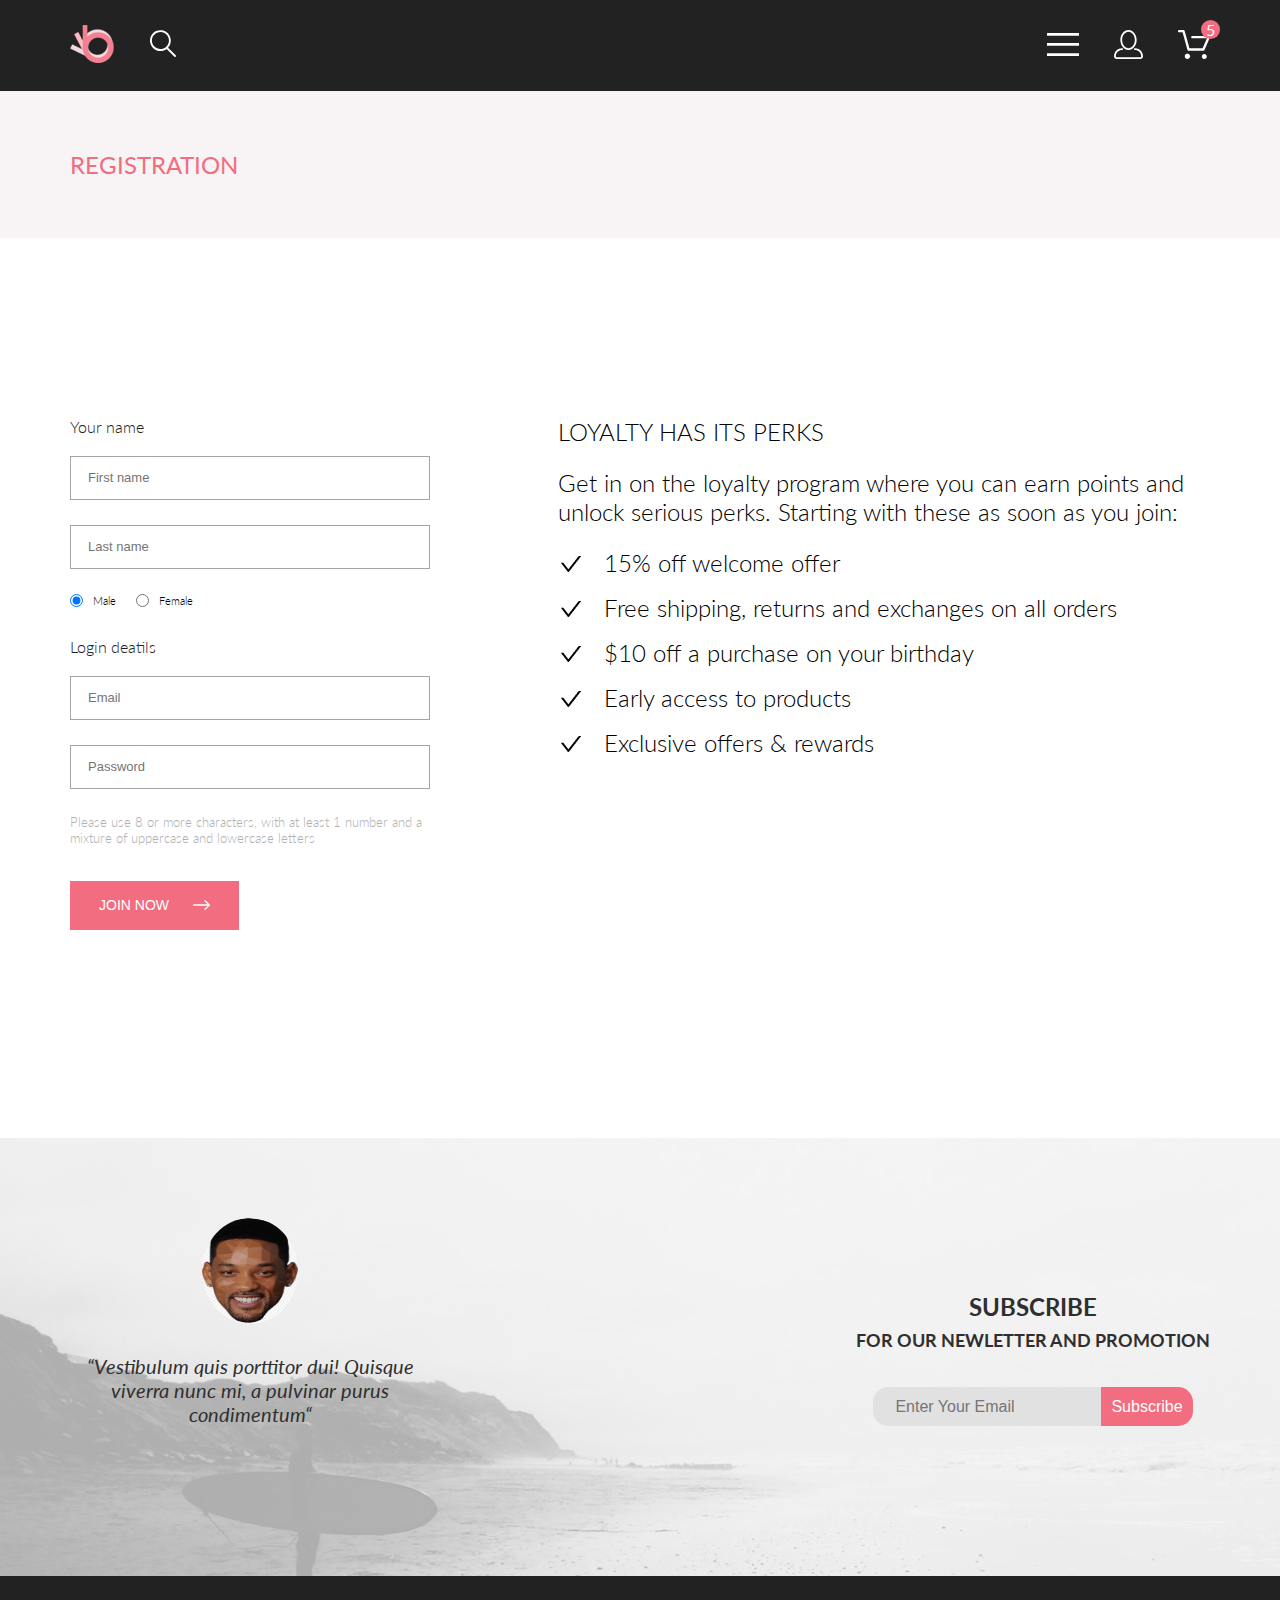
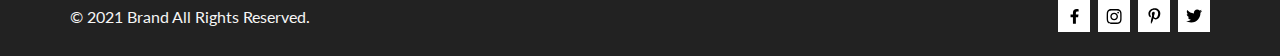
<file: registration.html>
<!DOCTYPE html>
<html lang="en">

<head>
	<meta charset="UTF-8">
	<meta http-equiv="X-UA-Compatible" content="IE=edge">
	<meta name="viewport" content="width=device-width, initial-scale=1.0">
	<title>Sign Up</title>
	<link rel="stylesheet" href="css/style.min.css">
</head>

<body>

	<header class="header">
		<div class="container header-wrap">
			<ul class="header-list">
				<li class="header-list__item">
					<a href="index.html" class="logo"><img src="img/header/logo.png" alt="logo"></a>
				</li>
				<li class="header-list__item">
					<button type="button" class="header-list__item--button">
						<svg width="27" height="28" viewBox="0 0 27 28" xmlns="http://www.w3.org/2000/svg">
							<path
								d="M19.0596 17.6259C20.6713 15.8658 21.6282 13.6048 21.7698 11.2225C21.9113 8.84018 21.2288 6.48173 19.8369 4.54318C18.445 2.60463 16.4285 1.20404 14.126 0.576619C11.8234 -0.0508009 9.3751 0.13316 7.19217 1.09761C5.00923 2.06205 3.22463 3.74825 2.13804 5.87302C1.05145 7.9978 0.729054 10.4318 1.225 12.7661C1.72094 15.1005 3.00501 17.1932 4.86158 18.6927C6.71814 20.1922 9.03413 21.0072 11.4206 21.0009C13.673 21.004 15.8645 20.27 17.6606 18.9109L25.4086 26.7179C25.4941 26.807 25.5965 26.8781 25.7099 26.927C25.8232 26.9759 25.9452 27.0017 26.0686 27.0029C26.1923 27.0033 26.3148 26.9782 26.4283 26.9292C26.5419 26.8801 26.6441 26.8082 26.7286 26.7179C26.9025 26.537 26.9997 26.2958 26.9997 26.0449C26.9997 25.794 26.9025 25.5528 26.7286 25.3719L19.0596 17.6259ZM2.88662 10.5009C2.89946 8.81563 3.41094 7.17187 4.35659 5.77685C5.30224 4.38183 6.63972 3.29801 8.20044 2.662C9.76115 2.02599 11.4752 1.86627 13.1266 2.20298C14.7779 2.53969 16.2926 3.35775 17.4797 4.55404C18.6668 5.75033 19.4732 7.27129 19.7972 8.92519C20.1212 10.5791 19.9483 12.2919 19.3002 13.8476C18.6522 15.4034 17.5581 16.7325 16.1559 17.6674C14.7536 18.6023 13.1059 19.1011 11.4206 19.1009C9.14916 19.0901 6.97482 18.1784 5.37484 16.566C3.77486 14.9537 2.87998 12.7724 2.88662 10.5009Z" />
						</svg>
					</button>
				</li>
			</ul>
			<ul class="header-list">
				<li class="header-list__item header-list__item--burger">
					<details>
						<summary><svg width="32" height="23" viewBox="0 0 32 23" xmlns="http://www.w3.org/2000/svg">
								<path d="M0 23V20.31H32V23H0ZM0 12.76V10.07H32V12.76H0ZM0 2.69V0H32V2.69H0Z" />
							</svg></summary>
						<nav class="side-block">
							<button type="button" class="close-btn">
								<svg width="13" height="13" viewBox="0 0 13 13" xmlns="http://www.w3.org/2000/svg">
									<path
										d="M7.4158 6.00409L11.7158 1.71409C11.9041 1.52579 12.0099 1.27039 12.0099 1.00409C12.0099 0.73779 11.9041 0.482395 11.7158 0.294092C11.5275 0.105788 11.2721 0 11.0058 0C10.7395 0 10.4841 0.105788 10.2958 0.294092L6.0058 4.59409L1.7158 0.294092C1.52749 0.105788 1.2721 -1.9841e-09 1.0058 0C0.739497 1.9841e-09 0.484102 0.105788 0.295798 0.294092C0.107495 0.482395 0.0017066 0.73779 0.0017066 1.00409C0.0017066 1.27039 0.107495 1.52579 0.295798 1.71409L4.5958 6.00409L0.295798 10.2941C0.20207 10.3871 0.127676 10.4977 0.0769072 10.6195C0.0261385 10.7414 0 10.8721 0 11.0041C0 11.1361 0.0261385 11.2668 0.0769072 11.3887C0.127676 11.5105 0.20207 11.6211 0.295798 11.7141C0.388761 11.8078 0.499362 11.8822 0.621222 11.933C0.743081 11.9838 0.873786 12.0099 1.0058 12.0099C1.13781 12.0099 1.26852 11.9838 1.39038 11.933C1.51223 11.8822 1.62284 11.8078 1.7158 11.7141L6.0058 7.41409L10.2958 11.7141C10.3888 11.8078 10.4994 11.8822 10.6212 11.933C10.7431 11.9838 10.8738 12.0099 11.0058 12.0099C11.1378 12.0099 11.2685 11.9838 11.3904 11.933C11.5122 11.8822 11.6228 11.8078 11.7158 11.7141C11.8095 11.6211 11.8839 11.5105 11.9347 11.3887C11.9855 11.2668 12.0116 11.1361 12.0116 11.0041C12.0116 10.8721 11.9855 10.7414 11.9347 10.6195C11.8839 10.4977 11.8095 10.3871 11.7158 10.2941L7.4158 6.00409Z" />
								</svg>
							</button>
							<h3 class="side-block__title">MENU</h3>
							<ul class="side-block__list">
								<li>
									<a class="side-block__list-link" href="#">men</a>
									<ul class="side-block__sublist">
										<li><a class="side-block__sublist-link" href="#">Accessories</a></li>
										<li><a class="side-block__sublist-link" href="#">Bags</a></li>
										<li><a class="side-block__sublist-link" href="#">Denim</a></li>
										<li><a class="side-block__sublist-link" href="#">T-shirts</a></li>
									</ul>
								</li>
								<li>
									<a class="side-block__list-link" href="#">women</a>
									<ul class="side-block__sublist">
										<li><a class="side-block__sublist-link" href="#">Accessories</a></li>
										<li><a class="side-block__sublist-link" href="#">Jackets & Coats</a></li>
										<li><a class="side-block__sublist-link" href="#">Polos</a></li>
										<li><a class="side-block__sublist-link" href="#">T-Shirts</a></li>
										<li><a class="side-block__sublist-link" href="#">Shirts</a></li>
									</ul>
								</li>
								<li>
									<a class="side-block__list-link" href="#">kids</a>
									<ul class="side-block__sublist">
										<li><a class="side-block__sublist-link" href="#">Accessories</a></li>
										<li><a class="side-block__sublist-link" href="#">Jackets & Coats</a></li>
										<li><a class="side-block__sublist-link" href="#">Polos</a></li>
										<li><a class="side-block__sublist-link" href="#">T-Shirts</a></li>
										<li><a class="side-block__sublist-link" href="#">Shirts</a></li>
										<li><a class="side-block__sublist-link" href="#">Bags</a></li>
									</ul>
								</li>
							</ul>
						</nav>
					</details>
				</li>
				<li class="header-list__item header-list__item--user">
					<a href="registration.html">
						<svg width="29" height="29" viewBox="0 0 29 29" xmlns="http://www.w3.org/2000/svg">
							<path
								d="M14.5 19.937C19 19.937 22.656 15.464 22.656 9.968C22.656 4.472 19 0 14.5 0C13.3631 0.0217413 12.2463 0.303398 11.2351 0.823397C10.2239 1.34339 9.34507 2.08794 8.66602 3C7.12663 4.99573 6.30819 7.45381 6.34399 9.974C6.34399 15.465 10 19.937 14.5 19.937ZM14.5 1.813C18 1.813 20.844 5.472 20.844 9.969C20.844 14.466 17.998 18.125 14.5 18.125C11.002 18.125 8.15603 14.465 8.15503 9.969C8.15403 5.473 11 1.813 14.5 1.813ZM20.844 18.125C20.6036 18.125 20.373 18.2205 20.203 18.3905C20.033 18.5605 19.9375 18.7911 19.9375 19.0315C19.9375 19.2719 20.033 19.5025 20.203 19.6725C20.373 19.8425 20.6036 19.938 20.844 19.938C22.526 19.9399 24.1386 20.6088 25.3279 21.7982C26.5172 22.9875 27.1861 24.6 27.188 26.282C27.1875 26.5221 27.0918 26.7523 26.922 26.9221C26.7522 27.0918 26.5221 27.1875 26.282 27.188H2.71997C2.47985 27.1875 2.24975 27.0918 2.07996 26.9221C1.91016 26.7523 1.81449 26.5221 1.81396 26.282C1.81608 24.6001 2.48517 22.9877 3.67444 21.7985C4.86371 20.6092 6.47608 19.9401 8.15796 19.938C8.39824 19.938 8.62868 19.8425 8.79858 19.6726C8.96849 19.5027 9.06396 19.2723 9.06396 19.032C9.06396 18.7917 8.96849 18.5613 8.79858 18.3914C8.62868 18.2215 8.39824 18.126 8.15796 18.126C5.99541 18.1279 3.92201 18.9875 2.39258 20.5164C0.863144 22.0453 0.00264777 24.1185 0 26.281C0.000794067 27.0019 0.287502 27.693 0.797241 28.2027C1.30698 28.7125 1.99811 28.9992 2.71899 29H26.282C27.0027 28.9989 27.6936 28.7121 28.2031 28.2024C28.7126 27.6927 28.9992 27.0017 29 26.281C28.9974 24.1187 28.1372 22.0457 26.6083 20.5168C25.0793 18.9878 23.0063 18.1276 20.844 18.125Z" />
						</svg>
					</a>
				</li>
				<li class="header-list__item header-list__item--cart">
					<a href="cart.html">
						<svg width="32" height="29" viewBox="0 0 32 29" xmlns="http://www.w3.org/2000/svg">
							<path
								d="M26.2009 29C25.5532 28.9738 24.9415 28.6948 24.4972 28.2227C24.0529 27.7506 23.8114 27.1232 23.8245 26.475C23.8376 25.8269 24.1043 25.2097 24.5673 24.7559C25.0303 24.3022 25.6527 24.048 26.301 24.048C26.9493 24.048 27.5717 24.3022 28.0347 24.7559C28.4977 25.2097 28.7644 25.8269 28.7775 26.475C28.7906 27.1232 28.549 27.7506 28.1047 28.2227C27.6604 28.6948 27.0488 28.9738 26.401 29H26.2009ZM6.75293 26.32C6.75293 25.79 6.91011 25.2718 7.20459 24.8311C7.49907 24.3904 7.91764 24.0469 8.40735 23.844C8.89705 23.6412 9.43594 23.5881 9.95581 23.6915C10.4757 23.7949 10.9532 24.0502 11.328 24.425C11.7028 24.7998 11.9581 25.2773 12.0615 25.7972C12.1649 26.317 12.1118 26.8559 11.9089 27.3456C11.7061 27.8353 11.3626 28.2539 10.9219 28.5483C10.4812 28.8428 9.96304 29 9.43298 29C9.08087 29.0003 8.73212 28.9311 8.40674 28.7966C8.08136 28.662 7.78569 28.4646 7.53662 28.2158C7.28755 27.9669 7.09001 27.6713 6.9552 27.3461C6.82039 27.0208 6.75098 26.6721 6.75098 26.32H6.75293ZM10.553 20.686C10.2935 20.6868 10.0409 20.6024 9.83411 20.4457C9.62727 20.2891 9.47758 20.0689 9.40796 19.819L4.57495 2.36401H1.18201C0.868521 2.36401 0.567859 2.23947 0.346191 2.01781C0.124523 1.79614 0 1.49549 0 1.18201C0 0.868519 0.124523 0.567873 0.346191 0.346205C0.567859 0.124537 0.868521 5.81268e-06 1.18201 5.81268e-06H5.46301C5.7225 -0.00080736 5.97504 0.0837201 6.18176 0.240568C6.38848 0.397416 6.53784 0.617884 6.60693 0.868006L11.4399 18.323H24.6179L29.001 8.27501H14.401C14.2428 8.27961 14.0854 8.25242 13.9379 8.19507C13.7904 8.13771 13.6559 8.05134 13.5424 7.94108C13.4288 7.83082 13.3386 7.69891 13.277 7.55315C13.2154 7.40739 13.1836 7.25075 13.1836 7.0925C13.1836 6.93426 13.2154 6.77762 13.277 6.63186C13.3386 6.4861 13.4288 6.35419 13.5424 6.24393C13.6559 6.13367 13.7904 6.0473 13.9379 5.98994C14.0854 5.93259 14.2428 5.90541 14.401 5.91001H30.814C31.0097 5.90996 31.2022 5.95866 31.3744 6.05172C31.5465 6.14478 31.6928 6.27926 31.7999 6.44301C31.9078 6.60729 31.9734 6.79569 31.9908 6.99145C32.0083 7.18721 31.9771 7.38424 31.9 7.565L26.495 19.977C26.4026 20.1876 26.251 20.3668 26.0585 20.4927C25.866 20.6186 25.641 20.6858 25.411 20.686H10.553Z" />
						</svg>
					</a>
				</li>
			</ul>

		</div>
	</header>

	<section class="main-navbar">
		<div class="container main-navbar-wrap">
			<h2 class="main-navbar__title">registration</h2>
			<!-- <ul class="breadcrumbs">
				<li class="breadcrumbs__item"><a href="index.html" class="breadcrumbs__link">home</a></li>
				<li class="breadcrumbs__item"><a href="#" class="breadcrumbs__link">men</a></li>
				<li class="breadcrumbs__item"><a href="#" class="breadcrumbs__link">new arrivals</a></li>
			</ul> -->
		</div>
	</section>

	<main class="main">

		<section class="registration">
			<div class="container registration-wrap">
				<form action="#" class="reg-form">
					<div class="reg-form__name">
						<p>Your name</p>
						<input type="text" placeholder="First name" required>
						<input type="text" placeholder="Last name" required>
					</div>
					<div class="reg-form__sex">
						<input type="radio" name="sex" checked><label for="sex">Male</label>
						<input type="radio" name="sex"><label for="sex">Female</label>
					</div>
					<div class="reg-form__login">
						<p>Login deatils</p>
						<input type="email" placeholder="Email" required>
						<input type="password" placeholder="Password" name="password" required>
						<label for="password">Please use 8 or more characters, with at least 1 number and a mixture of
							uppercase and lowercase letters</label>
					</div>
					<button type="submit" class="reg-form__button">Join now
						<svg width="17" height="10" viewBox="0 0 17 10" xmlns="http://www.w3.org/2000/svg">
							<path fill-rule="evenodd" clip-rule="evenodd"
								d="M11.54 0.208095C11.6058 0.142131 11.684 0.0897967 11.77 0.0540883C11.8561 0.01838 11.9483 0 12.0415 0C12.1347 0 12.2269 0.01838 12.313 0.0540883C12.399 0.0897967 12.4772 0.142131 12.543 0.208095L16.7929 4.458C16.8589 4.5238 16.9112 4.60196 16.9469 4.68802C16.9826 4.77407 17.001 4.86632 17.001 4.95949C17.001 5.05266 16.9826 5.14491 16.9469 5.23097C16.9112 5.31702 16.8589 5.39518 16.7929 5.46098L12.543 9.71089C12.41 9.84389 12.2296 9.91861 12.0415 9.91861C11.8534 9.91861 11.673 9.84389 11.54 9.71089C11.407 9.57788 11.3323 9.39749 11.3323 9.2094C11.3323 9.0213 11.407 8.84091 11.54 8.70791L15.2898 4.95949L11.54 1.21107C11.474 1.14528 11.4217 1.06711 11.386 0.981059C11.3503 0.895005 11.3319 0.802752 11.3319 0.709584C11.3319 0.616415 11.3503 0.524162 11.386 0.438109C11.4217 0.352055 11.474 0.273891 11.54 0.208095V0.208095Z" />
							<path fill-rule="evenodd" clip-rule="evenodd"
								d="M0 4.95948C0 4.77162 0.0746263 4.59146 0.207462 4.45862C0.340297 4.32579 0.52046 4.25116 0.708318 4.25116H15.583C15.7708 4.25116 15.951 4.32579 16.0838 4.45862C16.2167 4.59146 16.2913 4.77162 16.2913 4.95948C16.2913 5.14734 16.2167 5.3275 16.0838 5.46033C15.951 5.59317 15.7708 5.6678 15.583 5.6678H0.708318C0.52046 5.6678 0.340297 5.59317 0.207462 5.46033C0.0746263 5.3275 0 5.14734 0 4.95948Z" />
						</svg>
					</button>
				</form>
				<div class="reg-perks">
					<h2 class="reg-perks__title">LOYALTY HAS ITS PERKS</h2>
					<p class="reg-perks__text">Get in on the loyalty program where you can earn points and unlock serious
						perks. Starting with these as soon as you join:</p>
					<ul class="reg-perks__list">
						<li class="reg-perks__list-item">15% off welcome offer</li>
						<li class="reg-perks__list-item">Free shipping, returns and exchanges on all orders</li>
						<li class="reg-perks__list-item">$10 off a purchase on your birthday</li>
						<li class="reg-perks__list-item">Early access to products</li>
						<li class="reg-perks__list-item">Exclusive offers & rewards</li>
					</ul>
				</div>
			</div>
		</section>

	</main>

	<section class="feedback">
		<h3 class="visibility-hidden">Feedback</h3>
		<div class="container feedback-wrap">
			<div class="feedback-response">
				<img class="feedback-response__image" src="img/feedback/face.jpg" alt="face" width="96" height="106">
				<i class="feedback-response__text">
					“Vestibulum quis porttitor dui! Quisque viverra nunc mi, a pulvinar purus condimentum“
				</i>
			</div>
			<div class="feedback-form">
				<h2 class="feedback-form__title">
					<span>SUBSCRIBE</span><br>FOR OUR NEWLETTER AND PROMOTION
				</h2>
				<input type="email" required class="feedback-form__input" placeholder="Enter Your Email">
				<button type="submit" class="feedback-form__button">Subscribe</button>
			</div>
		</div>
	</section>

	<footer class="footer">
		<div class="container footer-wrap">
			<p class="copyright">
				&copy; 2021 Brand All Rights Reserved.
			</p>
			<ul class="social-box">
				<li class="social-box__item">
					<a href="#" target="_blank">
						<svg width="9" height="15" viewBox="0 0 9 15" xmlns="http://www.w3.org/2000/svg">
							<path
								d="M8.08836 8.28L8.50686 5.61602H5.89022V3.88729C5.89022 3.15847 6.25574 2.44806 7.42765 2.44806H8.61722V0.179975C8.61722 0.179975 7.53772 0 6.50561 0C4.35073 0 2.9422 1.27593 2.9422 3.5857V5.61602H0.546875V8.28H2.9422V14.72H5.89022V8.28H8.08836Z" />
						</svg>
					</a>
				</li>
				<li class="social-box__item">
					<a href="#" target="_blank">
						<svg width="16" height="15" viewBox="0 0 16 15" xmlns="http://www.w3.org/2000/svg">
							<path
								d="M8.13897 3.68159C6.02383 3.68159 4.31774 5.38491 4.31774 7.49663C4.31774 9.60835 6.02383 11.3117 8.13897 11.3117C10.2541 11.3117 11.9602 9.60835 11.9602 7.49663C11.9602 5.38491 10.2541 3.68159 8.13897 3.68159ZM8.13897 9.9769C6.77211 9.9769 5.65467 8.8646 5.65467 7.49663C5.65467 6.12866 6.76878 5.01636 8.13897 5.01636C9.50915 5.01636 10.6233 6.12866 10.6233 7.49663C10.6233 8.8646 9.50583 9.9769 8.13897 9.9769ZM13.0078 3.52554C13.0078 4.02026 12.6087 4.41538 12.1165 4.41538C11.621 4.41538 11.2252 4.01694 11.2252 3.52554C11.2252 3.03413 11.6243 2.63569 12.1165 2.63569C12.6087 2.63569 13.0078 3.03413 13.0078 3.52554ZM15.5386 4.42866C15.4821 3.23667 15.2094 2.18081 14.3347 1.31089C13.4634 0.440967 12.4058 0.168701 11.2119 0.108936C9.9814 0.039209 6.29321 0.039209 5.0627 0.108936C3.8721 0.165381 2.81453 0.437646 1.93987 1.30757C1.06522 2.17749 0.795836 3.23335 0.735973 4.42534C0.666134 5.65386 0.666134 9.33608 0.735973 10.5646C0.79251 11.7566 1.06522 12.8124 1.93987 13.6824C2.81453 14.5523 3.86878 14.8246 5.0627 14.8843C6.29321 14.9541 9.9814 14.9541 11.2119 14.8843C12.4058 14.8279 13.4634 14.5556 14.3347 13.6824C15.2061 12.8124 15.4788 11.7566 15.5386 10.5646C15.6085 9.33608 15.6085 5.65718 15.5386 4.42866ZM13.949 11.8828C13.6895 12.5335 13.1874 13.0349 12.5322 13.2972C11.5511 13.6857 9.22314 13.596 8.13897 13.596C7.05479 13.596 4.72348 13.6824 3.74573 13.2972C3.09389 13.0382 2.59171 12.5369 2.32898 11.8828C1.93987 10.9033 2.02967 8.57905 2.02967 7.49663C2.02967 6.41421 1.9432 4.08667 2.32898 3.1105C2.58838 2.45972 3.09056 1.95835 3.74573 1.69604C4.7268 1.30757 7.05479 1.39722 8.13897 1.39722C9.22314 1.39722 11.5545 1.31089 12.5322 1.69604C13.184 1.95503 13.6862 2.4564 13.949 3.1105C14.3381 4.08999 14.2483 6.41421 14.2483 7.49663C14.2483 8.57905 14.3381 10.9066 13.949 11.8828Z" />
						</svg>
					</a>
				</li>
				<li class="social-box__item">
					<a href="#" target="_blank">
						<svg width="13" height="16" viewBox="0 0 13 16" xmlns="http://www.w3.org/2000/svg">
							<path
								d="M6.74032 0.203125C3.55564 0.203125 0.408203 2.34063 0.408203 5.8C0.408203 8 1.63738 9.25 2.38233 9.25C2.68963 9.25 2.86655 8.3875 2.86655 8.14375C2.86655 7.85313 2.13091 7.23438 2.13091 6.025C2.13091 3.5125 4.03055 1.73125 6.4889 1.73125C8.60271 1.73125 10.1671 2.94062 10.1671 5.1625C10.1671 6.82187 9.50597 9.93437 7.36422 9.93437C6.59133 9.93437 5.93018 9.37187 5.93018 8.56563C5.93018 7.38438 6.74963 6.24062 6.74963 5.02187C6.74963 2.95312 3.835 3.32812 3.835 5.82812C3.835 6.35313 3.90018 6.93437 4.13298 7.4125C3.70463 9.26875 2.82931 12.0344 2.82931 13.9469C2.82931 14.5375 2.91311 15.1188 2.96899 15.7094C3.07452 15.8281 3.02175 15.8156 3.18316 15.7563C4.74757 13.6 4.69169 13.1781 5.3994 10.3562C5.78119 11.0875 6.76826 11.4812 7.55046 11.4812C10.8469 11.4812 12.3275 8.24688 12.3275 5.33125C12.3275 2.22813 9.66427 0.203125 6.74032 0.203125Z" />
						</svg>
					</a>
				</li>
				<li class="social-box__item">
					<a href="#" target="_blank">
						<svg width="17" height="14" viewBox="0 0 17 14" xmlns="http://www.w3.org/2000/svg">
							<path
								d="M14.417 3.74052C14.427 3.88264 14.427 4.0248 14.427 4.16692C14.427 8.50192 11.1498 13.4969 5.15986 13.4969C3.31448 13.4969 1.60022 12.9588 0.158203 12.0248C0.420396 12.0552 0.67247 12.0654 0.944752 12.0654C2.46741 12.0654 3.8691 11.5476 4.98843 10.6644C3.5565 10.6339 2.3565 9.68977 1.94305 8.39027C2.14475 8.4207 2.34642 8.44102 2.5582 8.44102C2.85063 8.44102 3.14308 8.40039 3.41533 8.32936C1.92291 8.02477 0.803551 6.70498 0.803551 5.11108V5.07048C1.23715 5.31414 1.74139 5.46642 2.2758 5.4867C1.39849 4.89786 0.823727 3.8928 0.823727 2.75573C0.823727 2.14661 0.985041 1.58823 1.26741 1.10092C2.87077 3.09077 5.28086 4.39023 7.98334 4.53239C7.93293 4.28873 7.90266 4.03495 7.90266 3.78114C7.90266 1.97402 9.35477 0.501953 11.1598 0.501953C12.0976 0.501953 12.9446 0.897891 13.5396 1.53748C14.2757 1.39536 14.9816 1.12123 15.6068 0.745609C15.3648 1.50705 14.8505 2.14664 14.1749 2.5527C14.8304 2.48167 15.4657 2.29889 16.0505 2.04511C15.6069 2.69483 15.0522 3.27348 14.417 3.74052Z" />
						</svg>
					</a>
				</li>
			</ul>
		</div>
	</footer>

</body>

</html>
</file>
<file: css/style.min.css>
@import url(https://fonts.googleapis.com/css?family=Lato:100,100italic,300,300italic,regular,italic,700,700italic,900,900italic);*{margin:0;padding:0;-webkit-box-sizing:border-box;box-sizing:border-box}@media (min-width: 1180px){main.main{min-height:100vh;display:-webkit-box;display:-ms-flexbox;display:flex;-webkit-box-orient:vertical;-webkit-box-direction:normal;-ms-flex-direction:column;flex-direction:column;-webkit-box-pack:center;-ms-flex-pack:center;justify-content:center}}a{text-decoration:none;color:#000}ul{list-style-type:none}summary{display:block;cursor:pointer}summary::-webkit-details-marker{display:none}button{cursor:pointer;background:none;border:none}.visibility-hidden{position:absolute;height:1px;width:1px;margin:-1px;clip:rect(1px 1px 1px 1px)}body{font-family:"Lato", sans-serif}.container{max-width:1140px;padding:0 20px;margin:0 auto;padding:0}.header{background-color:#222}.header button,.header a,.header summary svg{fill:#fff;-webkit-transition:0.3s ease fill;transition:0.3s ease fill}.header button:hover,.header a:hover,.header summary svg:hover{fill:#f16d7f}.header button:focus,.header a:focus,.header summary svg:focus{outline:none}.header details[open]>summary>svg{fill:#f16d7f}.header-wrap{display:-webkit-box;display:-ms-flexbox;display:flex;-webkit-box-pack:justify;-ms-flex-pack:justify;justify-content:space-between;-webkit-box-align:center;-ms-flex-align:center;align-items:center;padding:25px 0;position:relative}.header-list{display:-webkit-box;display:-ms-flexbox;display:flex;-webkit-box-pack:justify;-ms-flex-pack:justify;justify-content:space-between;-webkit-box-align:center;-ms-flex-align:center;align-items:center}.header-list__item{margin-right:35px}.header-list__item:last-child{margin-right:0}.header-list__item--cart{position:relative}.header-list__item--cart::after{content:"5";position:absolute;top:-10px;right:-10px;height:19px;width:19px;border-radius:50%;background-color:#f16d7f;color:#fff;display:-webkit-box;display:-ms-flexbox;display:flex;-webkit-box-orient:vertical;-webkit-box-direction:normal;-ms-flex-direction:column;flex-direction:column;-webkit-box-pack:center;-ms-flex-pack:center;justify-content:center;-webkit-box-align:center;-ms-flex-align:center;align-items:center}@media (max-width: 1179px){.header-wrap{padding:25px 20px}}@media (max-width: 767px){.header-list__item--burger{margin-right:0}.header-list__item--user,.header-list__item--cart{display:none}}.main-navbar{background-color:#f8f3f4;text-transform:uppercase;padding:59px 0}.main-navbar__title{font-size:24px;line-height:29px;color:#f16d7f;font-weight:400}.main-navbar-wrap{display:-webkit-box;display:-ms-flexbox;display:flex;-webkit-box-pack:justify;-ms-flex-pack:justify;justify-content:space-between;-webkit-box-align:center;-ms-flex-align:center;align-items:center}.breadcrumbs{display:-webkit-box;display:-ms-flexbox;display:flex;-webkit-box-pack:justify;-ms-flex-pack:justify;justify-content:space-between;-webkit-box-align:center;-ms-flex-align:center;align-items:center}.breadcrumbs__item{margin-right:5px}.breadcrumbs__item:last-child{margin-right:0}.breadcrumbs__item:last-child::after{content:""}.breadcrumbs__item:last-child a{color:#f16d7f;font-weight:700}.breadcrumbs__item::after{content:"/";margin-left:5px;color:#636363}.breadcrumbs__link{color:#636363;font-weight:300;font-size:14px;line-height:17px;-webkit-transition:0.3s ease color;transition:0.3s ease color}.breadcrumbs__link:hover{color:#f16d7f}@media (max-width: 1179px){.main-navbar{padding:59px 20px}.main-navbar__title{font-size:20px;line-height:25px}.breadcrumbs__link{font-size:11px;line-height:14px}}@media (max-width: 767px){.main-navbar-wrap{display:-webkit-box;display:-ms-flexbox;display:flex;-webkit-box-orient:vertical;-webkit-box-direction:normal;-ms-flex-direction:column;flex-direction:column;-webkit-box-pack:center;-ms-flex-pack:center;justify-content:center;-webkit-box-align:center;-ms-flex-align:center;align-items:center;gap:32px}}.advantages{background-color:#222;color:#f6f6f6;text-align:center}.advantages-wrap{display:-webkit-box;display:-ms-flexbox;display:flex;-webkit-box-pack:justify;-ms-flex-pack:justify;justify-content:space-between;-webkit-box-align:center;-ms-flex-align:center;align-items:center;gap:30px;padding:100px 0}.advantage-box{background-repeat:no-repeat;background-position:top center;display:-webkit-box;display:-ms-flexbox;display:flex;-webkit-box-orient:vertical;-webkit-box-direction:normal;-ms-flex-direction:column;flex-direction:column;-webkit-box-pack:center;-ms-flex-pack:center;justify-content:center;-webkit-box-align:center;-ms-flex-align:center;align-items:center;padding-top:55px}.advantage-box__title{font-size:20px;line-height:24px;margin-bottom:16px}.advantage-box__text{font-weight:300;font-size:13.972px;line-height:17px}@media (max-width: 1179px){.advantages-wrap{display:-webkit-box;display:-ms-flexbox;display:flex;-webkit-box-orient:vertical;-webkit-box-direction:normal;-ms-flex-direction:column;flex-direction:column;-webkit-box-pack:center;-ms-flex-pack:center;justify-content:center;-webkit-box-align:center;-ms-flex-align:center;align-items:center;gap:20px;padding:80px 220px}}@media (max-width: 767px){.advantages-wrap{padding:70px 40px}}.feedback{background-image:url(../img/feedback/bg.png);background-repeat:no-repeat;background-position:left bottom;background-size:cover;color:#2f2f2f}.feedback-wrap{display:-webkit-box;display:-ms-flexbox;display:flex;-webkit-box-pack:justify;-ms-flex-pack:justify;justify-content:space-between;-webkit-box-align:center;-ms-flex-align:center;align-items:center;-webkit-box-align:end;-ms-flex-align:end;align-items:flex-end;padding:80px 0 150px 0}.feedback-response{display:-webkit-box;display:-ms-flexbox;display:flex;-webkit-box-orient:vertical;-webkit-box-direction:normal;-ms-flex-direction:column;flex-direction:column;-webkit-box-pack:center;-ms-flex-pack:center;justify-content:center;-webkit-box-align:center;-ms-flex-align:center;align-items:center;text-align:center}.feedback-response__image{border-radius:50%;margin-bottom:30px}.feedback-response__text{max-width:360px;font-size:20px;line-height:24px}.feedback-form{text-align:center}.feedback-form__title{font-size:18px;line-height:30px;margin-bottom:32px}.feedback-form__title span{font-size:24px;line-height:37px}.feedback-form__input{font-size:16px;line-height:19px;padding:10px 0 10px 22px;background-color:#e1e1e1;border:none;border-radius:15px 0 0 15px;outline:none}.feedback-form__button{font-size:16px;line-height:19px;padding:10px;color:#fff;background-color:#f16d7f;border-radius:0 15px 15px 0;margin-left:-5px;-webkit-transition:0.3s ease background-color;transition:0.3s ease background-color}.feedback-form__button:hover{background-color:#ed485e}@media (max-width: 1179px){.feedback-wrap{display:-webkit-box;display:-ms-flexbox;display:flex;-webkit-box-orient:vertical;-webkit-box-direction:normal;-ms-flex-direction:column;flex-direction:column;-webkit-box-pack:center;-ms-flex-pack:center;justify-content:center;-webkit-box-align:center;-ms-flex-align:center;align-items:center;gap:48px}}.footer{background-color:#222;padding:24px 0;color:#f6f6f6;font-size:16px;line-height:19px}.footer svg{fill:#000;-webkit-transition:0.3s ease fill;transition:0.3s ease fill}.footer a{display:-webkit-box;display:-ms-flexbox;display:flex;-webkit-box-pack:justify;-ms-flex-pack:justify;justify-content:space-between;-webkit-box-align:center;-ms-flex-align:center;align-items:center;-webkit-box-pack:center;-ms-flex-pack:center;justify-content:center;width:32px;height:32px;background-color:#fff;-webkit-transition:0.3s ease background-color;transition:0.3s ease background-color}.footer a:hover{background-color:#f16d7f}.footer a:hover svg{fill:#fff}.footer-wrap{display:-webkit-box;display:-ms-flexbox;display:flex;-webkit-box-pack:justify;-ms-flex-pack:justify;justify-content:space-between;-webkit-box-align:center;-ms-flex-align:center;align-items:center}.social-box{display:-webkit-box;display:-ms-flexbox;display:flex;-webkit-box-pack:justify;-ms-flex-pack:justify;justify-content:space-between;-webkit-box-align:center;-ms-flex-align:center;align-items:center;gap:8px}@media (max-width: 1179px){.footer{padding:24px 20px}}@media (max-width: 767px){.footer-wrap{display:-webkit-box;display:-ms-flexbox;display:flex;-webkit-box-orient:vertical;-webkit-box-direction:normal;-ms-flex-direction:column;flex-direction:column;-webkit-box-pack:center;-ms-flex-pack:center;justify-content:center;-webkit-box-align:center;-ms-flex-align:center;align-items:center;-ms-flex-direction:column-reverse;flex-direction:column-reverse}.social-box{margin-bottom:20px}}.side-block{z-index:1;position:absolute;top:91px;right:130px;height:686px;width:232px;background-color:#fff;-webkit-box-shadow:4px 4px 27px 6px rgba(34,60,80,0.2);box-shadow:4px 4px 27px 6px rgba(34,60,80,0.2);padding:16px 16px 0 34px;text-align:right;color:#6f6e6e}.side-block .close-btn{cursor:pointer;border:none;background-color:#fff;margin-bottom:9px;fill:#6f6e6e;-webkit-transition:0.25s ease fill;transition:0.25s ease fill}.side-block .close-btn:hover{fill:#f16d7f}.side-block__title{text-align:left;margin-left:2px;color:#000;margin-bottom:20px}.side-block__list{text-align:left}.side-block__list-link{font-size:13px;line-height:15px;font-weight:400;text-transform:uppercase;color:#f16d7f;-webkit-transition:0.25s ease color;transition:0.25s ease color}.side-block__list-link:hover{color:#e21632}.side-block__sublist{margin-left:20px;margin-top:8px}.side-block__sublist li{margin-bottom:9px}.side-block__sublist-link{color:#6f6e6e;font-size:13px;font-weight:400;line-height:15px;-webkit-transition:0.25s ease color;transition:0.25s ease color}.side-block__sublist-link:hover{color:#f16d7f}@media (max-width: 1179px){.side-block{right:0;padding:10px 5px 0 20px;width:185px}}@media (max-width: 767px){.side-block{width:200px;padding:10px 5px 0 30px;height:611px}}.banner{background-color:#f1e4e6}.banner__title{font-size:48px;line-height:58px;font-weight:900;color:#2f2f2f;text-transform:uppercase;border-left:12px solid #f16d7f;padding-left:16px;margin-right:100px}.banner__title span{font-size:32px;line-height:38px;font-weight:700}.banner__title span span{color:#f16d7f}.banner-wrap{background-image:url(../img/homepage/banner-bg.png);background-repeat:no-repeat;background-size:contain;background-position:-100px center;padding:240px 0 330px 0;display:-webkit-box;display:-ms-flexbox;display:flex;-webkit-box-pack:justify;-ms-flex-pack:justify;justify-content:space-between;-webkit-box-align:center;-ms-flex-align:center;align-items:center;-webkit-box-pack:end;-ms-flex-pack:end;justify-content:end}@media (max-width: 1023px){.banner__title{font-size:44px;line-height:52px;margin-right:80px}.banner__title span{font-size:24px;line-height:28px}.banner-wrap{padding:140px 0 170px 0;background-position:-50px center}}@media (max-width: 767px){.banner__title{font-size:38px;line-height:30px;margin-right:0}.banner__title span{font-size:20px;line-height:24px}.banner-wrap{background:none;padding:140px 20px;display:-webkit-box;display:-ms-flexbox;display:flex;-webkit-box-orient:vertical;-webkit-box-direction:normal;-ms-flex-direction:column;flex-direction:column;-webkit-box-pack:center;-ms-flex-pack:center;justify-content:center;-webkit-box-align:center;-ms-flex-align:center;align-items:center}}.categories-wrap{display:-webkit-box;display:-ms-flexbox;display:flex;-webkit-box-pack:justify;-ms-flex-pack:justify;justify-content:space-between;-webkit-box-align:center;-ms-flex-align:center;align-items:center;-ms-flex-wrap:wrap;flex-wrap:wrap;gap:20px;padding:60px 0 90px 0}.category-box{width:360px;height:260px;display:-webkit-box;display:-ms-flexbox;display:flex;-webkit-box-orient:vertical;-webkit-box-direction:normal;-ms-flex-direction:column;flex-direction:column;-webkit-box-pack:center;-ms-flex-pack:center;justify-content:center;-webkit-box-align:center;-ms-flex-align:center;align-items:center;text-align:center;background-repeat:no-repeat;background-size:contain;background-position:center center}.category-box:last-child{width:100%;height:180px;background-size:cover}.category-box__link{font-size:16px;line-height:19px;color:#fff;-webkit-transition:0.3s ease color;transition:0.3s ease color}.category-box__link span{font-size:24px;line-height:29px;font-weight:700;color:#f16d7f;-webkit-transition:0.3s ease color;transition:0.3s ease color}.category-box__link:hover{color:#f16d7f}.category-box__link:hover span{color:#fff}@media (max-width: 1179px){.categories-wrap{padding:20px 0 80px 0;-webkit-box-pack:center;-ms-flex-pack:center;justify-content:center}.category-box{width:232px;height:167px}.category-box:last-child{width:734px;height:116px}}@media (max-width: 767px){.categories-wrap{display:-webkit-box;display:-ms-flexbox;display:flex;-webkit-box-orient:vertical;-webkit-box-direction:normal;-ms-flex-direction:column;flex-direction:column;-webkit-box-pack:center;-ms-flex-pack:center;justify-content:center;-webkit-box-align:center;-ms-flex-align:center;align-items:center;-ms-flex-wrap:nowrap;flex-wrap:nowrap;gap:32px}.category-box{width:343px;height:247px}.category-box:last-child{width:343px;height:116px}}.showcase{text-align:center;padding-bottom:95px}.showcase__title{font-size:30px;line-height:36px;color:#2f2f2f}.showcase__text{font-size:14px;line-height:17px;color:#5d5d5d;margin:6px 0 48px 0}.showcase__link{display:inline-block;color:#f16d7f;padding:15px 40px;background-color:#fff;margin-top:48px;outline:1px solid #f16d7f;-webkit-transition:0.3s ease color,0.3s ease background-color,0.3s ease outline-color;transition:0.3s ease color,0.3s ease background-color,0.3s ease outline-color}.showcase__link:hover{color:#fff;background-color:#f16d7f;outline-color:transparent}.showcase-wrap{display:-webkit-box;display:-ms-flexbox;display:flex;-webkit-box-pack:justify;-ms-flex-pack:justify;justify-content:space-between;-webkit-box-align:center;-ms-flex-align:center;align-items:center;-ms-flex-wrap:wrap;flex-wrap:wrap;gap:30px}.showcase-box{width:360px;height:580px;display:-webkit-box;display:-ms-flexbox;display:flex;-webkit-box-orient:vertical;-webkit-box-direction:normal;-ms-flex-direction:column;flex-direction:column;-webkit-box-pack:center;-ms-flex-pack:center;justify-content:center;-webkit-box-align:center;-ms-flex-align:center;align-items:center;background-color:#f8f8f8;position:relative}.showcase-box__filter{position:absolute;top:0;left:0;width:360px;height:420px;display:-webkit-box;display:-ms-flexbox;display:flex;-webkit-box-orient:vertical;-webkit-box-direction:normal;-ms-flex-direction:column;flex-direction:column;-webkit-box-pack:center;-ms-flex-pack:center;justify-content:center;-webkit-box-align:center;-ms-flex-align:center;align-items:center;background-color:rgba(58,56,56,0.86);opacity:0;-webkit-transition:0.3s ease opacity;transition:0.3s ease opacity}.showcase-box__image{height:420px;width:360px}.showcase-box__button{display:-webkit-box;display:-ms-flexbox;display:flex;-webkit-box-align:center;-ms-flex-align:center;align-items:center;gap:11px;font-size:14px;line-height:17px;color:#fff;fill:#fff;padding:11px 16px;outline:1px solid #fff;-webkit-transform:scale(0);transform:scale(0);-webkit-transition:0.3s ease transform,0.3s ease color,0.3s ease fill,0.3s ease background-color,0.3s ease outline-color;transition:0.3s ease transform,0.3s ease color,0.3s ease fill,0.3s ease background-color,0.3s ease outline-color}.showcase-box__button:hover{color:#f16d7f;fill:#f16d7f;outline-color:transparent;background-color:#e6e6e6}.showcase-box:hover .showcase-box__filter{opacity:1}.showcase-box:hover .showcase-box__button{-webkit-transform:scale(1);transform:scale(1)}.showcase-textblock{display:-webkit-box;display:-ms-flexbox;display:flex;-webkit-box-orient:vertical;-webkit-box-direction:normal;-ms-flex-direction:column;flex-direction:column;-webkit-box-pack:center;-ms-flex-pack:center;justify-content:center;-webkit-box-align:center;-ms-flex-align:center;align-items:center;-webkit-box-pack:justify;-ms-flex-pack:justify;justify-content:space-between;-webkit-box-align:start;-ms-flex-align:start;align-items:flex-start;text-align:left;padding:25px 28px 20px 16px;height:160px}.showcase-textblock__link{font-size:13px;line-height:16px;-webkit-transition:0.3s ease color;transition:0.3s ease color}.showcase-textblock__link:hover{color:#f16d7f}.showcase-textblock__description{font-weight:300;font-size:14px;line-height:17px;color:#5d5d5d;margin:12px 0 18px 0}.showcase-textblock__price{font-size:16px;line-height:19px;color:#f16d7f}@media (max-width: 1179px){.showcase{padding-right:15px;padding-left:15px;padding-bottom:60px}.showcase-wrap{-webkit-box-pack:center;-ms-flex-pack:center;justify-content:center;gap:15px}.showcase-box__filter,.showcase-box__button{display:none}}.showcase-topbar{display:-webkit-box;display:-ms-flexbox;display:flex;-webkit-box-pack:justify;-ms-flex-pack:justify;justify-content:space-between;-webkit-box-align:center;-ms-flex-align:center;align-items:center;-webkit-box-pack:start;-ms-flex-pack:start;justify-content:start;padding:55px 0}.details{width:360px;display:-webkit-box;display:-ms-flexbox;display:flex;-webkit-box-pack:justify;-ms-flex-pack:justify;justify-content:space-between;-webkit-box-align:center;-ms-flex-align:center;align-items:center;margin-top:-42px;margin-right:35px;-webkit-box-pack:start;-ms-flex-pack:start;justify-content:start;-webkit-box-align:start;-ms-flex-align:start;align-items:flex-start;position:relative}summary:focus{outline:none}#filter{font-weight:600;font-size:14px;line-height:17px;text-transform:uppercase;color:#000;fill:#000;margin-bottom:16px;-webkit-transition:0.3s ease color,0.3s ease fill;transition:0.3s ease color,0.3s ease fill}#filter:hover{color:#f16d7f;fill:#f16d7f}#filter svg{margin-left:11px}.showcase-topbar-filter{position:absolute;z-index:1;text-align:left;padding:13px 15px 16px 16px}.showcase-topbar-filter__subtitle{font-size:14px;line-height:17px;color:#6f6e6e;text-transform:uppercase;padding:10px 0 10px 10px;border-bottom:1px solid #ebebeb;border-left:5px solid #f16d7f;-webkit-transition:0.3s ease color;transition:0.3s ease color}.showcase-topbar-filter__subtitle:hover{color:#f16d7f}.showcase-topbar-filter__sublist{margin-bottom:18px}.showcase-topbar-filter__sublist:last-child{margin-bottom:0}.showcase-topbar-filter__sublist ul{padding:15px 0 0 12px}.showcase-topbar-filter__sublist ul li a{display:inline-block;font-size:14px;line-height:17px;color:#6f6e6e;margin-bottom:10px;-webkit-transition:0.3s ease color;transition:0.3s ease color}.showcase-topbar-filter__sublist ul li a:hover{color:#f16d7f}.showcase-topbar-filter__sublist[open] .showcase-topbar-filter__subtitle{color:#f16d7f}.showcase-topbar-filter[open]{background-color:#fff;-webkit-box-shadow:6px 4px 35px rgba(0,0,0,0.21);box-shadow:6px 4px 35px rgba(0,0,0,0.21);width:360px}.showcase-topbar-filter[open] #filter{color:#f16d7f;fill:#f16d7f}.showcase-topbar-sort{display:-webkit-box;display:-ms-flexbox;display:flex;-webkit-box-pack:justify;-ms-flex-pack:justify;justify-content:space-between;-webkit-box-align:center;-ms-flex-align:center;align-items:center}.showcase-topbar-sort details{padding-right:38px;position:relative}.showcase-topbar-sort details[open] summary{color:#f16d7f}.showcase-topbar-sort details[open] summary svg{-webkit-transform:rotate(180deg);transform:rotate(180deg);fill:#f16d7f}.showcase-topbar-sort #price{width:120px;text-align:left}.showcase-topbar-sort summary{font-size:14px;line-height:17px;color:#6f6e6e;text-transform:uppercase;-webkit-transition:0.3s ease color;transition:0.3s ease color}.showcase-topbar-sort summary:hover{color:#f16d7f}.showcase-topbar-sort summary:hover svg{fill:#f16d7f}.showcase-topbar-sort summary svg{fill:#6f6e6e;margin-left:10px;vertical-align:middle;-webkit-transition:0.3s ease fill;transition:0.3s ease fill}.showcase-topbar-sort .sublist{position:absolute;z-index:1;top:30px;background-color:#fff;-webkit-box-shadow:6px 4px 35px rgba(0,0,0,0.21);box-shadow:6px 4px 35px rgba(0,0,0,0.21);padding:7px 15px 11px 9px;text-align:left}.showcase-topbar-sort .sublist__item{margin-bottom:6px}.showcase-topbar-sort .sublist__item:last-child{margin-bottom:0}.showcase-topbar-sort .sublist__item input{border:1px solid #ebebeb}.showcase-topbar-sort .sublist__item label{font-size:14px;line-height:16px;color:#6f6e6e}@media (max-width: 1179px){.showcase-topbar{padding:30px 0}.showcase-topbar-sort summary{font-size:10px}}@media (max-width: 767px){.details{width:30%}.showcase-topbar-filter{padding:8px 10px 11px 10px}.showcase-topbar-filter[open]{width:330px}#filter>span{display:none}#filter>svg{width:37px;height:25px}.showcase-topbar-sort{gap:10px}.showcase-topbar-sort li{width:25%}.showcase-topbar-sort li:first-child{width:50%}.showcase-topbar-sort details{padding-right:0}.showcase-topbar-sort summary svg{display:none}}.pagination{display:-webkit-box;display:-ms-flexbox;display:flex;-webkit-box-pack:justify;-ms-flex-pack:justify;justify-content:space-between;-webkit-box-align:center;-ms-flex-align:center;align-items:center;outline:1px solid #ebebeb;max-width:282px;margin:0 auto;margin-top:48px;padding:12px 16px}.pagination li button{fill:#000;-webkit-transition:0.3s ease fill;transition:0.3s ease fill}.pagination li button:hover{fill:#f16d7f}.pagination li a{font-weight:300;font-size:16px;line-height:19px;color:#5d5d5d;-webkit-transition:0.3s ease color;transition:0.3s ease color}.pagination li a:hover{color:#f16d7f}.pagination li a.active{color:#f16d7f;font-weight:500}.product-slider{background-color:#f7f7f7;display:-webkit-box;display:-ms-flexbox;display:flex;-webkit-box-pack:justify;-ms-flex-pack:justify;justify-content:space-between;-webkit-box-align:center;-ms-flex-align:center;align-items:center;padding-bottom:70px}.product-slider__button{display:-webkit-box;display:-ms-flexbox;display:flex;-webkit-box-orient:vertical;-webkit-box-direction:normal;-ms-flex-direction:column;flex-direction:column;-webkit-box-pack:center;-ms-flex-pack:center;justify-content:center;-webkit-box-align:center;-ms-flex-align:center;align-items:center;width:47px;height:47px;background-color:rgba(42,42,42,0.15);fill:#000;-webkit-transition:0.3s ease fill;transition:0.3s ease fill}.product-slider__button:hover{fill:#f16d7f}@media (max-width: 767px){.product-slider>img{max-width:330px}}.product-info{outline:1px solid #eaeaea;padding:65px 250px;margin-top:-70px;background-color:#fff;text-align:center;margin-bottom:120px}.product-info__collection{font-weight:300;font-size:14px;line-height:17px;color:#f16d7f;text-transform:uppercase}.product-info__name{font-weight:300;font-size:18px;line-height:22px;color:#4d4d4d;text-transform:uppercase;margin-bottom:48px}.product-info__description{font-weight:300;font-size:14px;line-height:17px;color:#5d5d5d;max-width:555px;margin:0 auto;margin-bottom:32px}.product-info__price{font-weight:300;font-size:24px;line-height:29px;color:#f16d7f}.product-info__n1{width:63px;height:3px;background-color:#f16d7f;border:none;margin:12px auto}.product-info__n2{width:640px;height:1px;background-color:#eaeaea;border:none;margin:65px auto}.product-info__sort{display:-webkit-box;display:-ms-flexbox;display:flex;-webkit-box-pack:justify;-ms-flex-pack:justify;justify-content:space-between;-webkit-box-align:center;-ms-flex-align:center;align-items:center;-webkit-box-pack:center;-ms-flex-pack:center;justify-content:center;text-transform:uppercase;font-size:14px;line-height:17px;color:#6f6e6e;gap:23px;margin-bottom:48px}.product-info__sort details{position:relative}.product-info__sort details summary{-webkit-transition:0.3s ease color;transition:0.3s ease color}.product-info__sort details summary:hover{color:#f16d7f}.product-info__sort details summary:hover svg{fill:#f16d7f}.product-info__sort details summary svg{fill:#6f6e6e;margin-left:10px;vertical-align:middle;-webkit-transition:0.3s ease fill;transition:0.3s ease fill}.product-info__sort details .sublist{position:absolute;background-color:#fff;z-index:1;top:20px;-webkit-box-shadow:6px 4px 35px rgba(0,0,0,0.21);box-shadow:6px 4px 35px rgba(0,0,0,0.21);text-align:left;padding:7px 15px 11px 9px;text-transform:none}.product-info__sort details .sublist__item{margin-bottom:6px}.product-info__sort details[open] summary{color:#f16d7f}.product-info__sort details[open] summary svg{fill:#f16d7f;-webkit-transform:rotate(180deg);transform:rotate(180deg)}.product-info__button{font-size:16px;line-height:19px;color:#f16d7f;fill:#f16d7f;outline:1px solid #f16d7f;padding:15px 35px;-webkit-transition:0.3s ease color,0.3s ease fill,0.3s ease background-color,0.3s ease outline-color;transition:0.3s ease color,0.3s ease fill,0.3s ease background-color,0.3s ease outline-color}.product-info__button svg{vertical-align:middle;margin-right:16px}.product-info__button:hover{color:#fff;fill:#fff;background-color:#f16d7f;outline-color:transparent}@media (max-width: 1179px){.product-info{padding:60px 100px}.product-info__n2{width:540px}}@media (max-width: 767px){.product-info{padding:40px 20px}.product-info__n2{width:95%}}.cart-wrap{display:-webkit-box;display:-ms-flexbox;display:flex;-webkit-box-pack:justify;-ms-flex-pack:justify;justify-content:space-between;-webkit-box-align:center;-ms-flex-align:center;align-items:center;-webkit-box-align:start;-ms-flex-align:start;align-items:start;gap:70px;padding:95px 0 120px 0}.item-box{display:-webkit-box;display:-ms-flexbox;display:flex;-webkit-box-orient:vertical;-webkit-box-direction:normal;-ms-flex-direction:column;flex-direction:column;-webkit-box-pack:center;-ms-flex-pack:center;justify-content:center;-webkit-box-align:center;-ms-flex-align:center;align-items:center;-webkit-box-align:start;-ms-flex-align:start;align-items:start;background-repeat:no-repeat;background-size:contain;padding-left:293px;padding-right:120px;width:620px;height:300px;outline:1px solid #e9e9e9;position:relative;margin-bottom:40px;-webkit-transition:0.3s ease box-shadow,0.3s ease transform;transition:0.3s ease box-shadow,0.3s ease transform}.item-box:hover{-webkit-box-shadow:10px 10px 15px 2px rgba(0,0,0,0.25);box-shadow:10px 10px 15px 2px rgba(0,0,0,0.25);-webkit-transform:scale(1.01);transform:scale(1.01)}.item-box__close{position:absolute;top:28px;right:22px;fill:#575757;-webkit-transition:0.3s ease fill;transition:0.3s ease fill}.item-box__close:hover{fill:#f16d7f}.item-box__name{font-size:24px;line-height:29px;font-weight:400;color:#222222;margin-bottom:40px;text-transform:uppercase;-webkit-transition:0.3s ease color;transition:0.3s ease color}.item-box__name:hover{color:#f16d7f}.item-box span{font-size:22px;line-height:26px;color:#575757;margin-bottom:6px}.item-box span span{margin-left:5px}.item-box__price>span{color:#f16d7f}.item-box__quantity>input{width:40px;height:22px;margin-left:5px;text-align:center;outline:none}.cart-goods__buttons{display:-webkit-box;display:-ms-flexbox;display:flex;-webkit-box-pack:justify;-ms-flex-pack:justify;justify-content:space-between;-webkit-box-align:center;-ms-flex-align:center;align-items:center}.cart-goods__buttons button{font-weight:300;font-size:14px;line-height:17px;padding:17px 40px;outline:1px solid #a4a4a4;-webkit-transition:0.3s ease color,0.3s ease background-color,0.3s ease outline-color;transition:0.3s ease color,0.3s ease background-color,0.3s ease outline-color}.cart-goods__buttons button:hover{color:#fff;background-color:#f16d7f;outline-color:transparent}.cart-form{display:-webkit-box;display:-ms-flexbox;display:flex;-webkit-box-orient:vertical;-webkit-box-direction:normal;-ms-flex-direction:column;flex-direction:column;-webkit-box-pack:center;-ms-flex-pack:center;justify-content:center;-webkit-box-align:center;-ms-flex-align:center;align-items:center;gap:55px}.shipping{display:-webkit-box;display:-ms-flexbox;display:flex;-webkit-box-orient:vertical;-webkit-box-direction:normal;-ms-flex-direction:column;flex-direction:column;-webkit-box-pack:center;-ms-flex-pack:center;justify-content:center;-webkit-box-align:center;-ms-flex-align:center;align-items:center;-webkit-box-align:start;-ms-flex-align:start;align-items:start}.shipping__title{font-weight:300;font-size:16px;line-height:19px;color:#222222;margin-bottom:20px}.shipping__input{width:360px;height:45px;padding-left:17px;margin-bottom:20px;font-weight:300;font-size:13px;line-height:16px;color:#222222}.shipping__button{font-weight:300;font-size:11px;line-height:13px;color:#4a4a4a;text-transform:uppercase;padding:12px 14px;outline:1px solid #4a4a4a;-webkit-transition:0.3s ease color,0.3s ease background-color,0.3s ease outline-color;transition:0.3s ease color,0.3s ease background-color,0.3s ease outline-color}.shipping__button:hover{color:#fff;background-color:#f16d7f;outline-color:transparent}.total{width:360px;padding:39px 34px 42px 44px;background-color:#f5f3f3;display:-webkit-box;display:-ms-flexbox;display:flex;-webkit-box-orient:vertical;-webkit-box-direction:normal;-ms-flex-direction:column;flex-direction:column;-webkit-box-pack:center;-ms-flex-pack:center;justify-content:center;-webkit-box-align:center;-ms-flex-align:center;align-items:center;-webkit-box-align:end;-ms-flex-align:end;align-items:end}.total__sub{font-size:11px;line-height:13px;color:#4a4a4a;text-transform:uppercase;margin-bottom:12px}.total__sub span{margin-left:20px}.total__grand{font-weight:300;font-size:16px;line-height:19px;color:#222222;text-transform:uppercase}.total__grand span{margin-left:20px;color:#f16d7f}.total hr{width:275px;height:1px;background-color:#e2e2e2;border:none;margin:21px 0 17px 0}.total__button{font-weight:300;font-size:16px;line-height:19px;color:#ffffff;text-transform:uppercase;padding:15px 37px;background-color:#f16d7f;margin:0 auto;-webkit-transition:0.3s ease box-shadow,0.3s ease transform,0.3s ease background-color;transition:0.3s ease box-shadow,0.3s ease transform,0.3s ease background-color}.total__button:hover{-webkit-transform:scale(0.98);transform:scale(0.98);-webkit-box-shadow:6px 4px 35px rgba(0,0,0,0.21);box-shadow:6px 4px 35px rgba(0,0,0,0.21);background-color:#ef566b}@media (max-width: 1179px){.cart-wrap{display:-webkit-box;display:-ms-flexbox;display:flex;-webkit-box-orient:vertical;-webkit-box-direction:normal;-ms-flex-direction:column;flex-direction:column;-webkit-box-pack:center;-ms-flex-pack:center;justify-content:center;-webkit-box-align:center;-ms-flex-align:center;align-items:center}.cart-form{-webkit-box-orient:horizontal;-webkit-box-direction:normal;-ms-flex-direction:row;flex-direction:row;-webkit-box-pack:center;-ms-flex-pack:center;justify-content:center;-webkit-box-align:center;-ms-flex-align:center;align-items:center;gap:15px}.shipping__input{width:300px}.total{width:320px;padding:30px 25px 33px 36px}.total__button{padding:15px 27px}}@media (max-width: 767px){.cart-wrap{padding:50px 0}.cart-goods__buttons button{font-size:12px;line-height:14px;padding:10px 10px}.cart-list{display:-webkit-box;display:-ms-flexbox;display:flex;-webkit-box-orient:vertical;-webkit-box-direction:normal;-ms-flex-direction:column;flex-direction:column;-webkit-box-pack:center;-ms-flex-pack:center;justify-content:center;-webkit-box-align:center;-ms-flex-align:center;align-items:center}.item-box{width:350px;height:180px;padding:9px 50px 10px 170px;margin:0;margin-bottom:30px}.item-box__close{top:15px;right:12px}.item-box__name{font-size:16px;line-height:19px;margin-bottom:15px}.item-box span{font-size:14px;line-height:17px}.item-box__quantity>input{width:23px;height:14px}.cart-form{display:-webkit-box;display:-ms-flexbox;display:flex;-webkit-box-orient:vertical;-webkit-box-direction:normal;-ms-flex-direction:column;flex-direction:column;-webkit-box-pack:center;-ms-flex-pack:center;justify-content:center;-webkit-box-align:center;-ms-flex-align:center;align-items:center;gap:40px}.shipping__input{width:350px}.total{width:350px}}.registration-wrap{display:-webkit-box;display:-ms-flexbox;display:flex;-webkit-box-pack:justify;-ms-flex-pack:justify;justify-content:space-between;-webkit-box-align:center;-ms-flex-align:center;align-items:center;-webkit-box-align:start;-ms-flex-align:start;align-items:start;padding:65px 0 95px 0;gap:128px}.reg-form{display:-webkit-box;display:-ms-flexbox;display:flex;-webkit-box-orient:vertical;-webkit-box-direction:normal;-ms-flex-direction:column;flex-direction:column;-webkit-box-pack:center;-ms-flex-pack:center;justify-content:center;-webkit-box-align:center;-ms-flex-align:center;align-items:center;-webkit-box-align:start;-ms-flex-align:start;align-items:start}.reg-form input{outline:none;border:1px solid #a4a4a4}.reg-form__name{display:-webkit-box;display:-ms-flexbox;display:flex;-webkit-box-orient:vertical;-webkit-box-direction:normal;-ms-flex-direction:column;flex-direction:column;-webkit-box-pack:center;-ms-flex-pack:center;justify-content:center;-webkit-box-align:center;-ms-flex-align:center;align-items:center;-webkit-box-align:start;-ms-flex-align:start;align-items:start}.reg-form__name p{font-weight:300;font-size:16px;line-height:19px;color:#222222;margin-bottom:20px}.reg-form__name input{font-weight:300;font-size:13px;line-height:16px;color:#b1b1b1;padding:13px 0 13px 17px;width:360px;margin-bottom:25px}.reg-form__sex{display:-webkit-box;display:-ms-flexbox;display:flex;-webkit-box-pack:justify;-ms-flex-pack:justify;justify-content:space-between;-webkit-box-align:center;-ms-flex-align:center;align-items:center;-webkit-box-pack:start;-ms-flex-pack:start;justify-content:start;margin-bottom:30px}.reg-form__sex label{font-weight:300;font-size:11px;line-height:13px;color:#000000;margin-left:10px}.reg-form__sex label:first-of-type{margin-right:20px}.reg-form__login{display:-webkit-box;display:-ms-flexbox;display:flex;-webkit-box-orient:vertical;-webkit-box-direction:normal;-ms-flex-direction:column;flex-direction:column;-webkit-box-pack:center;-ms-flex-pack:center;justify-content:center;-webkit-box-align:center;-ms-flex-align:center;align-items:center;-webkit-box-align:start;-ms-flex-align:start;align-items:start}.reg-form__login p{font-weight:300;font-size:16px;line-height:19px;color:#222222;margin-bottom:20px}.reg-form__login input{font-weight:300;font-size:13px;line-height:16px;color:#b1b1b1;padding:13px 0 13px 17px;width:360px;margin-bottom:25px}.reg-form__login label{font-weight:300;font-size:13px;line-height:16px;color:#b1b1b1;width:360px}.reg-form__button{font-size:14px;line-height:17px;color:#fff;fill:#fff;background-color:#f16d7f;padding:16px 29px;outline:1px solid transparent;text-transform:uppercase;margin-top:35px;-webkit-transition:0.3s ease color,0.3s ease fill,0.3s ease background-color,0.3s ease outline-color;transition:0.3s ease color,0.3s ease fill,0.3s ease background-color,0.3s ease outline-color}.reg-form__button svg{margin-left:20px}.reg-form__button:hover{background-color:#fff;color:#f16d7f;fill:#f16d7f;outline-color:#f16d7f}.reg-perks{display:-webkit-box;display:-ms-flexbox;display:flex;-webkit-box-orient:vertical;-webkit-box-direction:normal;-ms-flex-direction:column;flex-direction:column;-webkit-box-pack:center;-ms-flex-pack:center;justify-content:center;-webkit-box-align:center;-ms-flex-align:center;align-items:center;-webkit-box-align:start;-ms-flex-align:start;align-items:start}.reg-perks__title{font-weight:300;font-size:24px;line-height:29px;margin-bottom:22px;text-transform:uppercase}.reg-perks__text{font-weight:300;font-size:24px;line-height:29px;margin-bottom:22px}.reg-perks__list{padding-left:23px}.reg-perks__list-item{font-weight:300;font-size:24px;line-height:29px;margin-bottom:16px;padding-left:23px}.reg-perks__list-item::marker{content:url(../img/homepage/galka.png)}@media (max-width: 1179px){.registration-wrap{padding:40px 20px 70px 20px;gap:22px}.reg-perks__title{font-weight:300;font-size:16px;line-height:19px}.reg-perks__text{font-weight:300;font-size:16px;line-height:19px}.reg-perks__list-item{font-weight:300;font-size:16px;line-height:19px}}@media (max-width: 767px){.registration-wrap{display:-webkit-box;display:-ms-flexbox;display:flex;-webkit-box-orient:vertical;-webkit-box-direction:normal;-ms-flex-direction:column;flex-direction:column;-webkit-box-pack:center;-ms-flex-pack:center;justify-content:center;-webkit-box-align:center;-ms-flex-align:center;align-items:center;gap:40px}}
</file>
